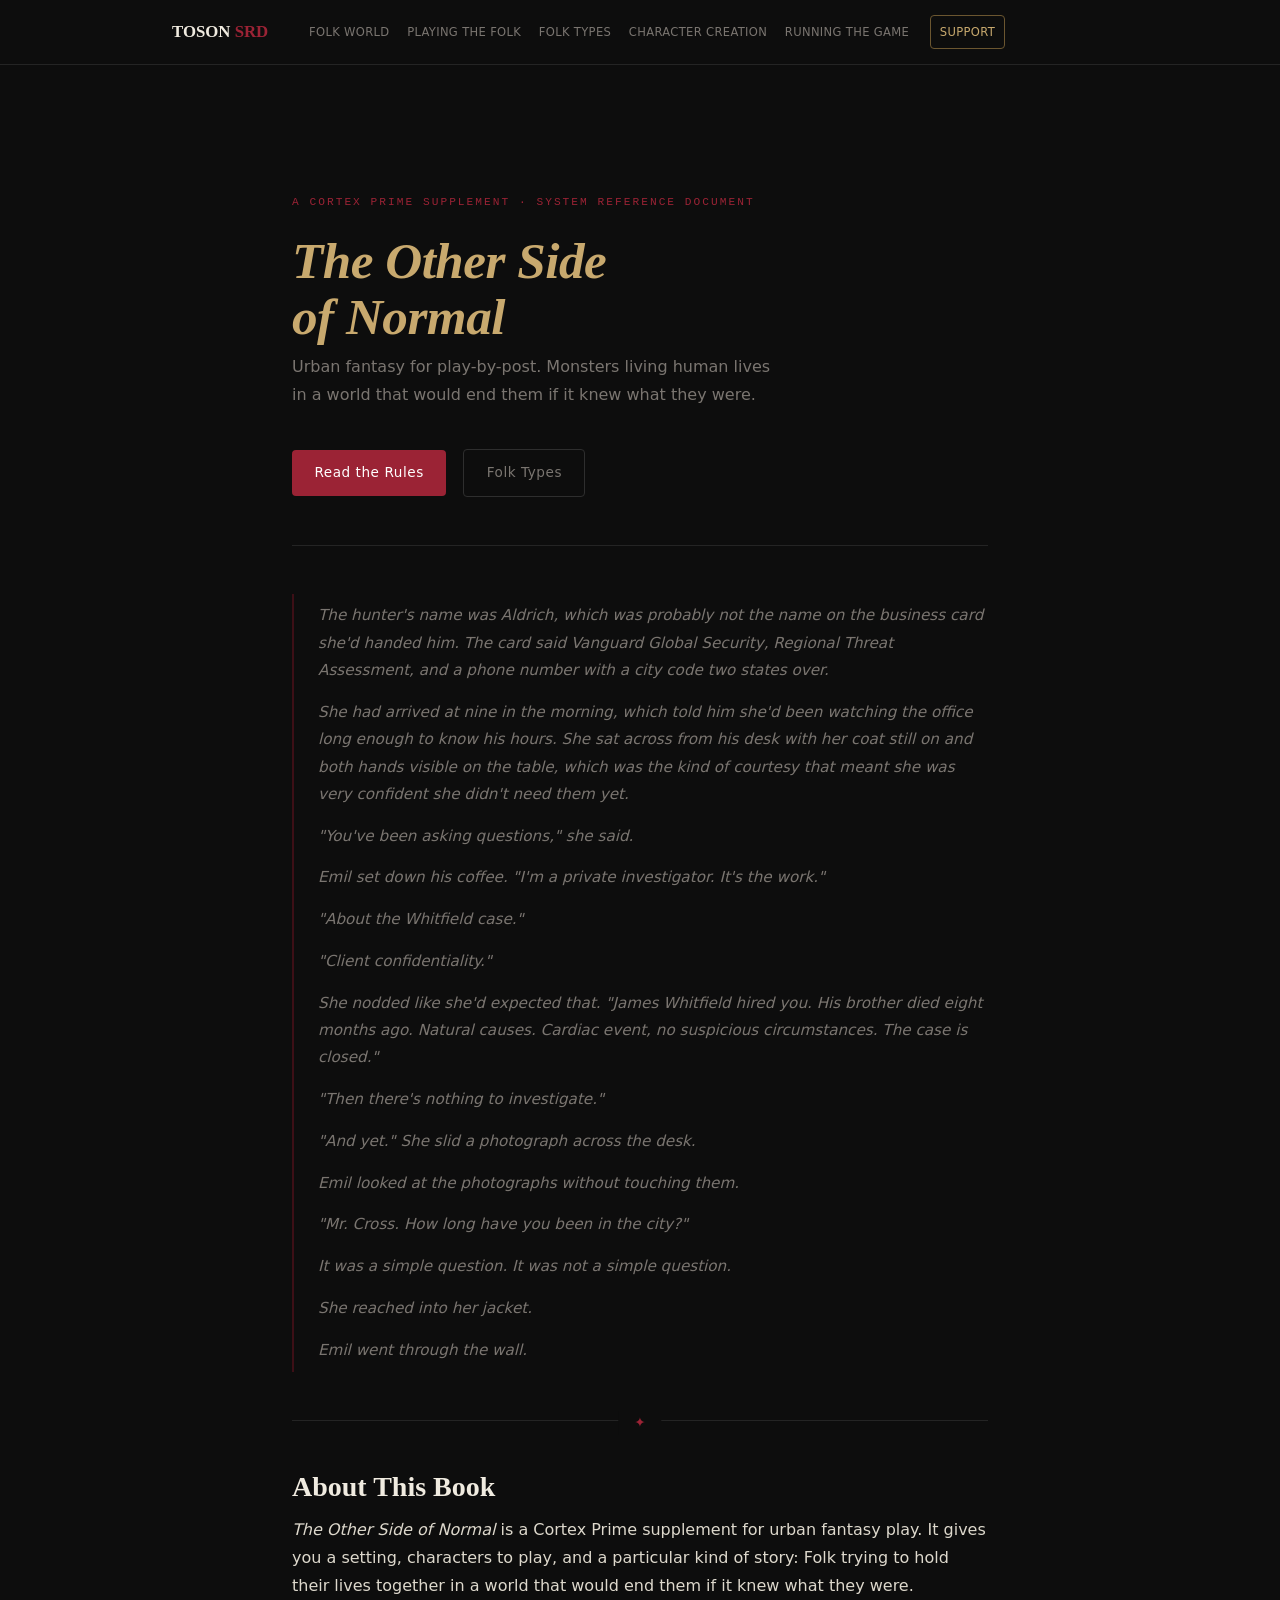
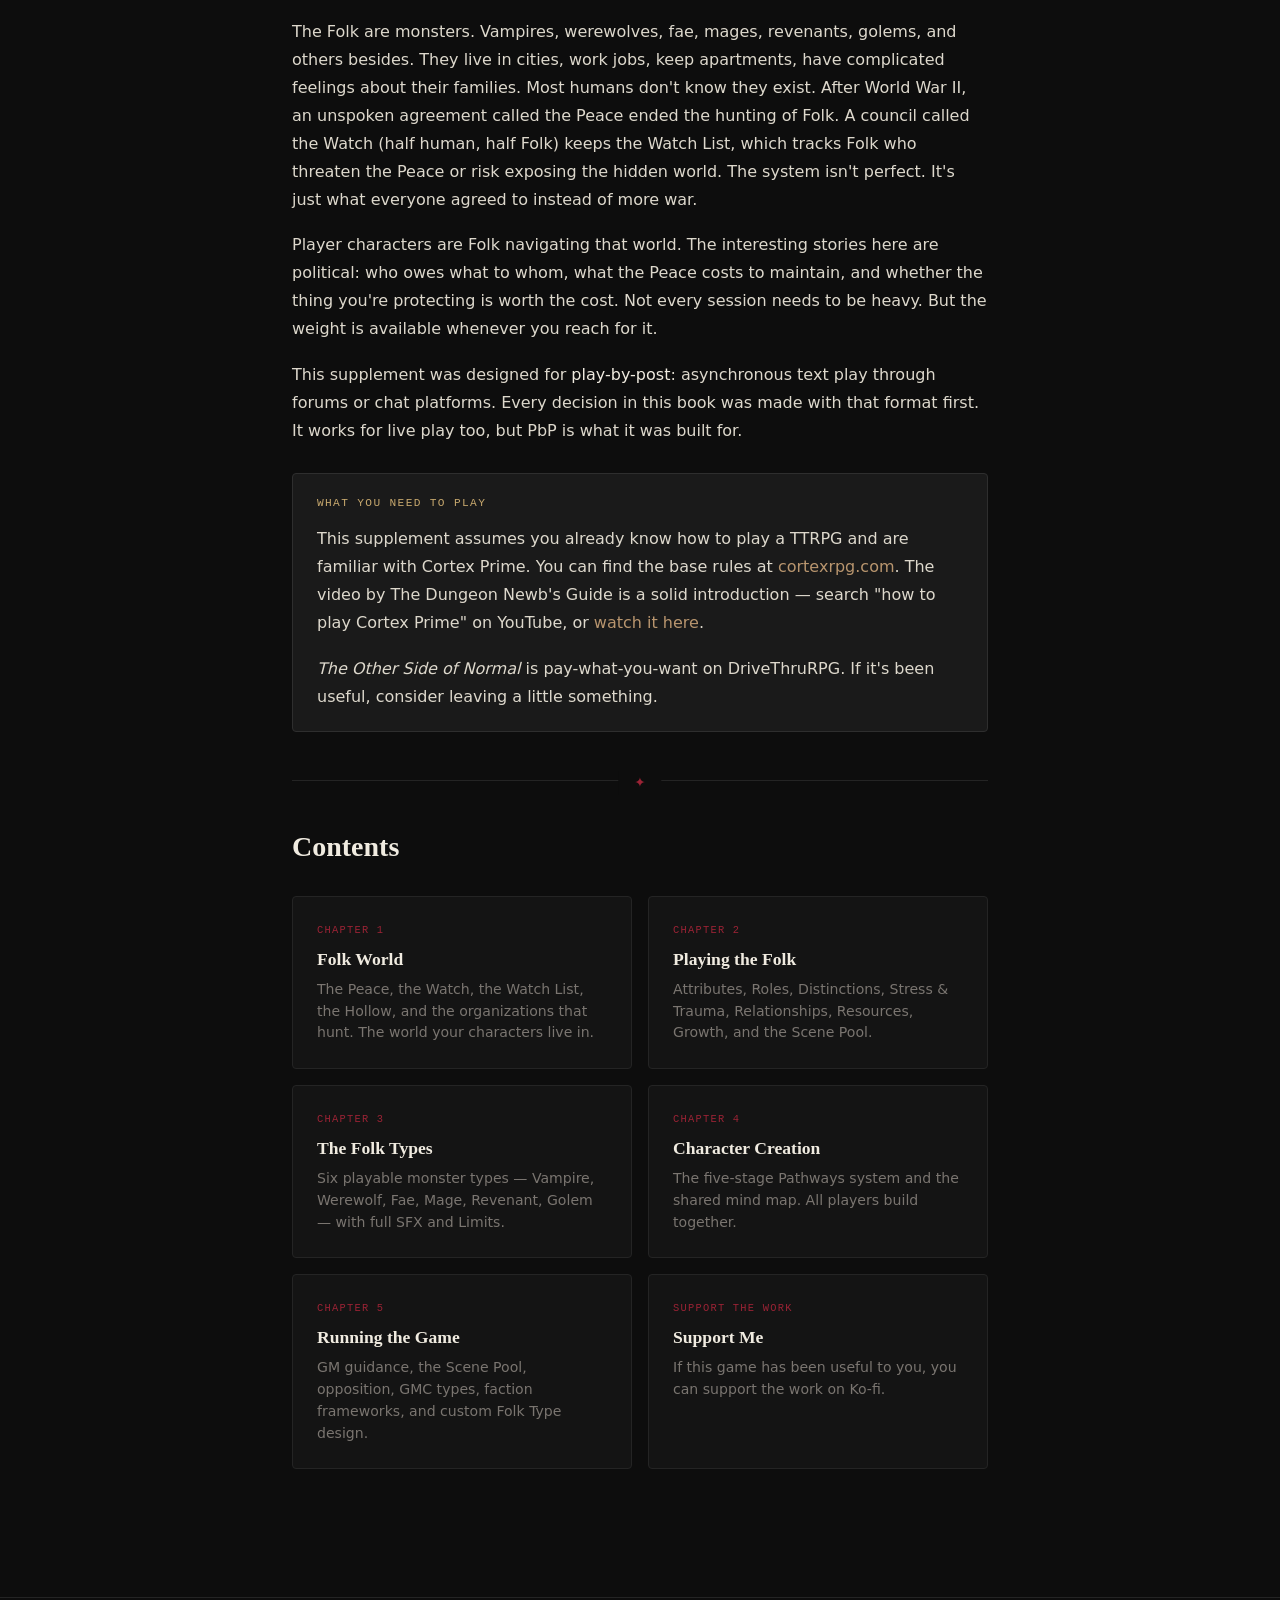
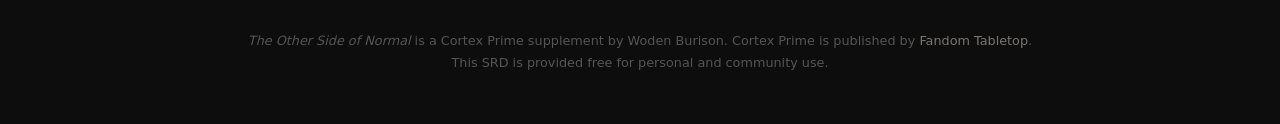
<file: index.html>
<!DOCTYPE html>
<html lang="en">
<head>
  <meta charset="UTF-8">
  <meta name="viewport" content="width=device-width, initial-scale=1.0">
  <title>The Other Side of Normal — SRD</title>
  <meta name="description" content="The free online rules reference for The Other Side of Normal, a Cortex Prime supplement for urban fantasy play.">
  <link rel="stylesheet" href="style.css">
</head>
<body>

<nav class="site-nav">
  <div class="nav-inner">
    <a class="nav-title" href="index.html">TOSON <span>SRD</span></a>
    <ul class="nav-links">
      <li><a href="folk-world.html">Folk World</a></li>
      <li><a href="playing.html">Playing the Folk</a></li>
      <li><a href="folk-types.html">Folk Types</a></li>
      <li><a href="character-creation.html">Character Creation</a></li>
      <li><a href="running.html">Running the Game</a></li>
      <li><a href="support.html" class="support-link">Support</a></li>
    </ul>
  </div>
</nav>

<main>
  <div class="page-wrapper">

    <div class="hero">
      <div class="hero-eyebrow">A Cortex Prime Supplement · System Reference Document</div>
      <h1><em>The Other Side<br>of Normal</em></h1>
      <p class="hero-subtitle">Urban fantasy for play-by-post. Monsters living human lives in a world that would end them if it knew what they were.</p>
      <a href="folk-world.html" class="hero-cta">Read the Rules</a>
      <a href="folk-types.html" class="hero-cta secondary">Folk Types</a>
    </div>

    <section class="section">
      <div class="fiction">
        <p>The hunter's name was Aldrich, which was probably not the name on the business card she'd handed him. The card said Vanguard Global Security, Regional Threat Assessment, and a phone number with a city code two states over.</p>
        <p>She had arrived at nine in the morning, which told him she'd been watching the office long enough to know his hours. She sat across from his desk with her coat still on and both hands visible on the table, which was the kind of courtesy that meant she was very confident she didn't need them yet.</p>
        <p>"You've been asking questions," she said.</p>
        <p>Emil set down his coffee. "I'm a private investigator. It's the work."</p>
        <p>"About the Whitfield case."</p>
        <p>"Client confidentiality."</p>
        <p>She nodded like she'd expected that. "James Whitfield hired you. His brother died eight months ago. Natural causes. Cardiac event, no suspicious circumstances. The case is closed."</p>
        <p>"Then there's nothing to investigate."</p>
        <p>"And yet." She slid a photograph across the desk.</p>
        <p>Emil looked at the photographs without touching them.</p>
        <p>"Mr. Cross. How long have you been in the city?"</p>
        <p>It was a simple question. It was not a simple question.</p>
        <p>She reached into her jacket.</p>
        <p>Emil went through the wall.</p>
      </div>

      <hr class="section-rule">

      <h2>About This Book</h2>

      <p><em>The Other Side of Normal</em> is a Cortex Prime supplement for urban fantasy play. It gives you a setting, characters to play, and a particular kind of story: Folk trying to hold their lives together in a world that would end them if it knew what they were.</p>

      <p>The Folk are monsters. Vampires, werewolves, fae, mages, revenants, golems, and others besides. They live in cities, work jobs, keep apartments, have complicated feelings about their families. Most humans don't know they exist. After World War II, an unspoken agreement called the Peace ended the hunting of Folk. A council called the Watch (half human, half Folk) keeps the Watch List, which tracks Folk who threaten the Peace or risk exposing the hidden world. The system isn't perfect. It's just what everyone agreed to instead of more war.</p>

      <p>Player characters are Folk navigating that world. The interesting stories here are political: who owes what to whom, what the Peace costs to maintain, and whether the thing you're protecting is worth the cost. Not every session needs to be heavy. But the weight is available whenever you reach for it.</p>

      <p>This supplement was designed for <strong>play-by-post</strong>: asynchronous text play through forums or chat platforms. Every decision in this book was made with that format first. It works for live play too, but PbP is what it was built for.</p>

      <div class="callout">
        <div class="callout-title">What You Need to Play</div>
        <p>This supplement assumes you already know how to play a TTRPG and are familiar with Cortex Prime. You can find the base rules at <a href="https://www.cortexrpg.com/compendium/cortex-prime-game-handbook" target="_blank" rel="noopener">cortexrpg.com</a>. The video by The Dungeon Newb's Guide is a solid introduction — search "how to play Cortex Prime" on YouTube, or <a href="https://youtu.be/K3Pnlgls97E?si=82YT9wQ2wCScwO5A" target="_blank" rel="noopener">watch it here</a>.</p>
        <p style="margin-bottom:0"><em>The Other Side of Normal</em> is pay-what-you-want on DriveThruRPG. If it's been useful, consider leaving a little something.</p>
      </div>
    </section>

    <hr class="section-rule">

    <section class="section">
      <h2>Contents</h2>
      <div class="section-cards">
        <a class="section-card" href="folk-world.html">
          <div class="card-eyebrow">Chapter 1</div>
          <h3>Folk World</h3>
          <p>The Peace, the Watch, the Watch List, the Hollow, and the organizations that hunt. The world your characters live in.</p>
        </a>
        <a class="section-card" href="playing.html">
          <div class="card-eyebrow">Chapter 2</div>
          <h3>Playing the Folk</h3>
          <p>Attributes, Roles, Distinctions, Stress & Trauma, Relationships, Resources, Growth, and the Scene Pool.</p>
        </a>
        <a class="section-card" href="folk-types.html">
          <div class="card-eyebrow">Chapter 3</div>
          <h3>The Folk Types</h3>
          <p>Six playable monster types — Vampire, Werewolf, Fae, Mage, Revenant, Golem — with full SFX and Limits.</p>
        </a>
        <a class="section-card" href="character-creation.html">
          <div class="card-eyebrow">Chapter 4</div>
          <h3>Character Creation</h3>
          <p>The five-stage Pathways system and the shared mind map. All players build together.</p>
        </a>
        <a class="section-card" href="running.html">
          <div class="card-eyebrow">Chapter 5</div>
          <h3>Running the Game</h3>
          <p>GM guidance, the Scene Pool, opposition, GMC types, faction frameworks, and custom Folk Type design.</p>
        </a>
        <a class="section-card" href="support.html">
          <div class="card-eyebrow">Support the Work</div>
          <h3>Support Me</h3>
          <p>If this game has been useful to you, you can support the work on Ko-fi.</p>
        </a>
      </div>
    </section>

  </div>
</main>

<footer>
  <p><em>The Other Side of Normal</em> is a Cortex Prime supplement by Woden Burison. Cortex Prime is published by <a href="https://www.cortexrpg.com" target="_blank" rel="noopener">Fandom Tabletop</a>.<br>
  This SRD is provided free for personal and community use.</p>
</footer>

</body>
</html>
</file>
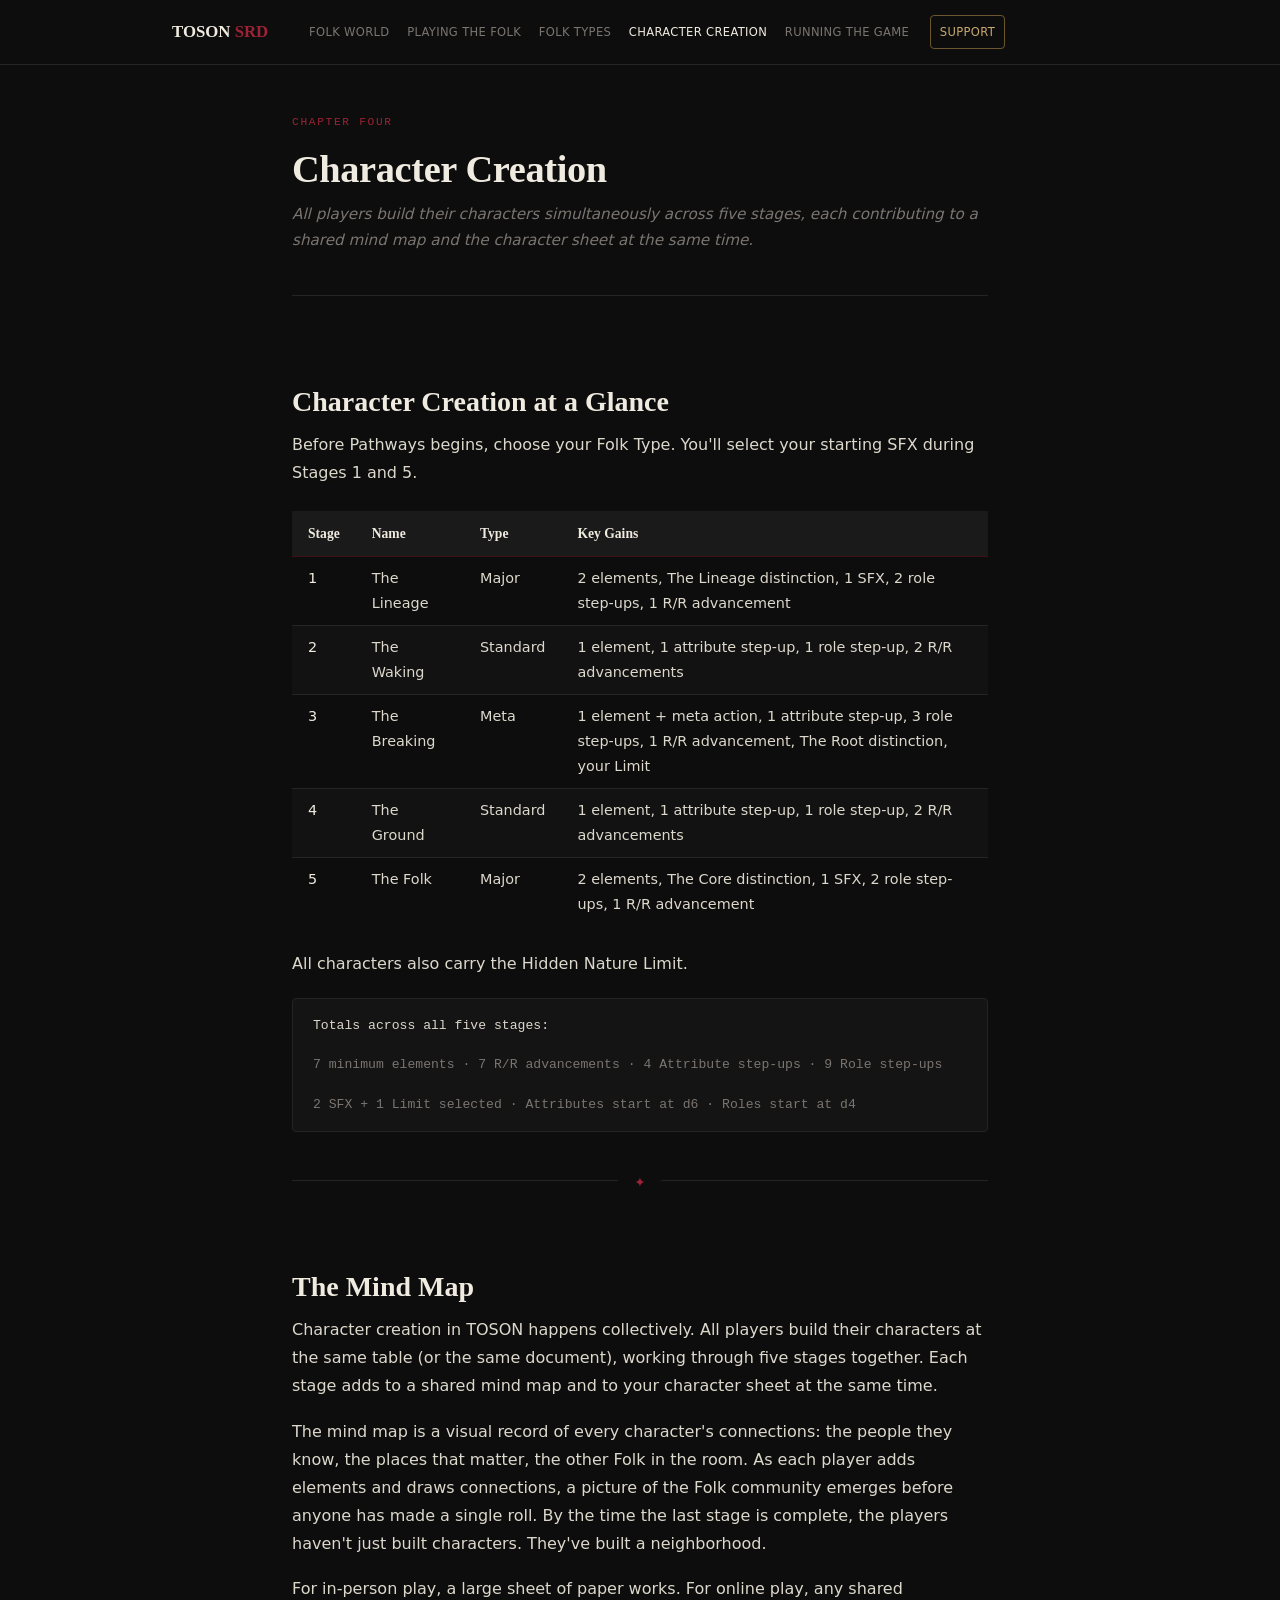
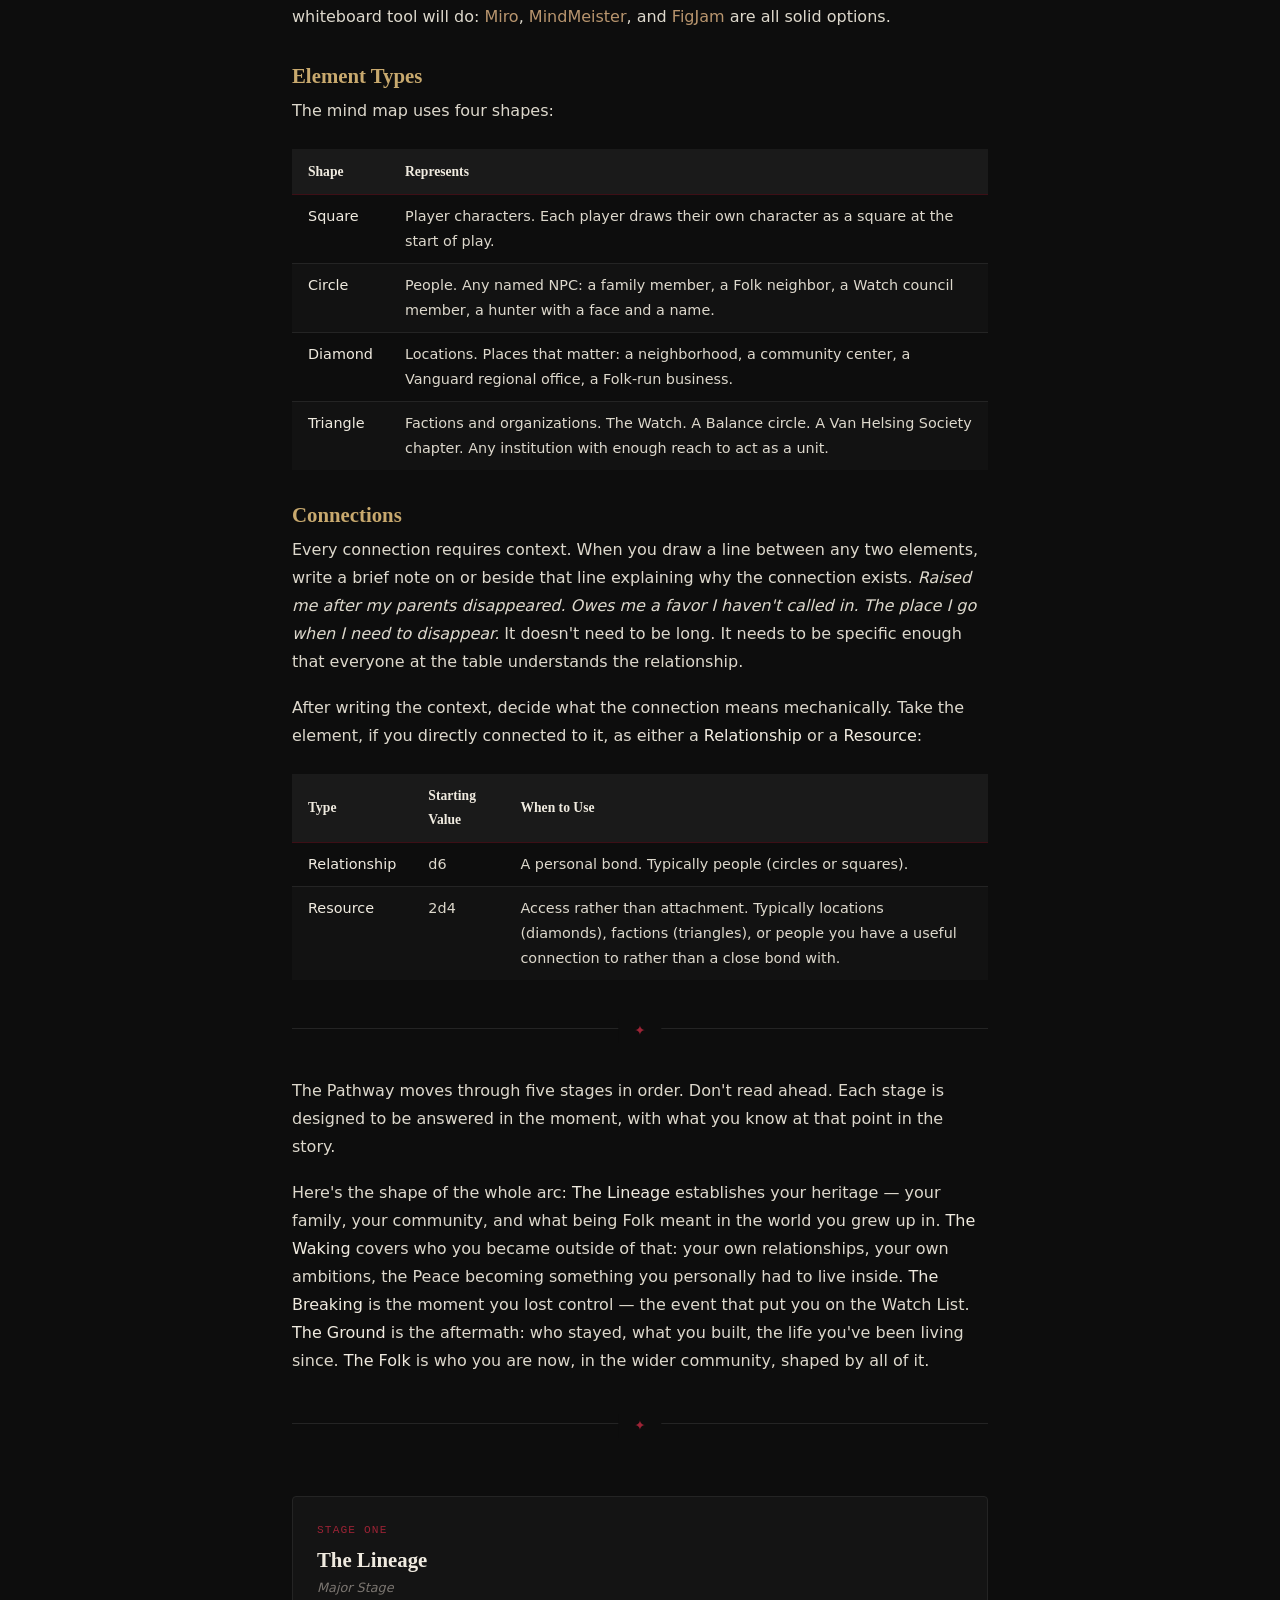
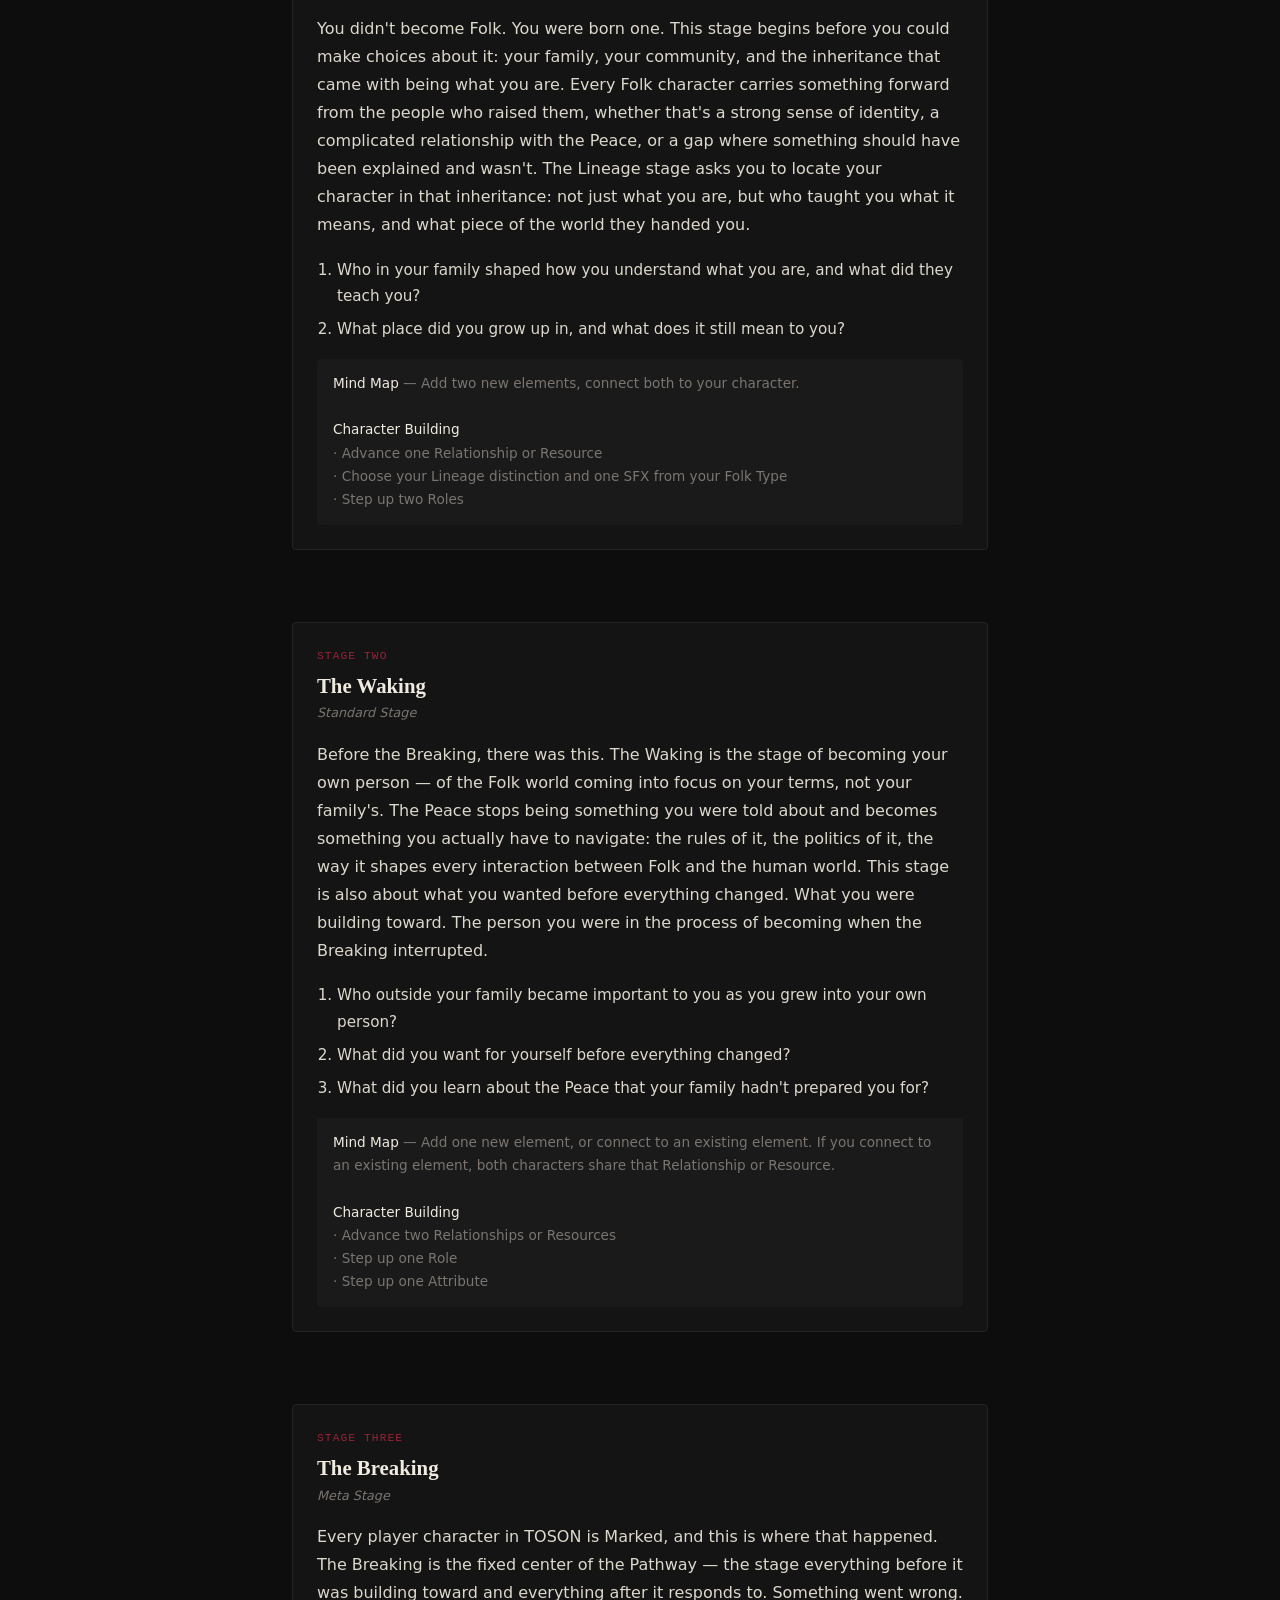
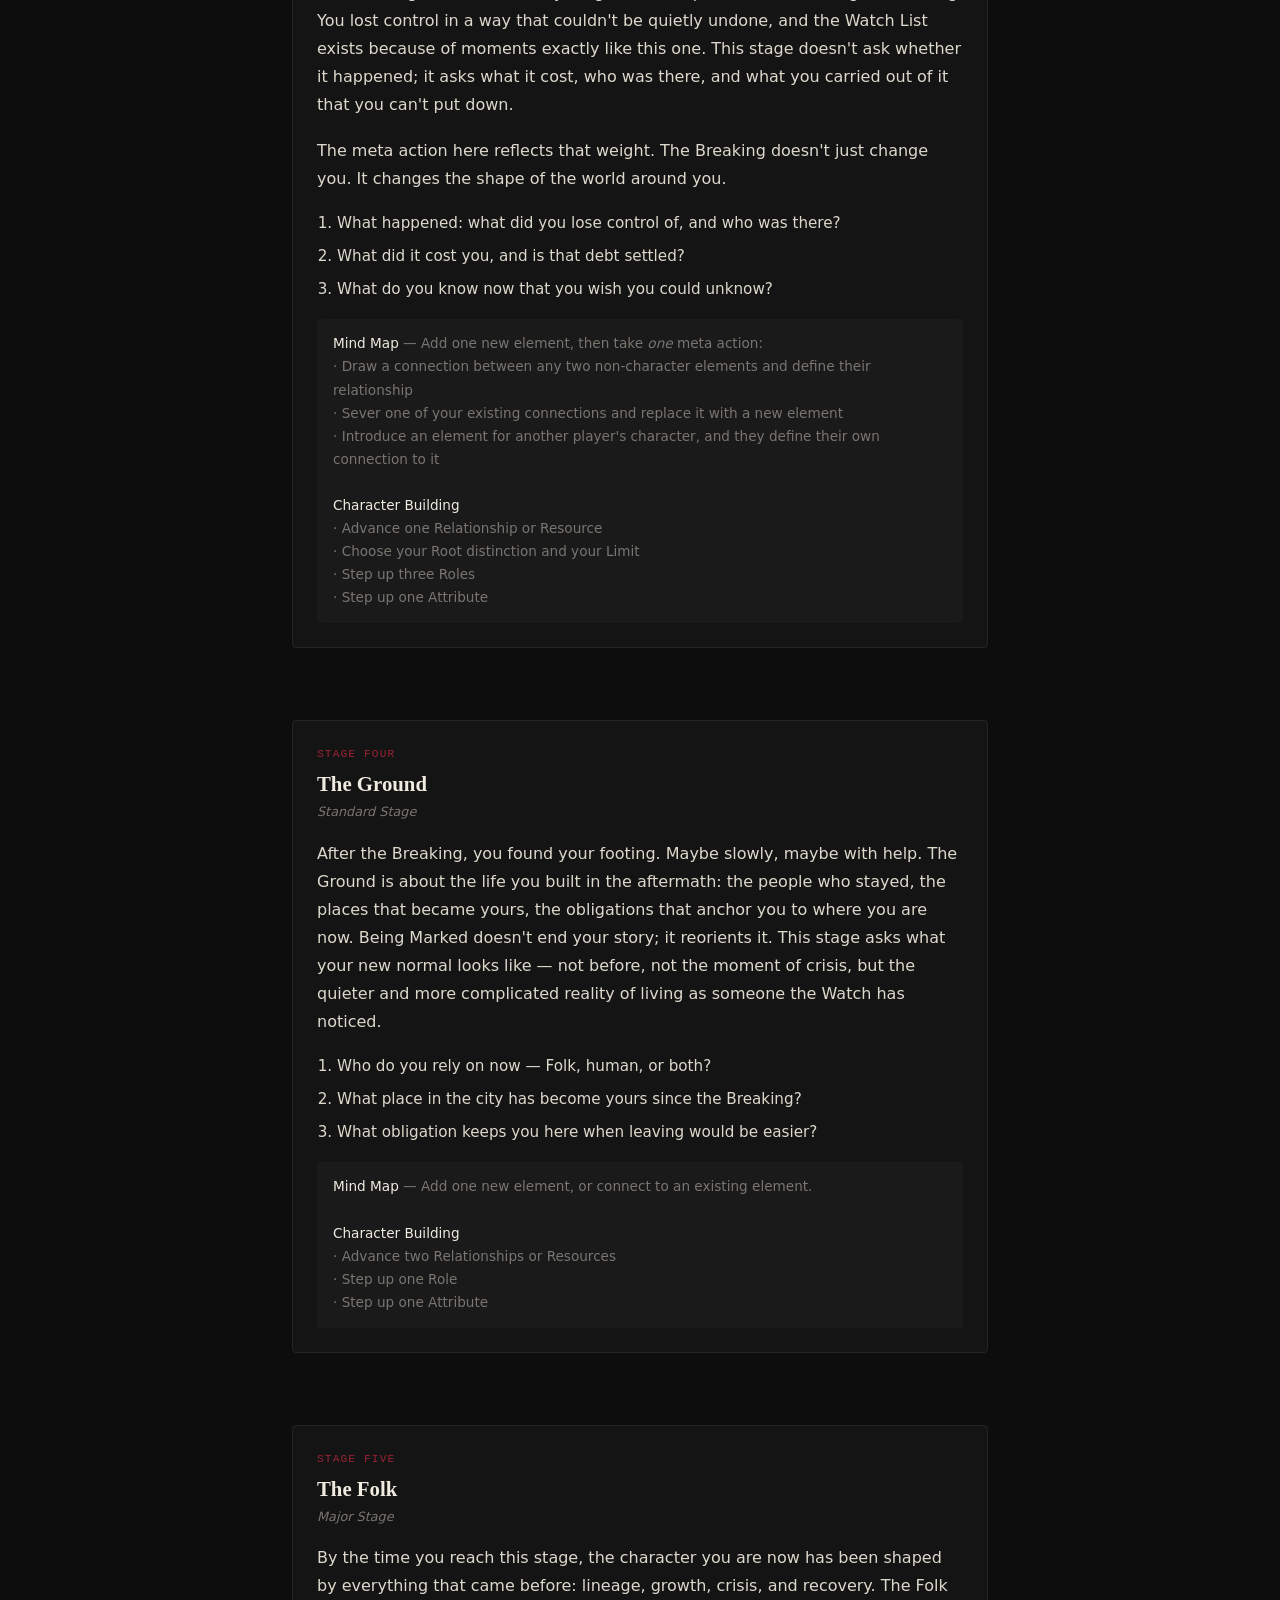
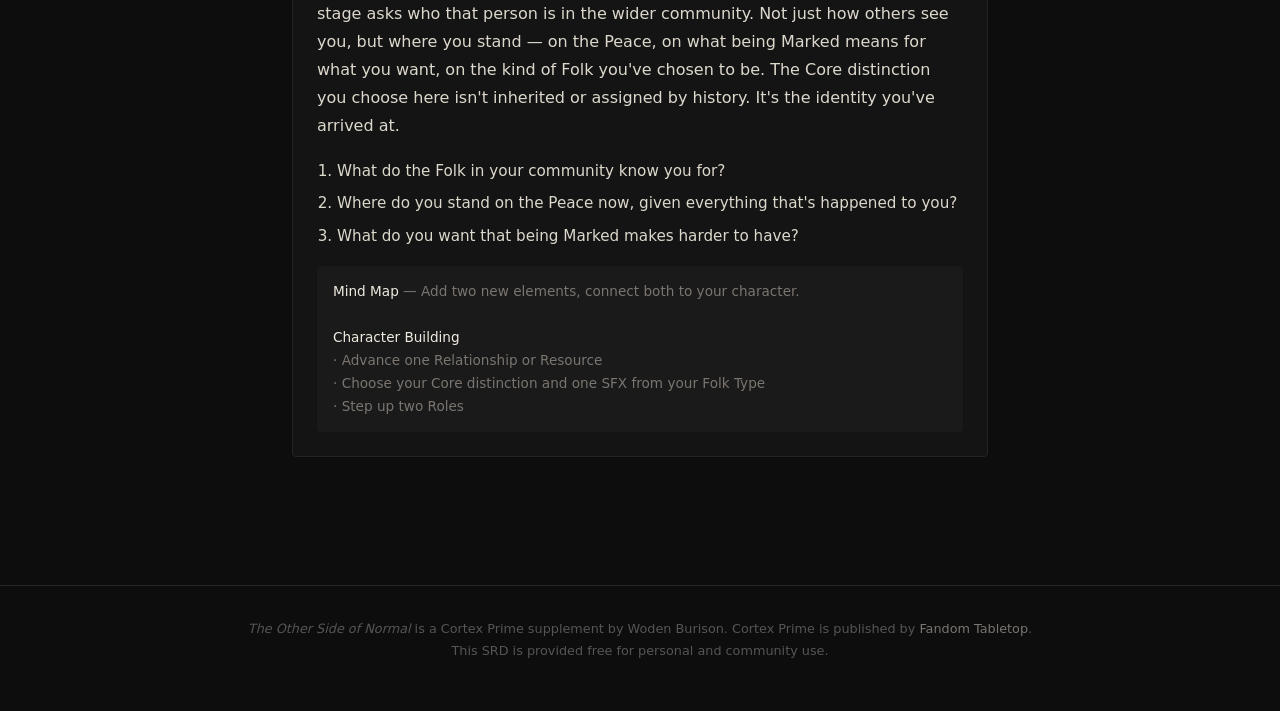
<file: character-creation.html>
<!DOCTYPE html>
<html lang="en">
<head>
  <meta charset="UTF-8">
  <meta name="viewport" content="width=device-width, initial-scale=1.0">
  <title>Character Creation — TOSON SRD</title>
  <meta name="description" content="The five-stage Pathways system and shared mind map for The Other Side of Normal.">
  <link rel="stylesheet" href="style.css">
</head>
<body>

<nav class="site-nav">
  <div class="nav-inner">
    <a class="nav-title" href="index.html">TOSON <span>SRD</span></a>
    <ul class="nav-links">
      <li><a href="folk-world.html">Folk World</a></li>
      <li><a href="playing.html">Playing the Folk</a></li>
      <li><a href="folk-types.html">Folk Types</a></li>
      <li><a href="character-creation.html" class="active">Character Creation</a></li>
      <li><a href="running.html">Running the Game</a></li>
      <li><a href="support.html" class="support-link">Support</a></li>
    </ul>
  </div>
</nav>

<main>
  <div class="page-wrapper">

    <header class="page-header">
      <div class="eyebrow">Chapter Four</div>
      <h1>Character Creation</h1>
      <p class="subtitle">All players build their characters simultaneously across five stages, each contributing to a shared mind map and the character sheet at the same time.</p>
    </header>

    <!-- AT A GLANCE -->
    <section class="section">
      <span id="at-a-glance" class="section-anchor"></span>
      <h2>Character Creation at a Glance</h2>

      <p>Before Pathways begins, choose your Folk Type. You'll select your starting SFX during Stages 1 and 5.</p>

      <div class="table-wrapper">
        <table>
          <thead>
            <tr>
              <th>Stage</th>
              <th>Name</th>
              <th>Type</th>
              <th>Key Gains</th>
            </tr>
          </thead>
          <tbody>
            <tr>
              <td><strong>1</strong></td>
              <td>The Lineage</td>
              <td>Major</td>
              <td>2 elements, The Lineage distinction, 1 SFX, 2 role step-ups, 1 R/R advancement</td>
            </tr>
            <tr>
              <td><strong>2</strong></td>
              <td>The Waking</td>
              <td>Standard</td>
              <td>1 element, 1 attribute step-up, 1 role step-up, 2 R/R advancements</td>
            </tr>
            <tr>
              <td><strong>3</strong></td>
              <td>The Breaking</td>
              <td>Meta</td>
              <td>1 element + meta action, 1 attribute step-up, 3 role step-ups, 1 R/R advancement, The Root distinction, your Limit</td>
            </tr>
            <tr>
              <td><strong>4</strong></td>
              <td>The Ground</td>
              <td>Standard</td>
              <td>1 element, 1 attribute step-up, 1 role step-up, 2 R/R advancements</td>
            </tr>
            <tr>
              <td><strong>5</strong></td>
              <td>The Folk</td>
              <td>Major</td>
              <td>2 elements, The Core distinction, 1 SFX, 2 role step-ups, 1 R/R advancement</td>
            </tr>
          </tbody>
        </table>
      </div>

      <p>All characters also carry the Hidden Nature Limit.</p>

      <div class="mechanic">
        <p><strong>Totals across all five stages:</strong></p>
        <p>7 minimum elements · 7 R/R advancements · 4 Attribute step-ups · 9 Role step-ups</p>
        <p style="margin-bottom:0">2 SFX + 1 Limit selected · Attributes start at d6 · Roles start at d4</p>
      </div>
    </section>

    <hr class="section-rule">

    <!-- THE MIND MAP -->
    <section class="section">
      <span id="mind-map" class="section-anchor"></span>
      <h2>The Mind Map</h2>
      <p>Character creation in TOSON happens collectively. All players build their characters at the same table (or the same document), working through five stages together. Each stage adds to a shared mind map and to your character sheet at the same time.</p>

      <p>The mind map is a visual record of every character's connections: the people they know, the places that matter, the other Folk in the room. As each player adds elements and draws connections, a picture of the Folk community emerges before anyone has made a single roll. By the time the last stage is complete, the players haven't just built characters. They've built a neighborhood.</p>

      <p>For in-person play, a large sheet of paper works. For online play, any shared whiteboard tool will do: <a href="https://miro.com" target="_blank" rel="noopener">Miro</a>, <a href="https://www.mindmeister.com" target="_blank" rel="noopener">MindMeister</a>, and <a href="https://www.figma.com/figjam/" target="_blank" rel="noopener">FigJam</a> are all solid options.</p>

      <h3>Element Types</h3>
      <p>The mind map uses four shapes:</p>

      <div class="table-wrapper">
        <table>
          <thead>
            <tr>
              <th>Shape</th>
              <th>Represents</th>
            </tr>
          </thead>
          <tbody>
            <tr>
              <td><strong>Square</strong></td>
              <td>Player characters. Each player draws their own character as a square at the start of play.</td>
            </tr>
            <tr>
              <td><strong>Circle</strong></td>
              <td>People. Any named NPC: a family member, a Folk neighbor, a Watch council member, a hunter with a face and a name.</td>
            </tr>
            <tr>
              <td><strong>Diamond</strong></td>
              <td>Locations. Places that matter: a neighborhood, a community center, a Vanguard regional office, a Folk-run business.</td>
            </tr>
            <tr>
              <td><strong>Triangle</strong></td>
              <td>Factions and organizations. The Watch. A Balance circle. A Van Helsing Society chapter. Any institution with enough reach to act as a unit.</td>
            </tr>
          </tbody>
        </table>
      </div>

      <h3>Connections</h3>
      <p>Every connection requires context. When you draw a line between any two elements, write a brief note on or beside that line explaining why the connection exists. <em>Raised me after my parents disappeared. Owes me a favor I haven't called in. The place I go when I need to disappear.</em> It doesn't need to be long. It needs to be specific enough that everyone at the table understands the relationship.</p>

      <p>After writing the context, decide what the connection means mechanically. Take the element, if you directly connected to it, as either a <strong>Relationship</strong> or a <strong>Resource</strong>:</p>

      <div class="table-wrapper">
        <table>
          <thead>
            <tr>
              <th>Type</th>
              <th>Starting Value</th>
              <th>When to Use</th>
            </tr>
          </thead>
          <tbody>
            <tr>
              <td><strong>Relationship</strong></td>
              <td>d6</td>
              <td>A personal bond. Typically people (circles or squares).</td>
            </tr>
            <tr>
              <td><strong>Resource</strong></td>
              <td>2d4</td>
              <td>Access rather than attachment. Typically locations (diamonds), factions (triangles), or people you have a useful connection to rather than a close bond with.</td>
            </tr>
          </tbody>
        </table>
      </div>

      <hr class="section-rule">

      <p>The Pathway moves through five stages in order. Don't read ahead. Each stage is designed to be answered in the moment, with what you know at that point in the story.</p>

      <p>Here's the shape of the whole arc: <strong>The Lineage</strong> establishes your heritage — your family, your community, and what being Folk meant in the world you grew up in. <strong>The Waking</strong> covers who you became outside of that: your own relationships, your own ambitions, the Peace becoming something you personally had to live inside. <strong>The Breaking</strong> is the moment you lost control — the event that put you on the Watch List. <strong>The Ground</strong> is the aftermath: who stayed, what you built, the life you've been living since. <strong>The Folk</strong> is who you are now, in the wider community, shaped by all of it.</p>
    </section>

    <hr class="section-rule">

    <!-- STAGE 1 -->
    <section class="section">
      <span id="stage-1" class="section-anchor"></span>

      <div class="pathway-stage">
        <div class="stage-label">Stage One</div>
        <h3>The Lineage</h3>
        <div class="stage-type">Major Stage</div>
        <p>You didn't become Folk. You were born one. This stage begins before you could make choices about it: your family, your community, and the inheritance that came with being what you are. Every Folk character carries something forward from the people who raised them, whether that's a strong sense of identity, a complicated relationship with the Peace, or a gap where something should have been explained and wasn't. The Lineage stage asks you to locate your character in that inheritance: not just what you are, but who taught you what it means, and what piece of the world they handed you.</p>

        <ol>
          <li>Who in your family shaped how you understand what you are, and what did they teach you?</li>
          <li>What place did you grow up in, and what does it still mean to you?</li>
        </ol>

        <div class="pathway-mechanics">
          <strong>Mind Map</strong> — Add two new elements, connect both to your character.<br><br>
          <strong>Character Building</strong><br>
          · Advance one Relationship or Resource<br>
          · Choose your Lineage distinction and one SFX from your Folk Type<br>
          · Step up two Roles
        </div>
      </div>
    </section>

    <!-- STAGE 2 -->
    <section class="section">
      <span id="stage-2" class="section-anchor"></span>

      <div class="pathway-stage">
        <div class="stage-label">Stage Two</div>
        <h3>The Waking</h3>
        <div class="stage-type">Standard Stage</div>
        <p>Before the Breaking, there was this. The Waking is the stage of becoming your own person — of the Folk world coming into focus on your terms, not your family's. The Peace stops being something you were told about and becomes something you actually have to navigate: the rules of it, the politics of it, the way it shapes every interaction between Folk and the human world. This stage is also about what you wanted before everything changed. What you were building toward. The person you were in the process of becoming when the Breaking interrupted.</p>

        <ol>
          <li>Who outside your family became important to you as you grew into your own person?</li>
          <li>What did you want for yourself before everything changed?</li>
          <li>What did you learn about the Peace that your family hadn't prepared you for?</li>
        </ol>

        <div class="pathway-mechanics">
          <strong>Mind Map</strong> — Add one new element, or connect to an existing element. If you connect to an existing element, both characters share that Relationship or Resource.<br><br>
          <strong>Character Building</strong><br>
          · Advance two Relationships or Resources<br>
          · Step up one Role<br>
          · Step up one Attribute
        </div>
      </div>
    </section>

    <!-- STAGE 3 -->
    <section class="section">
      <span id="stage-3" class="section-anchor"></span>

      <div class="pathway-stage">
        <div class="stage-label">Stage Three</div>
        <h3>The Breaking</h3>
        <div class="stage-type">Meta Stage</div>
        <p>Every player character in TOSON is Marked, and this is where that happened. The Breaking is the fixed center of the Pathway — the stage everything before it was building toward and everything after it responds to. Something went wrong. You lost control in a way that couldn't be quietly undone, and the Watch List exists because of moments exactly like this one. This stage doesn't ask whether it happened; it asks what it cost, who was there, and what you carried out of it that you can't put down.</p>
        <p>The meta action here reflects that weight. The Breaking doesn't just change you. It changes the shape of the world around you.</p>

        <ol>
          <li>What happened: what did you lose control of, and who was there?</li>
          <li>What did it cost you, and is that debt settled?</li>
          <li>What do you know now that you wish you could unknow?</li>
        </ol>

        <div class="pathway-mechanics">
          <strong>Mind Map</strong> — Add one new element, then take <em>one</em> meta action:<br>
          · Draw a connection between any two non-character elements and define their relationship<br>
          · Sever one of your existing connections and replace it with a new element<br>
          · Introduce an element for another player's character, and they define their own connection to it<br><br>
          <strong>Character Building</strong><br>
          · Advance one Relationship or Resource<br>
          · Choose your Root distinction and your Limit<br>
          · Step up three Roles<br>
          · Step up one Attribute
        </div>
      </div>
    </section>

    <!-- STAGE 4 -->
    <section class="section">
      <span id="stage-4" class="section-anchor"></span>

      <div class="pathway-stage">
        <div class="stage-label">Stage Four</div>
        <h3>The Ground</h3>
        <div class="stage-type">Standard Stage</div>
        <p>After the Breaking, you found your footing. Maybe slowly, maybe with help. The Ground is about the life you built in the aftermath: the people who stayed, the places that became yours, the obligations that anchor you to where you are now. Being Marked doesn't end your story; it reorients it. This stage asks what your new normal looks like — not before, not the moment of crisis, but the quieter and more complicated reality of living as someone the Watch has noticed.</p>

        <ol>
          <li>Who do you rely on now — Folk, human, or both?</li>
          <li>What place in the city has become yours since the Breaking?</li>
          <li>What obligation keeps you here when leaving would be easier?</li>
        </ol>

        <div class="pathway-mechanics">
          <strong>Mind Map</strong> — Add one new element, or connect to an existing element.<br><br>
          <strong>Character Building</strong><br>
          · Advance two Relationships or Resources<br>
          · Step up one Role<br>
          · Step up one Attribute
        </div>
      </div>
    </section>

    <!-- STAGE 5 -->
    <section class="section">
      <span id="stage-5" class="section-anchor"></span>

      <div class="pathway-stage">
        <div class="stage-label">Stage Five</div>
        <h3>The Folk</h3>
        <div class="stage-type">Major Stage</div>
        <p>By the time you reach this stage, the character you are now has been shaped by everything that came before: lineage, growth, crisis, and recovery. The Folk stage asks who that person is in the wider community. Not just how others see you, but where you stand — on the Peace, on what being Marked means for what you want, on the kind of Folk you've chosen to be. The Core distinction you choose here isn't inherited or assigned by history. It's the identity you've arrived at.</p>

        <ol>
          <li>What do the Folk in your community know you for?</li>
          <li>Where do you stand on the Peace now, given everything that's happened to you?</li>
          <li>What do you want that being Marked makes harder to have?</li>
        </ol>

        <div class="pathway-mechanics">
          <strong>Mind Map</strong> — Add two new elements, connect both to your character.<br><br>
          <strong>Character Building</strong><br>
          · Advance one Relationship or Resource<br>
          · Choose your Core distinction and one SFX from your Folk Type<br>
          · Step up two Roles
        </div>
      </div>
    </section>

  </div>
</main>

<footer>
  <p><em>The Other Side of Normal</em> is a Cortex Prime supplement by Woden Burison. Cortex Prime is published by <a href="https://www.cortexrpg.com" target="_blank" rel="noopener">Fandom Tabletop</a>.<br>
  This SRD is provided free for personal and community use.</p>
</footer>

</body>
</html>
</file>
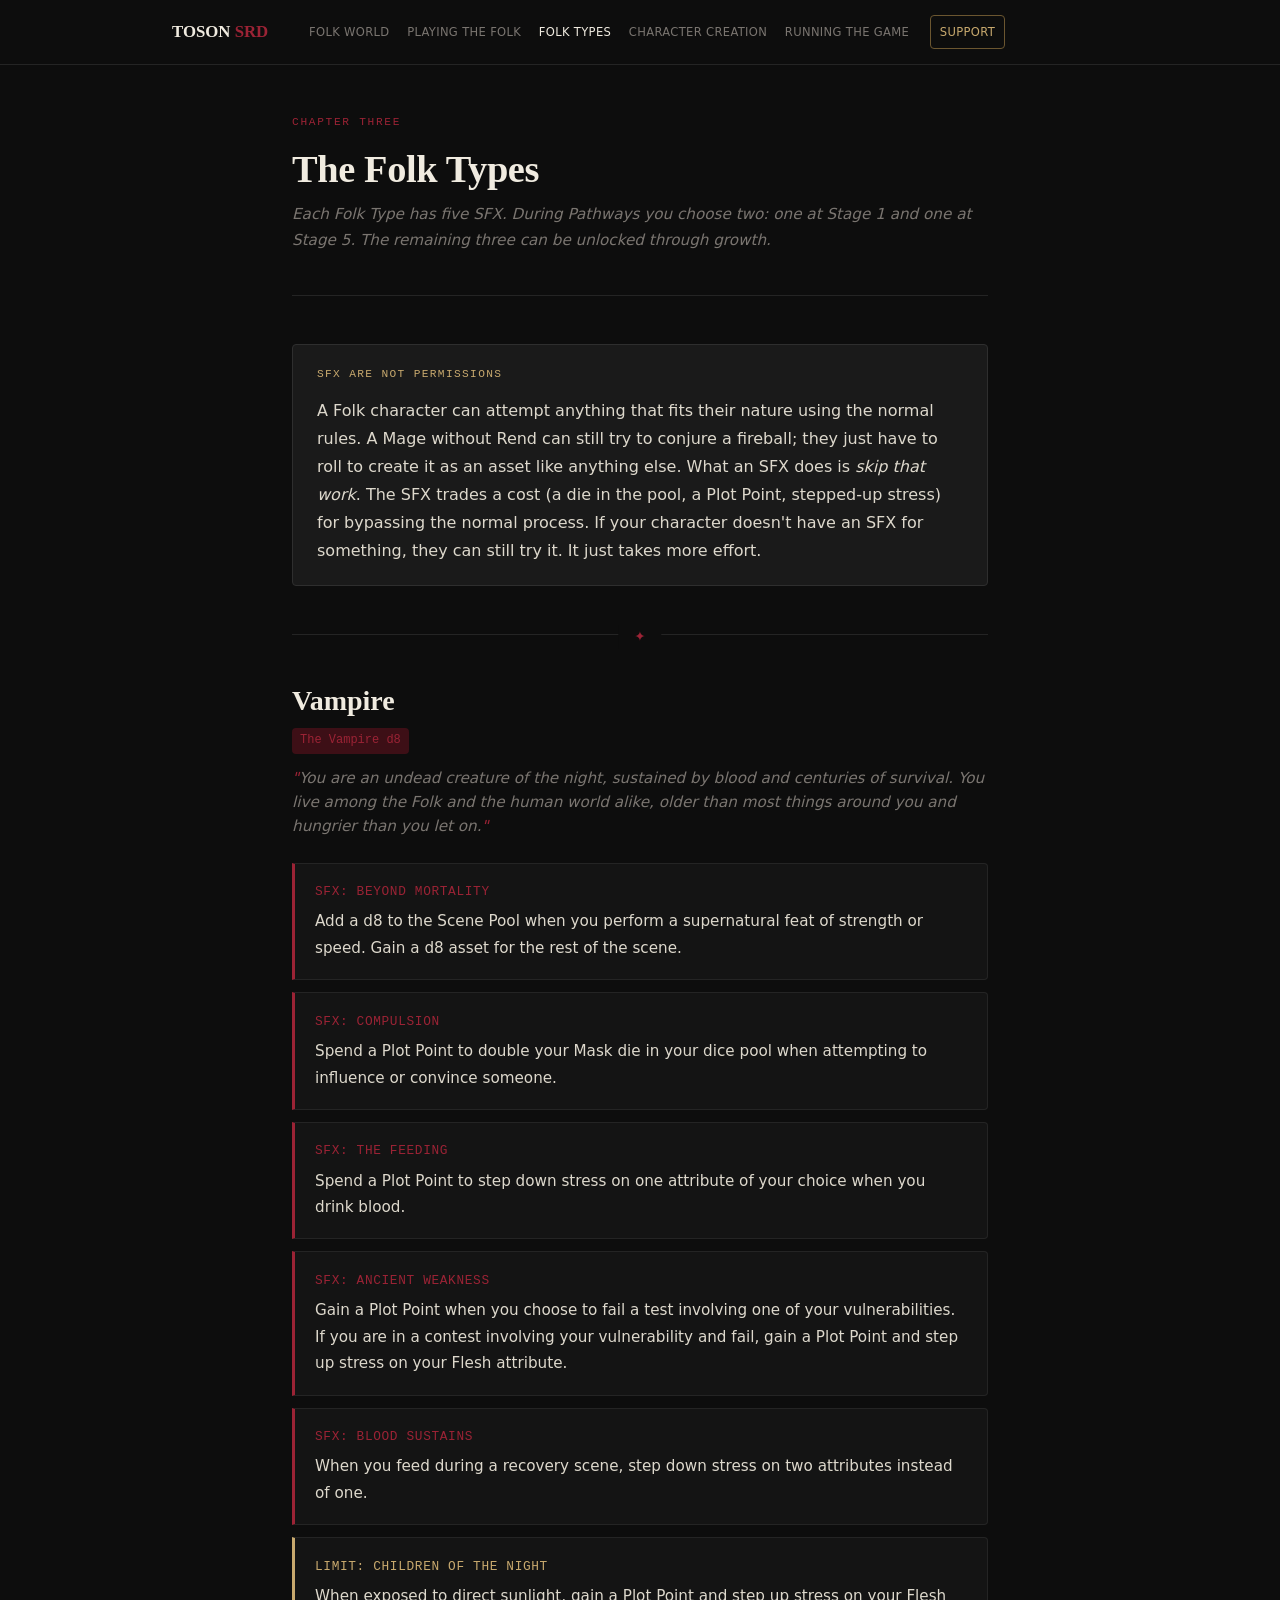
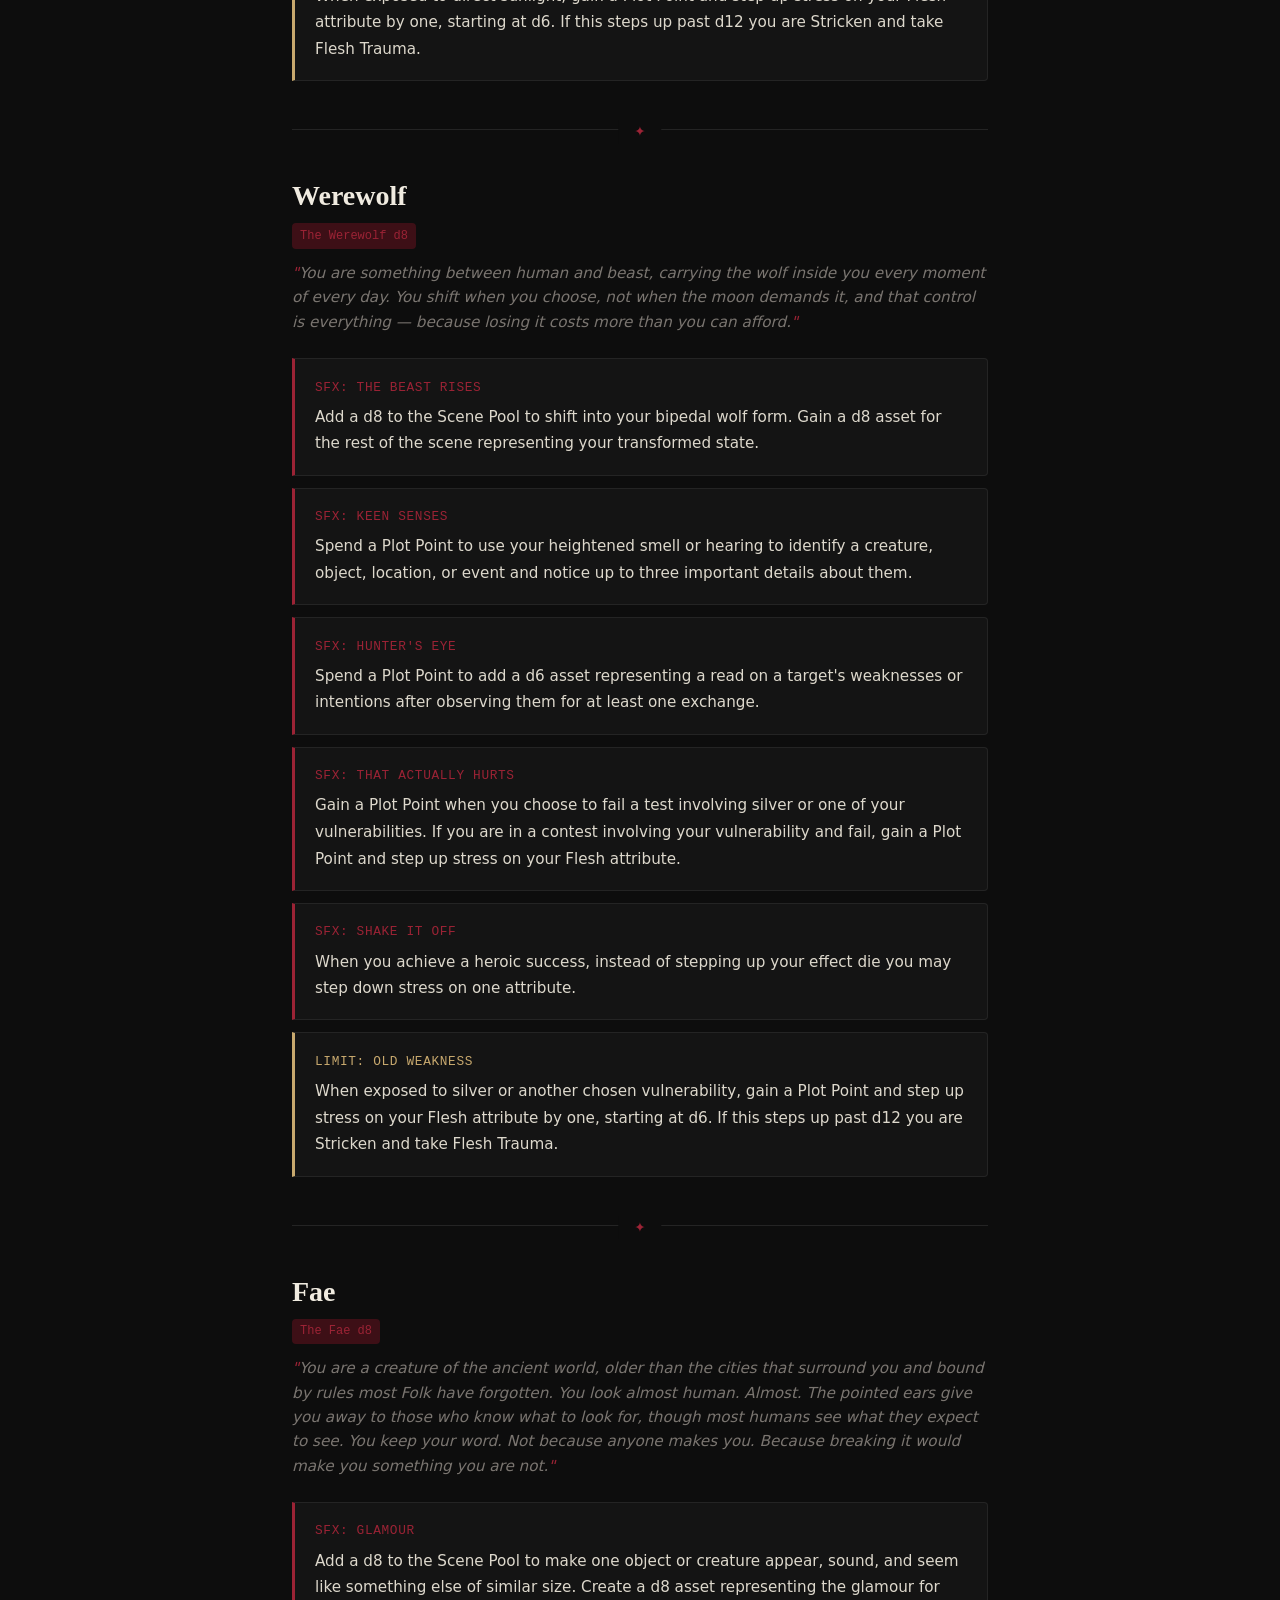
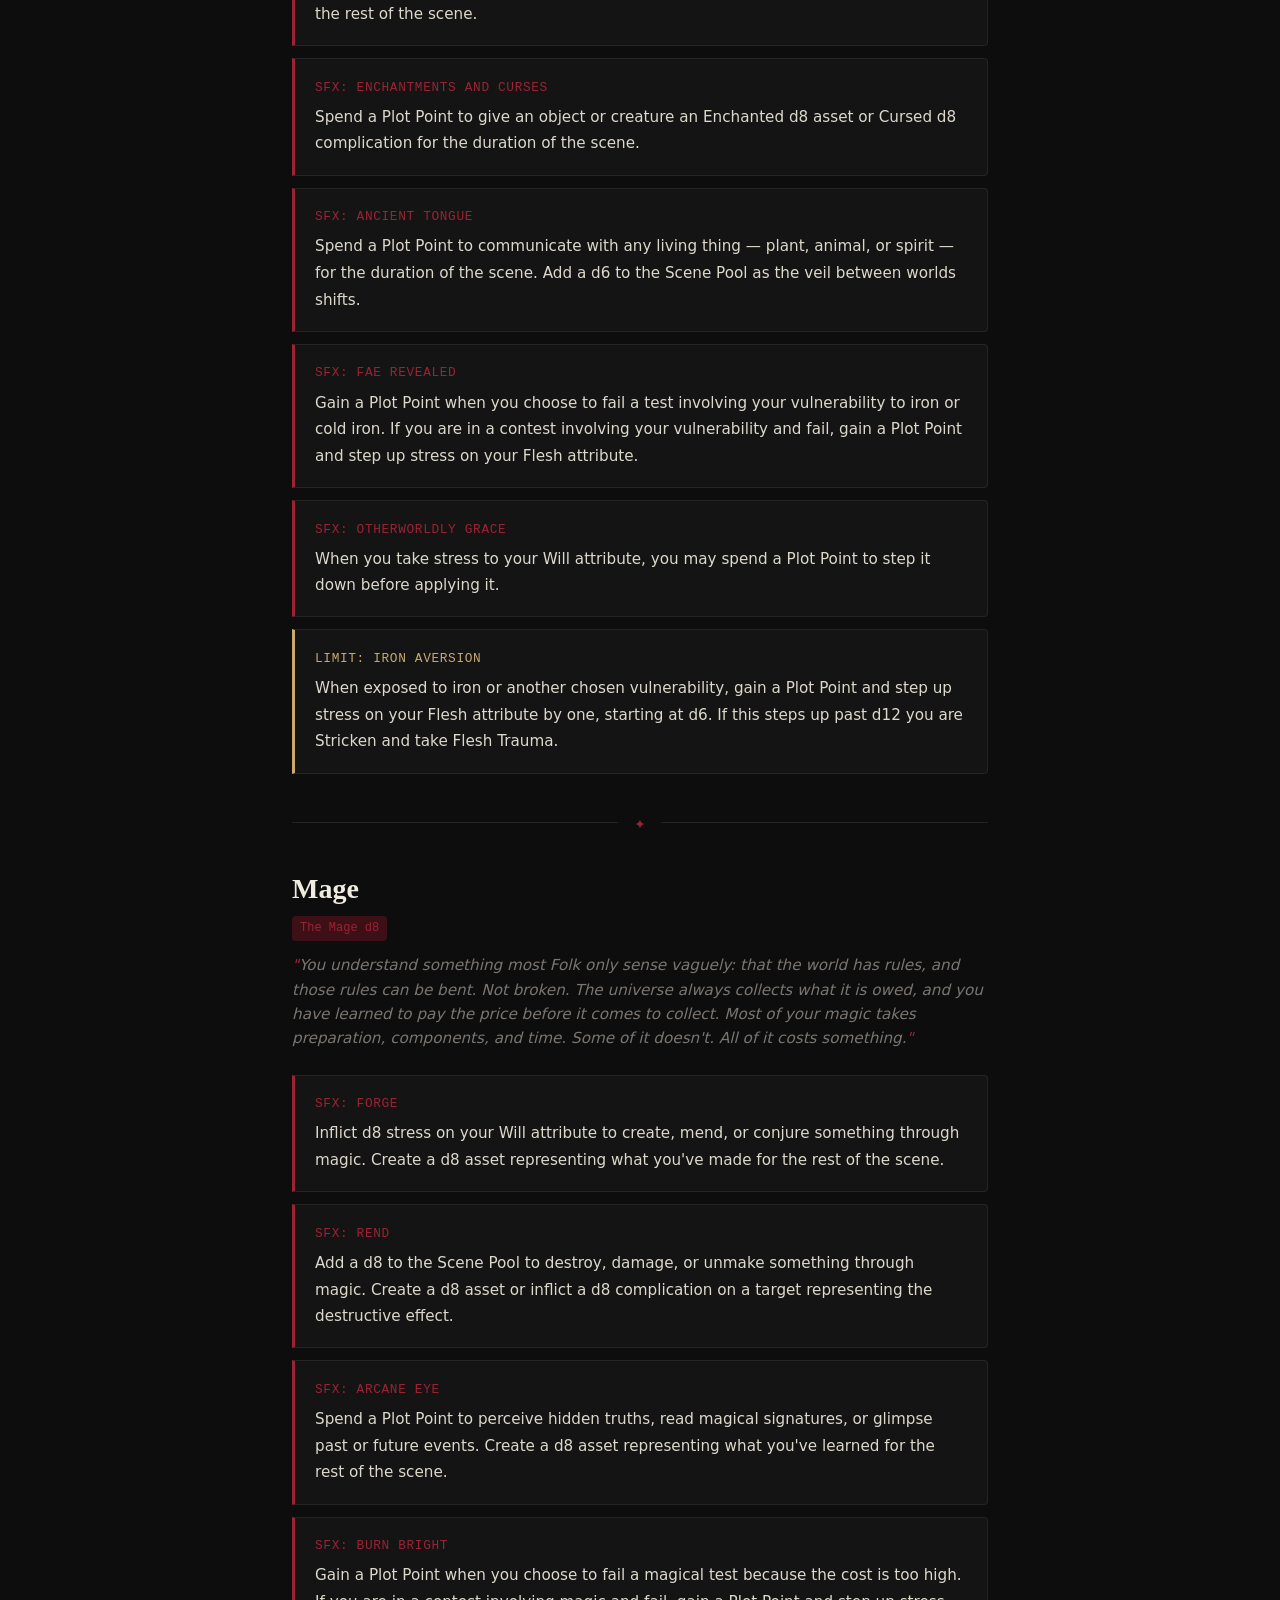
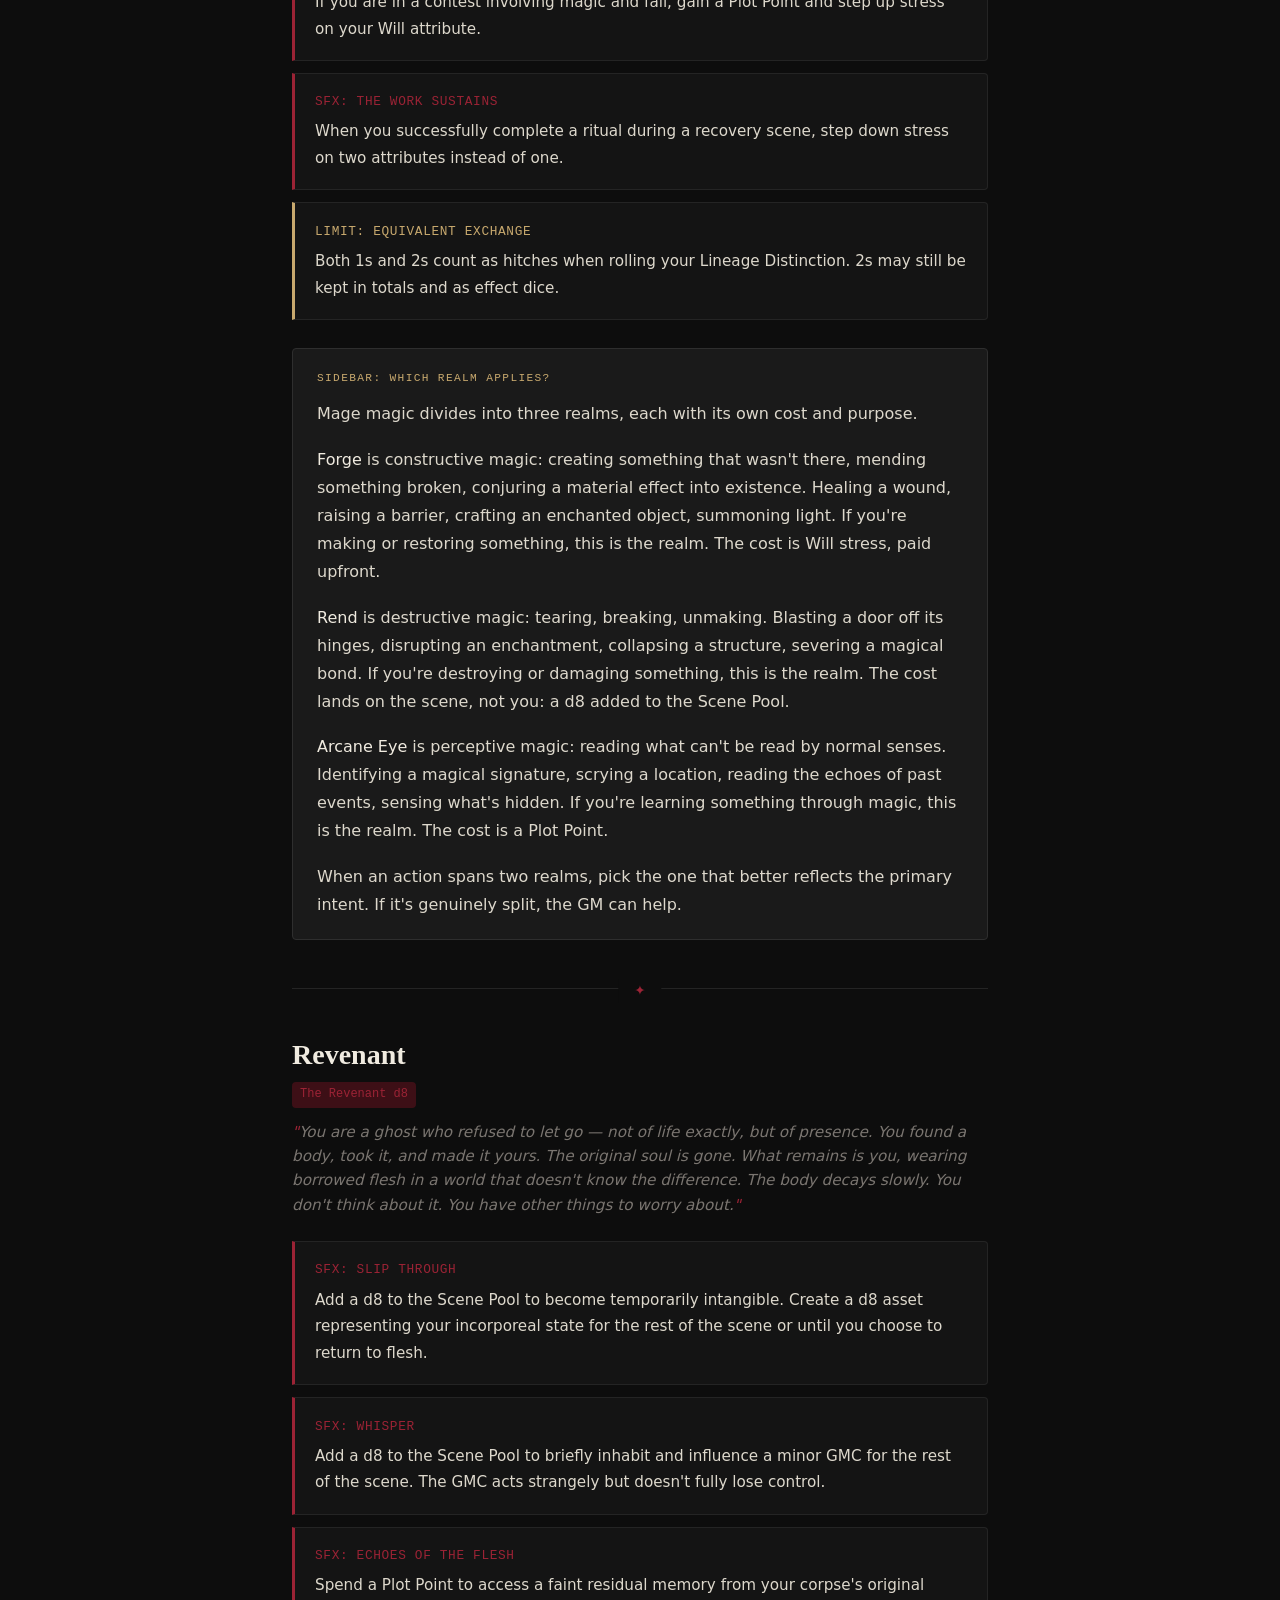
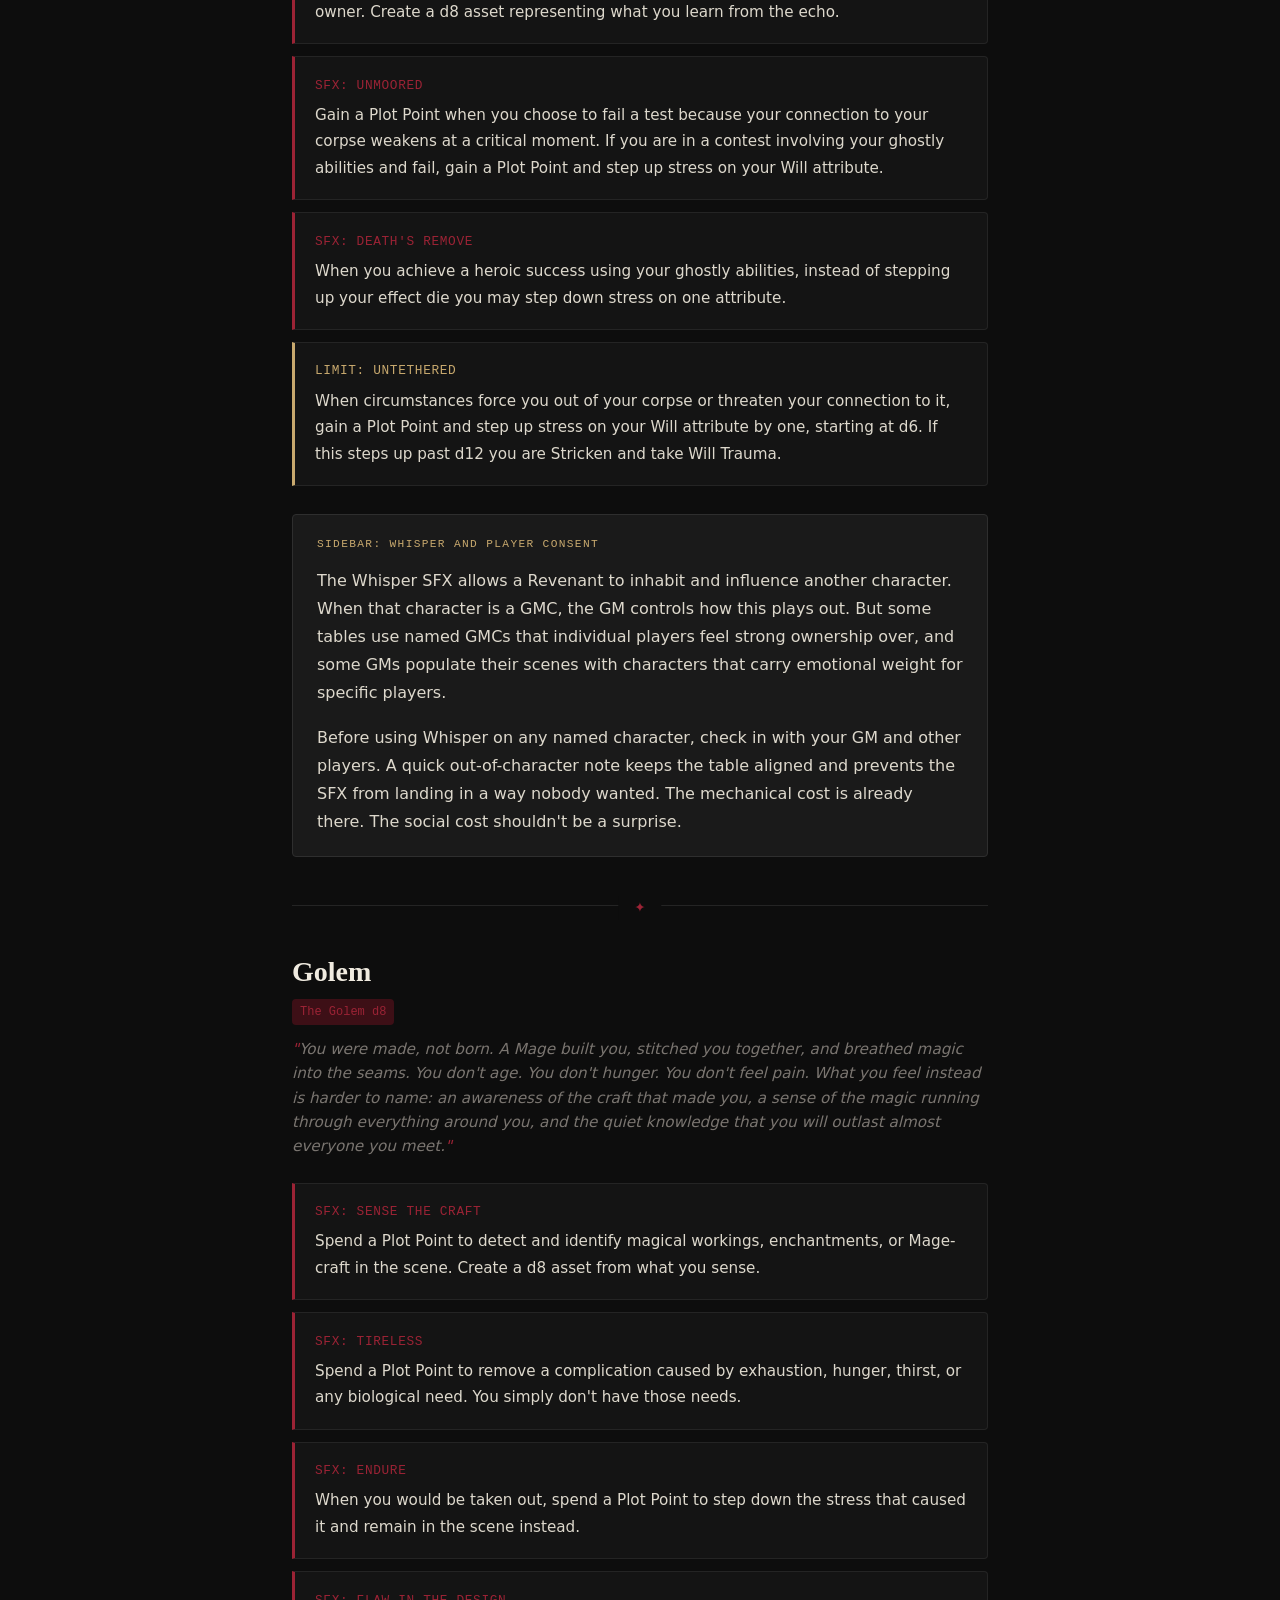
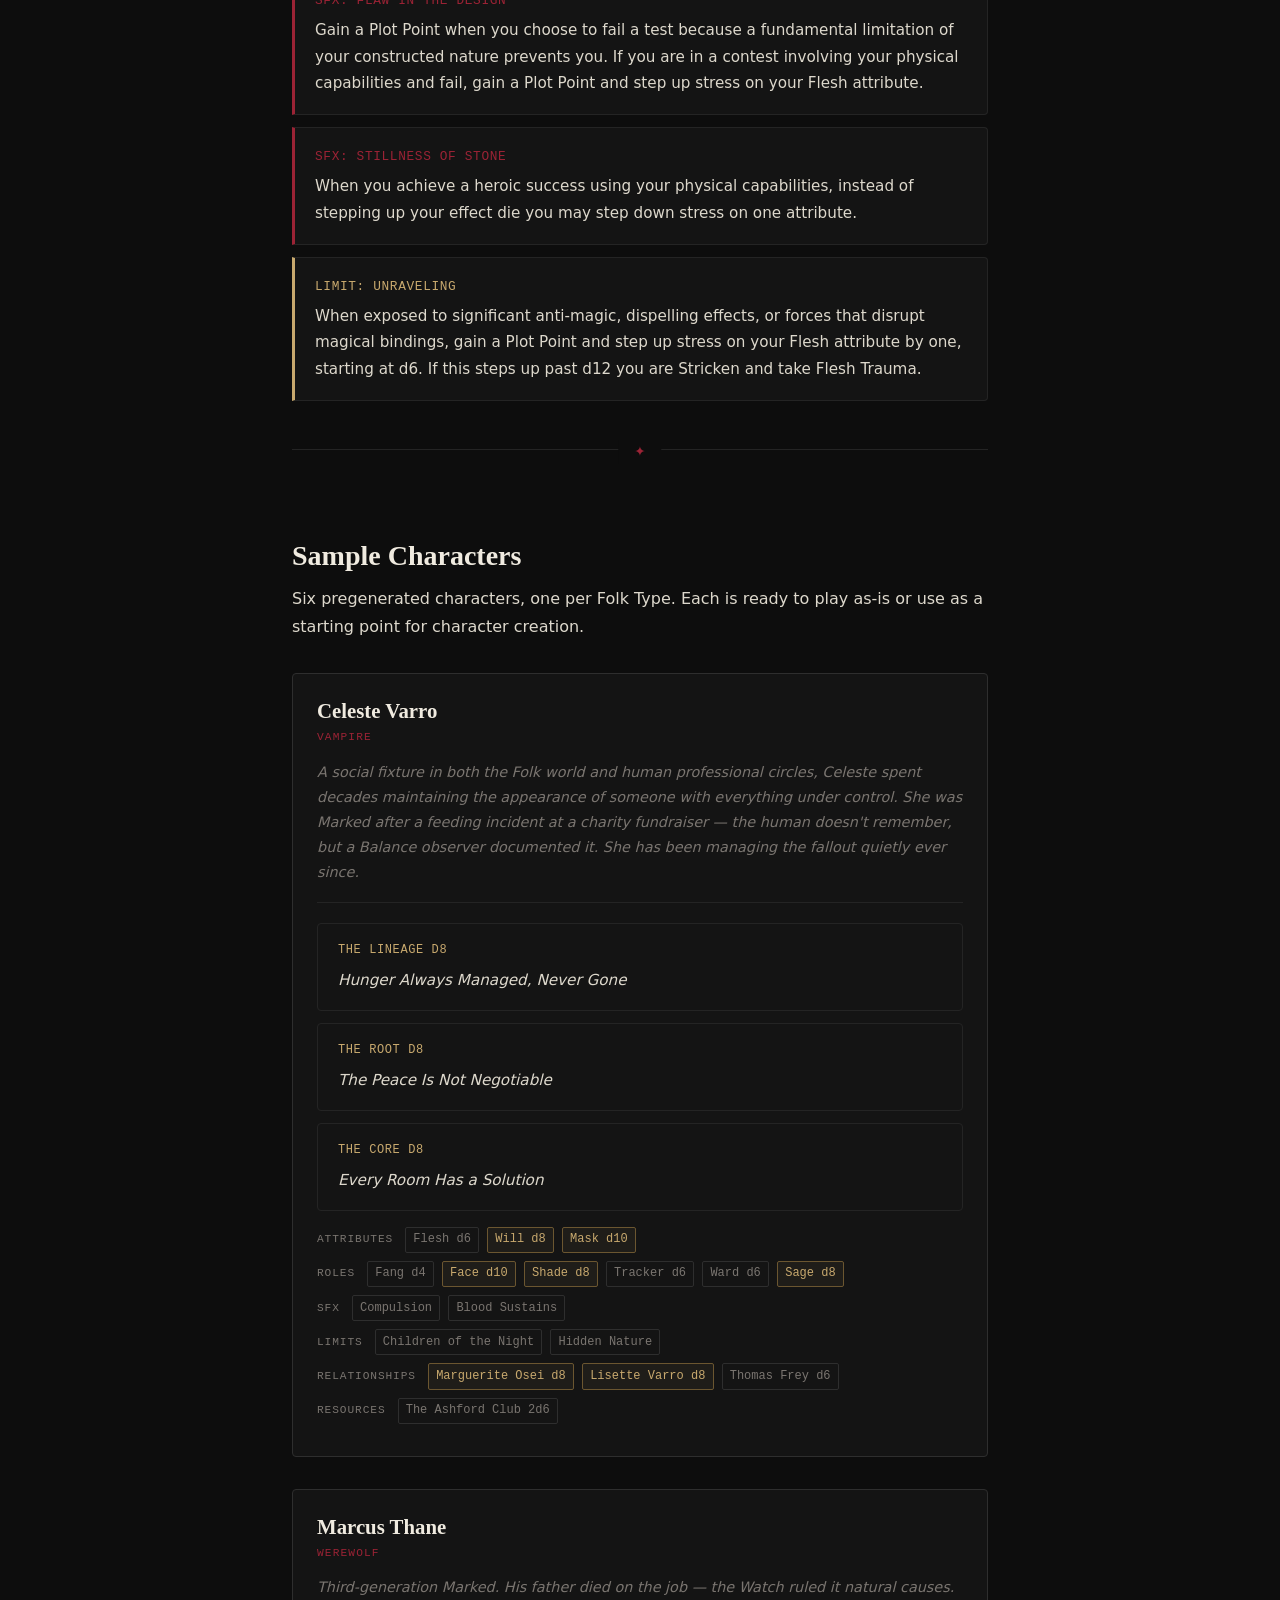
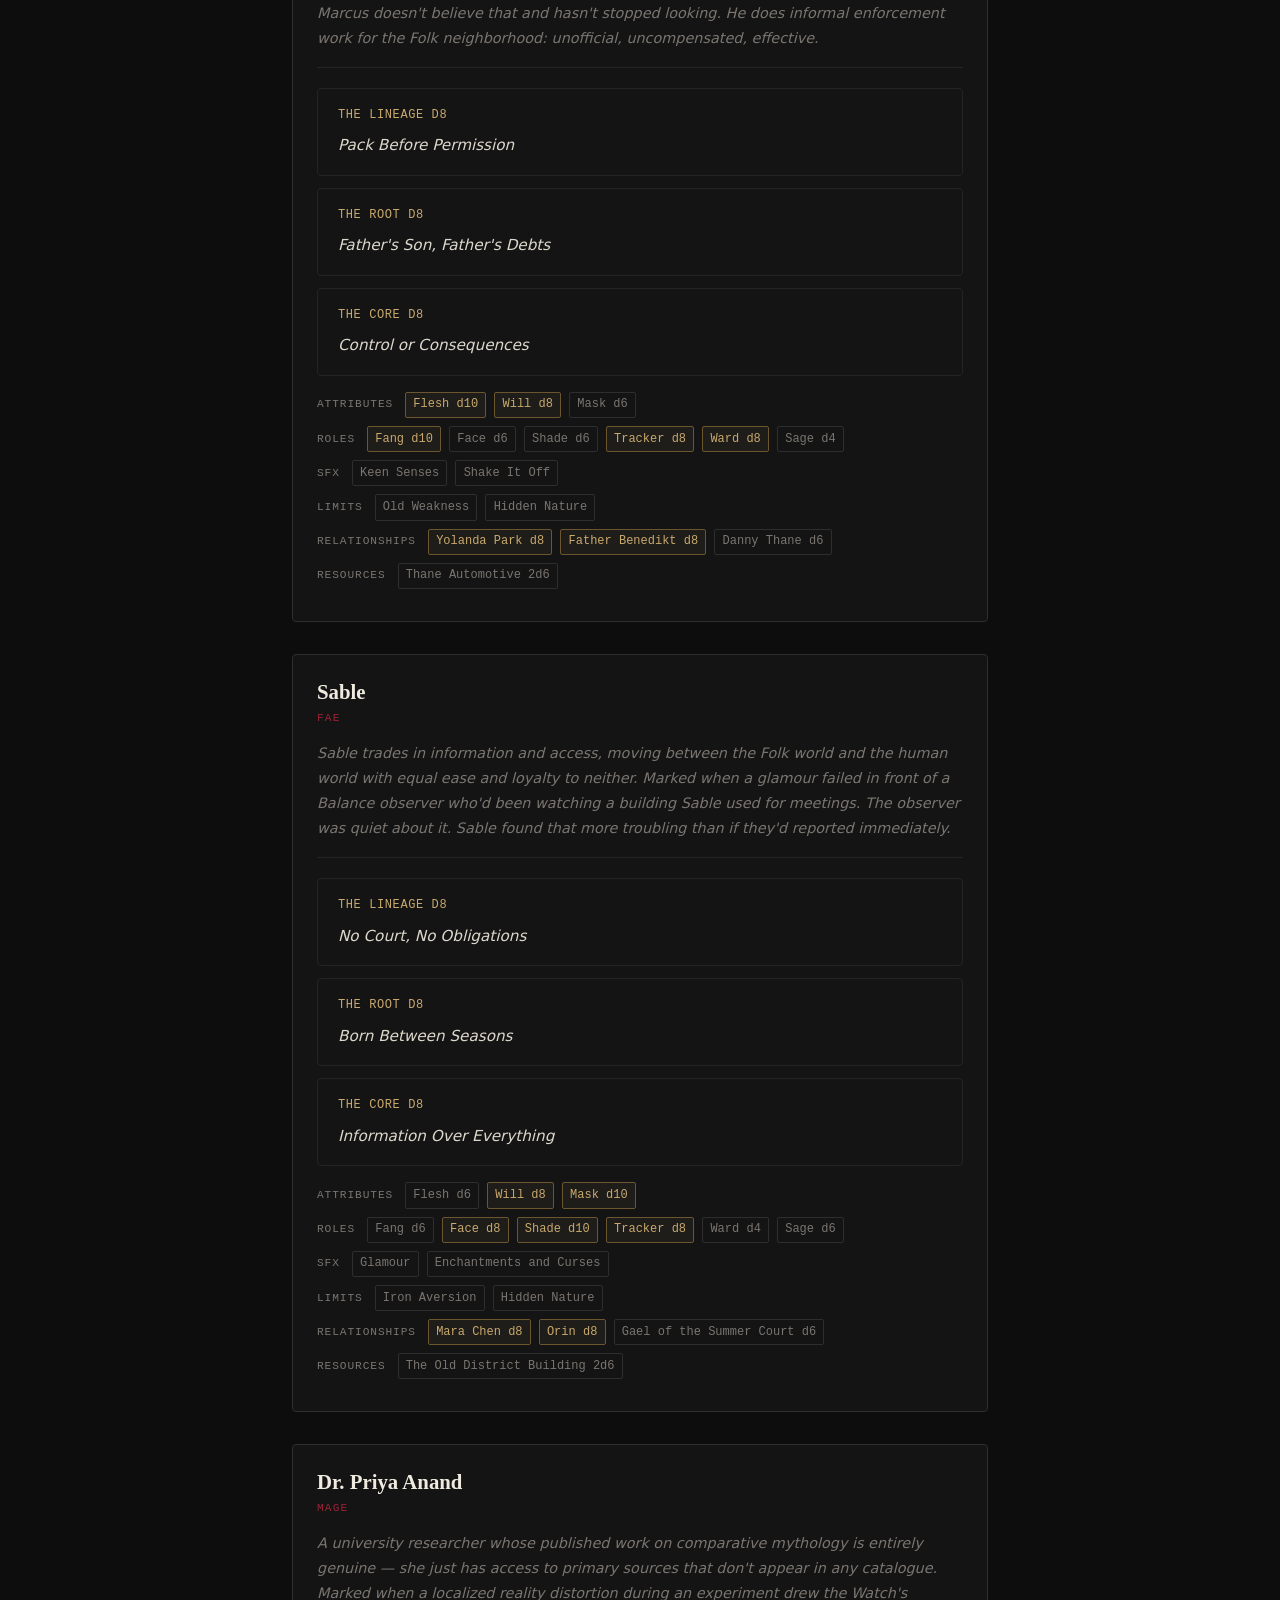
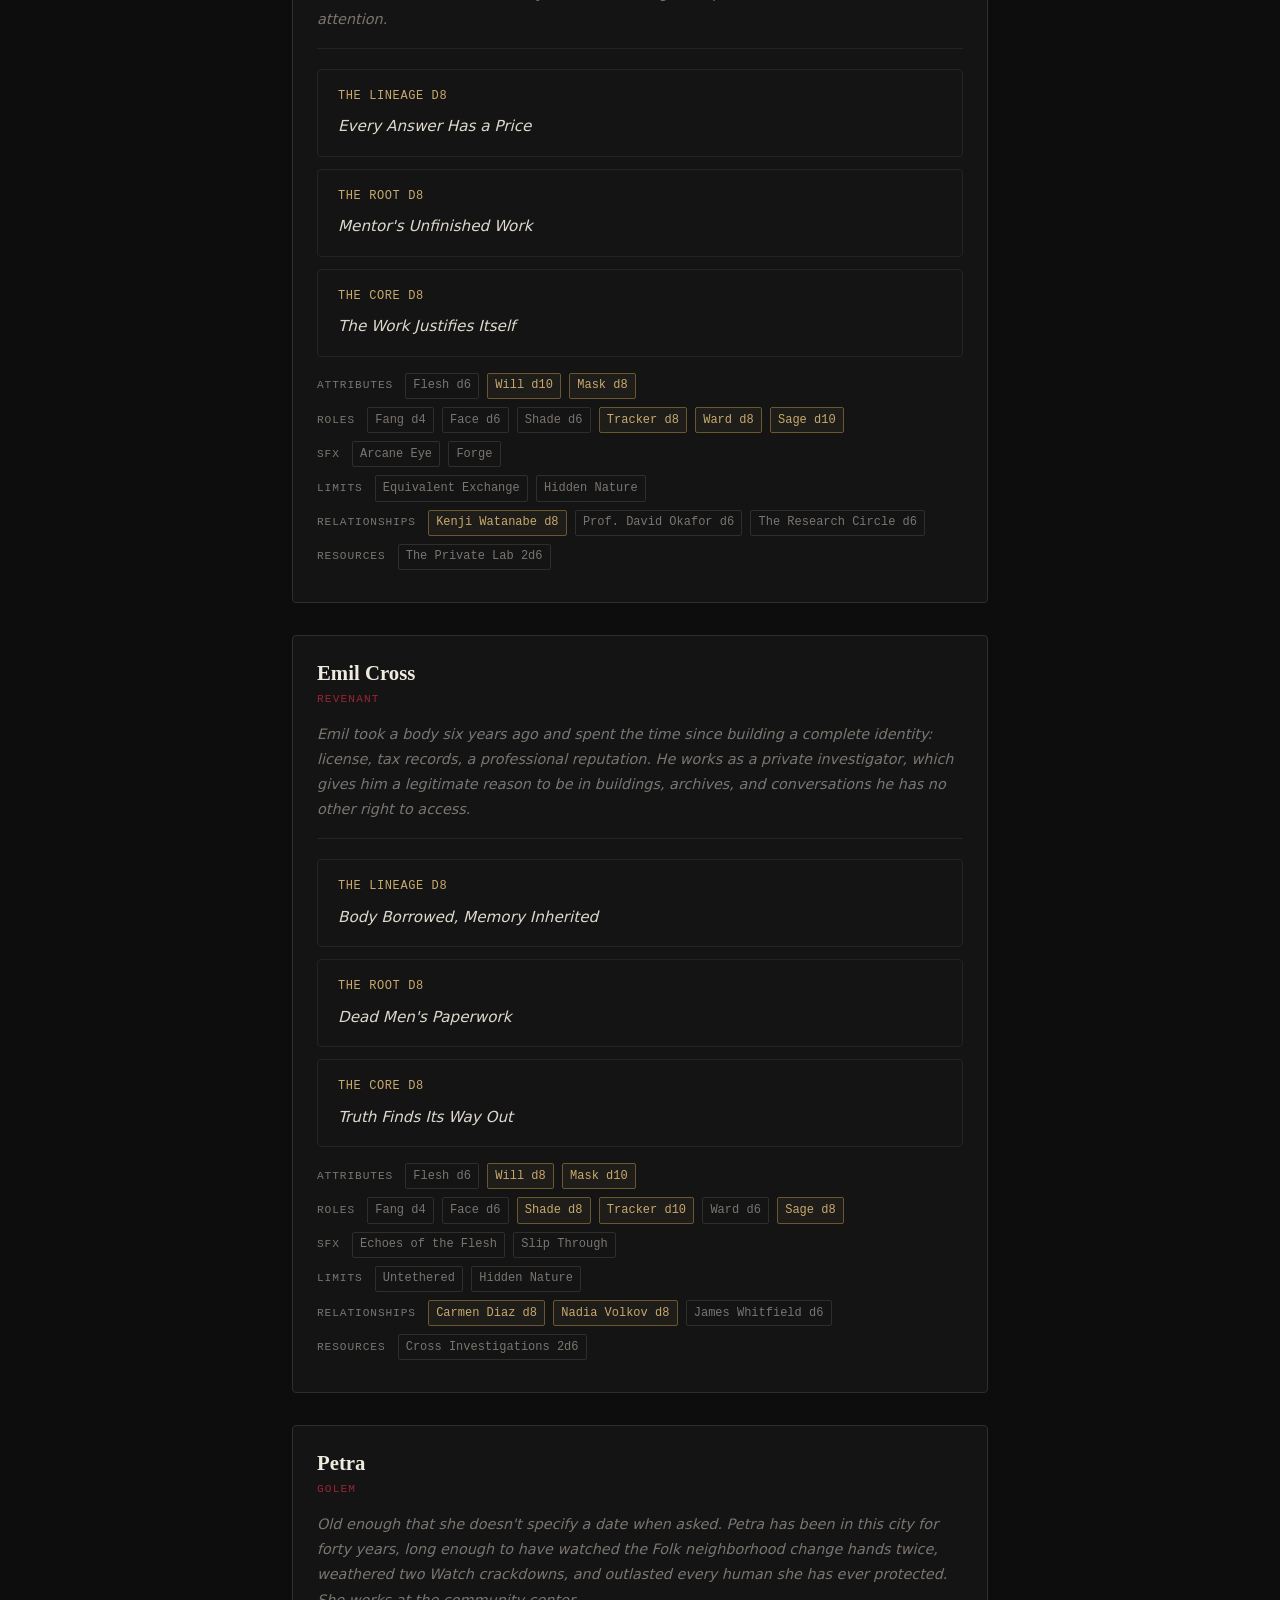
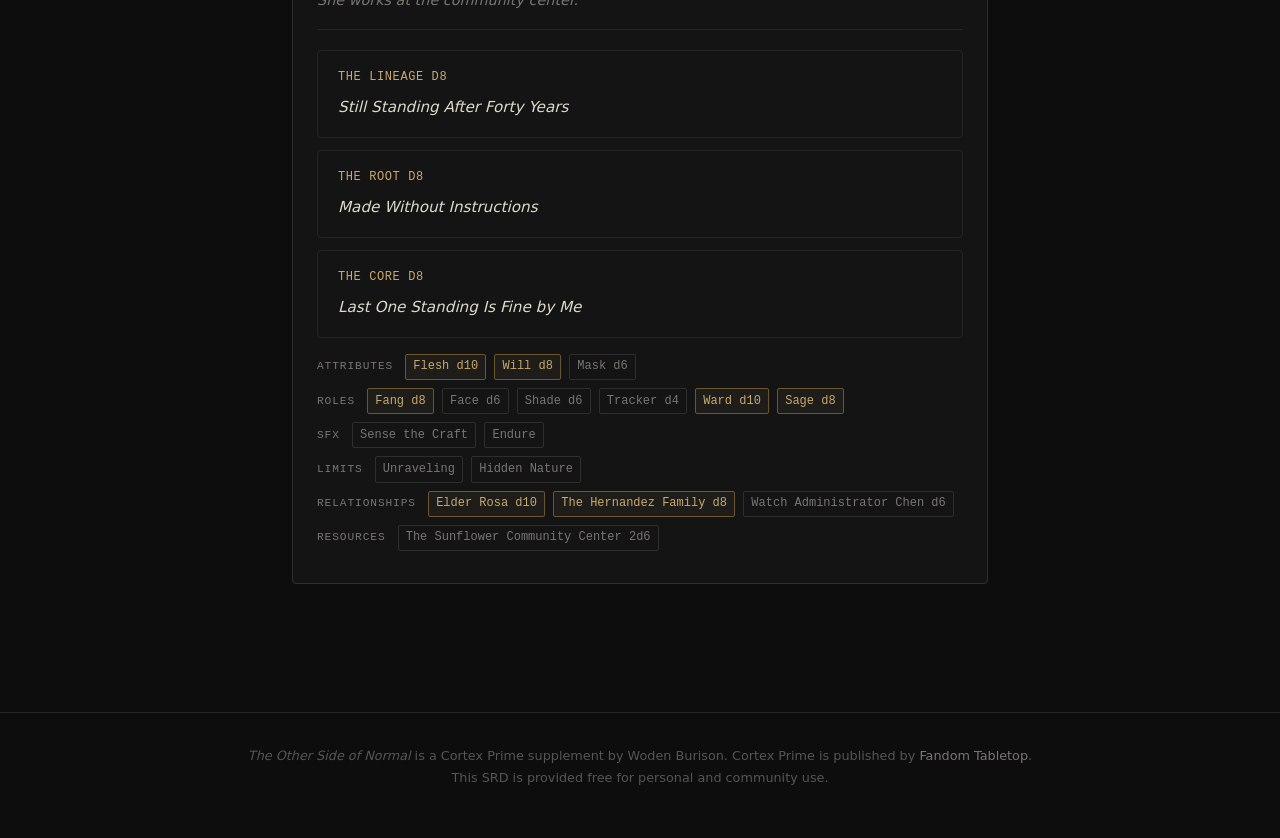
<file: folk-types.html>
<!DOCTYPE html>
<html lang="en">
<head>
  <meta charset="UTF-8">
  <meta name="viewport" content="width=device-width, initial-scale=1.0">
  <title>The Folk Types — TOSON SRD</title>
  <meta name="description" content="All six playable Folk Types — Vampire, Werewolf, Fae, Mage, Revenant, Golem — with SFX and Limits.">
  <link rel="stylesheet" href="style.css">
</head>
<body>

<nav class="site-nav">
  <div class="nav-inner">
    <a class="nav-title" href="index.html">TOSON <span>SRD</span></a>
    <ul class="nav-links">
      <li><a href="folk-world.html">Folk World</a></li>
      <li><a href="playing.html">Playing the Folk</a></li>
      <li><a href="folk-types.html" class="active">Folk Types</a></li>
      <li><a href="character-creation.html">Character Creation</a></li>
      <li><a href="running.html">Running the Game</a></li>
      <li><a href="support.html" class="support-link">Support</a></li>
    </ul>
  </div>
</nav>

<main>
  <div class="page-wrapper">

    <header class="page-header">
      <div class="eyebrow">Chapter Three</div>
      <h1>The Folk Types</h1>
      <p class="subtitle">Each Folk Type has five SFX. During Pathways you choose two: one at Stage 1 and one at Stage 5. The remaining three can be unlocked through growth.</p>
    </header>

    <div class="callout">
      <div class="callout-title">SFX Are Not Permissions</div>
      <p>A Folk character can attempt anything that fits their nature using the normal rules. A Mage without Rend can still try to conjure a fireball; they just have to roll to create it as an asset like anything else. What an SFX does is <em>skip that work</em>. The SFX trades a cost (a die in the pool, a Plot Point, stepped-up stress) for bypassing the normal process. If your character doesn't have an SFX for something, they can still try it. It just takes more effort.</p>
    </div>

    <hr class="section-rule">

    <!-- VAMPIRE -->
    <section class="section">
      <span id="vampire" class="section-anchor"></span>
      <div class="folk-type-header">
        <h2>Vampire</h2>
        <div class="folk-type-die">The Vampire d8</div>
        <p class="folk-type-flavor">You are an undead creature of the night, sustained by blood and centuries of survival. You live among the Folk and the human world alike, older than most things around you and hungrier than you let on.</p>
      </div>

      <div class="sfx-block">
        <div class="sfx-name">SFX: Beyond Mortality</div>
        <p>Add a d8 to the Scene Pool when you perform a supernatural feat of strength or speed. Gain a d8 asset for the rest of the scene.</p>
      </div>
      <div class="sfx-block">
        <div class="sfx-name">SFX: Compulsion</div>
        <p>Spend a Plot Point to double your Mask die in your dice pool when attempting to influence or convince someone.</p>
      </div>
      <div class="sfx-block">
        <div class="sfx-name">SFX: The Feeding</div>
        <p>Spend a Plot Point to step down stress on one attribute of your choice when you drink blood.</p>
      </div>
      <div class="sfx-block">
        <div class="sfx-name">SFX: Ancient Weakness</div>
        <p>Gain a Plot Point when you choose to fail a test involving one of your vulnerabilities. If you are in a contest involving your vulnerability and fail, gain a Plot Point and step up stress on your Flesh attribute.</p>
      </div>
      <div class="sfx-block">
        <div class="sfx-name">SFX: Blood Sustains</div>
        <p>When you feed during a recovery scene, step down stress on two attributes instead of one.</p>
      </div>
      <div class="sfx-block limit">
        <div class="sfx-name">Limit: Children of the Night</div>
        <p>When exposed to direct sunlight, gain a Plot Point and step up stress on your Flesh attribute by one, starting at d6. If this steps up past d12 you are Stricken and take Flesh Trauma.</p>
      </div>
    </section>

    <hr class="section-rule">

    <!-- WEREWOLF -->
    <section class="section">
      <span id="werewolf" class="section-anchor"></span>
      <div class="folk-type-header">
        <h2>Werewolf</h2>
        <div class="folk-type-die">The Werewolf d8</div>
        <p class="folk-type-flavor">You are something between human and beast, carrying the wolf inside you every moment of every day. You shift when you choose, not when the moon demands it, and that control is everything — because losing it costs more than you can afford.</p>
      </div>

      <div class="sfx-block">
        <div class="sfx-name">SFX: The Beast Rises</div>
        <p>Add a d8 to the Scene Pool to shift into your bipedal wolf form. Gain a d8 asset for the rest of the scene representing your transformed state.</p>
      </div>
      <div class="sfx-block">
        <div class="sfx-name">SFX: Keen Senses</div>
        <p>Spend a Plot Point to use your heightened smell or hearing to identify a creature, object, location, or event and notice up to three important details about them.</p>
      </div>
      <div class="sfx-block">
        <div class="sfx-name">SFX: Hunter's Eye</div>
        <p>Spend a Plot Point to add a d6 asset representing a read on a target's weaknesses or intentions after observing them for at least one exchange.</p>
      </div>
      <div class="sfx-block">
        <div class="sfx-name">SFX: That Actually Hurts</div>
        <p>Gain a Plot Point when you choose to fail a test involving silver or one of your vulnerabilities. If you are in a contest involving your vulnerability and fail, gain a Plot Point and step up stress on your Flesh attribute.</p>
      </div>
      <div class="sfx-block">
        <div class="sfx-name">SFX: Shake It Off</div>
        <p>When you achieve a heroic success, instead of stepping up your effect die you may step down stress on one attribute.</p>
      </div>
      <div class="sfx-block limit">
        <div class="sfx-name">Limit: Old Weakness</div>
        <p>When exposed to silver or another chosen vulnerability, gain a Plot Point and step up stress on your Flesh attribute by one, starting at d6. If this steps up past d12 you are Stricken and take Flesh Trauma.</p>
      </div>
    </section>

    <hr class="section-rule">

    <!-- FAE -->
    <section class="section">
      <span id="fae" class="section-anchor"></span>
      <div class="folk-type-header">
        <h2>Fae</h2>
        <div class="folk-type-die">The Fae d8</div>
        <p class="folk-type-flavor">You are a creature of the ancient world, older than the cities that surround you and bound by rules most Folk have forgotten. You look almost human. Almost. The pointed ears give you away to those who know what to look for, though most humans see what they expect to see. You keep your word. Not because anyone makes you. Because breaking it would make you something you are not.</p>
      </div>

      <div class="sfx-block">
        <div class="sfx-name">SFX: Glamour</div>
        <p>Add a d8 to the Scene Pool to make one object or creature appear, sound, and seem like something else of similar size. Create a d8 asset representing the glamour for the rest of the scene.</p>
      </div>
      <div class="sfx-block">
        <div class="sfx-name">SFX: Enchantments and Curses</div>
        <p>Spend a Plot Point to give an object or creature an Enchanted d8 asset or Cursed d8 complication for the duration of the scene.</p>
      </div>
      <div class="sfx-block">
        <div class="sfx-name">SFX: Ancient Tongue</div>
        <p>Spend a Plot Point to communicate with any living thing — plant, animal, or spirit — for the duration of the scene. Add a d6 to the Scene Pool as the veil between worlds shifts.</p>
      </div>
      <div class="sfx-block">
        <div class="sfx-name">SFX: Fae Revealed</div>
        <p>Gain a Plot Point when you choose to fail a test involving your vulnerability to iron or cold iron. If you are in a contest involving your vulnerability and fail, gain a Plot Point and step up stress on your Flesh attribute.</p>
      </div>
      <div class="sfx-block">
        <div class="sfx-name">SFX: Otherworldly Grace</div>
        <p>When you take stress to your Will attribute, you may spend a Plot Point to step it down before applying it.</p>
      </div>
      <div class="sfx-block limit">
        <div class="sfx-name">Limit: Iron Aversion</div>
        <p>When exposed to iron or another chosen vulnerability, gain a Plot Point and step up stress on your Flesh attribute by one, starting at d6. If this steps up past d12 you are Stricken and take Flesh Trauma.</p>
      </div>
    </section>

    <hr class="section-rule">

    <!-- MAGE -->
    <section class="section">
      <span id="mage" class="section-anchor"></span>
      <div class="folk-type-header">
        <h2>Mage</h2>
        <div class="folk-type-die">The Mage d8</div>
        <p class="folk-type-flavor">You understand something most Folk only sense vaguely: that the world has rules, and those rules can be bent. Not broken. The universe always collects what it is owed, and you have learned to pay the price before it comes to collect. Most of your magic takes preparation, components, and time. Some of it doesn't. All of it costs something.</p>
      </div>

      <div class="sfx-block">
        <div class="sfx-name">SFX: Forge</div>
        <p>Inflict d8 stress on your Will attribute to create, mend, or conjure something through magic. Create a d8 asset representing what you've made for the rest of the scene.</p>
      </div>
      <div class="sfx-block">
        <div class="sfx-name">SFX: Rend</div>
        <p>Add a d8 to the Scene Pool to destroy, damage, or unmake something through magic. Create a d8 asset or inflict a d8 complication on a target representing the destructive effect.</p>
      </div>
      <div class="sfx-block">
        <div class="sfx-name">SFX: Arcane Eye</div>
        <p>Spend a Plot Point to perceive hidden truths, read magical signatures, or glimpse past or future events. Create a d8 asset representing what you've learned for the rest of the scene.</p>
      </div>
      <div class="sfx-block">
        <div class="sfx-name">SFX: Burn Bright</div>
        <p>Gain a Plot Point when you choose to fail a magical test because the cost is too high. If you are in a contest involving magic and fail, gain a Plot Point and step up stress on your Will attribute.</p>
      </div>
      <div class="sfx-block">
        <div class="sfx-name">SFX: The Work Sustains</div>
        <p>When you successfully complete a ritual during a recovery scene, step down stress on two attributes instead of one.</p>
      </div>
      <div class="sfx-block limit">
        <div class="sfx-name">Limit: Equivalent Exchange</div>
        <p>Both 1s and 2s count as hitches when rolling your Lineage Distinction. 2s may still be kept in totals and as effect dice.</p>
      </div>

      <div class="callout">
        <div class="callout-title">Sidebar: Which Realm Applies?</div>
        <p>Mage magic divides into three realms, each with its own cost and purpose.</p>
        <p><strong>Forge</strong> is constructive magic: creating something that wasn't there, mending something broken, conjuring a material effect into existence. Healing a wound, raising a barrier, crafting an enchanted object, summoning light. If you're making or restoring something, this is the realm. The cost is Will stress, paid upfront.</p>
        <p><strong>Rend</strong> is destructive magic: tearing, breaking, unmaking. Blasting a door off its hinges, disrupting an enchantment, collapsing a structure, severing a magical bond. If you're destroying or damaging something, this is the realm. The cost lands on the scene, not you: a d8 added to the Scene Pool.</p>
        <p><strong>Arcane Eye</strong> is perceptive magic: reading what can't be read by normal senses. Identifying a magical signature, scrying a location, reading the echoes of past events, sensing what's hidden. If you're learning something through magic, this is the realm. The cost is a Plot Point.</p>
        <p style="margin-bottom:0">When an action spans two realms, pick the one that better reflects the primary intent. If it's genuinely split, the GM can help.</p>
      </div>
    </section>

    <hr class="section-rule">

    <!-- REVENANT -->
    <section class="section">
      <span id="revenant" class="section-anchor"></span>
      <div class="folk-type-header">
        <h2>Revenant</h2>
        <div class="folk-type-die">The Revenant d8</div>
        <p class="folk-type-flavor">You are a ghost who refused to let go — not of life exactly, but of presence. You found a body, took it, and made it yours. The original soul is gone. What remains is you, wearing borrowed flesh in a world that doesn't know the difference. The body decays slowly. You don't think about it. You have other things to worry about.</p>
      </div>

      <div class="sfx-block">
        <div class="sfx-name">SFX: Slip Through</div>
        <p>Add a d8 to the Scene Pool to become temporarily intangible. Create a d8 asset representing your incorporeal state for the rest of the scene or until you choose to return to flesh.</p>
      </div>
      <div class="sfx-block">
        <div class="sfx-name">SFX: Whisper</div>
        <p>Add a d8 to the Scene Pool to briefly inhabit and influence a minor GMC for the rest of the scene. The GMC acts strangely but doesn't fully lose control.</p>
      </div>
      <div class="sfx-block">
        <div class="sfx-name">SFX: Echoes of the Flesh</div>
        <p>Spend a Plot Point to access a faint residual memory from your corpse's original owner. Create a d8 asset representing what you learn from the echo.</p>
      </div>
      <div class="sfx-block">
        <div class="sfx-name">SFX: Unmoored</div>
        <p>Gain a Plot Point when you choose to fail a test because your connection to your corpse weakens at a critical moment. If you are in a contest involving your ghostly abilities and fail, gain a Plot Point and step up stress on your Will attribute.</p>
      </div>
      <div class="sfx-block">
        <div class="sfx-name">SFX: Death's Remove</div>
        <p>When you achieve a heroic success using your ghostly abilities, instead of stepping up your effect die you may step down stress on one attribute.</p>
      </div>
      <div class="sfx-block limit">
        <div class="sfx-name">Limit: Untethered</div>
        <p>When circumstances force you out of your corpse or threaten your connection to it, gain a Plot Point and step up stress on your Will attribute by one, starting at d6. If this steps up past d12 you are Stricken and take Will Trauma.</p>
      </div>

      <div class="callout">
        <div class="callout-title">Sidebar: Whisper and Player Consent</div>
        <p>The Whisper SFX allows a Revenant to inhabit and influence another character. When that character is a GMC, the GM controls how this plays out. But some tables use named GMCs that individual players feel strong ownership over, and some GMs populate their scenes with characters that carry emotional weight for specific players.</p>
        <p style="margin-bottom:0">Before using Whisper on any named character, check in with your GM and other players. A quick out-of-character note keeps the table aligned and prevents the SFX from landing in a way nobody wanted. The mechanical cost is already there. The social cost shouldn't be a surprise.</p>
      </div>
    </section>

    <hr class="section-rule">

    <!-- GOLEM -->
    <section class="section">
      <span id="golem" class="section-anchor"></span>
      <div class="folk-type-header">
        <h2>Golem</h2>
        <div class="folk-type-die">The Golem d8</div>
        <p class="folk-type-flavor">You were made, not born. A Mage built you, stitched you together, and breathed magic into the seams. You don't age. You don't hunger. You don't feel pain. What you feel instead is harder to name: an awareness of the craft that made you, a sense of the magic running through everything around you, and the quiet knowledge that you will outlast almost everyone you meet.</p>
      </div>

      <div class="sfx-block">
        <div class="sfx-name">SFX: Sense the Craft</div>
        <p>Spend a Plot Point to detect and identify magical workings, enchantments, or Mage-craft in the scene. Create a d8 asset from what you sense.</p>
      </div>
      <div class="sfx-block">
        <div class="sfx-name">SFX: Tireless</div>
        <p>Spend a Plot Point to remove a complication caused by exhaustion, hunger, thirst, or any biological need. You simply don't have those needs.</p>
      </div>
      <div class="sfx-block">
        <div class="sfx-name">SFX: Endure</div>
        <p>When you would be taken out, spend a Plot Point to step down the stress that caused it and remain in the scene instead.</p>
      </div>
      <div class="sfx-block">
        <div class="sfx-name">SFX: Flaw in the Design</div>
        <p>Gain a Plot Point when you choose to fail a test because a fundamental limitation of your constructed nature prevents you. If you are in a contest involving your physical capabilities and fail, gain a Plot Point and step up stress on your Flesh attribute.</p>
      </div>
      <div class="sfx-block">
        <div class="sfx-name">SFX: Stillness of Stone</div>
        <p>When you achieve a heroic success using your physical capabilities, instead of stepping up your effect die you may step down stress on one attribute.</p>
      </div>
      <div class="sfx-block limit">
        <div class="sfx-name">Limit: Unraveling</div>
        <p>When exposed to significant anti-magic, dispelling effects, or forces that disrupt magical bindings, gain a Plot Point and step up stress on your Flesh attribute by one, starting at d6. If this steps up past d12 you are Stricken and take Flesh Trauma.</p>
      </div>
    </section>

    <hr class="section-rule">

    <!-- SAMPLE CHARACTERS -->
    <section class="section">
      <span id="sample-characters" class="section-anchor"></span>
      <h2>Sample Characters</h2>
      <p>Six pregenerated characters, one per Folk Type. Each is ready to play as-is or use as a starting point for character creation.</p>

      <!-- Celeste Varro -->
      <div class="stat-block">
        <h3>Celeste Varro</h3>
        <div class="character-type">Vampire</div>
        <p class="character-flavor">A social fixture in both the Folk world and human professional circles, Celeste spent decades maintaining the appearance of someone with everything under control. She was Marked after a feeding incident at a charity fundraiser — the human doesn't remember, but a Balance observer documented it. She has been managing the fallout quietly ever since.</p>

        <div class="distinction-block">
          <div class="distinction-name">The Lineage d8</div>
          <p style="margin:0; font-style:italic; font-size:0.95rem;">Hunger Always Managed, Never Gone</p>
        </div>
        <div class="distinction-block">
          <div class="distinction-name">The Root d8</div>
          <p style="margin:0; font-style:italic; font-size:0.95rem;">The Peace Is Not Negotiable</p>
        </div>
        <div class="distinction-block">
          <div class="distinction-name">The Core d8</div>
          <p style="margin:0; font-style:italic; font-size:0.95rem;">Every Room Has a Solution</p>
        </div>

        <div class="stat-line" style="margin-top:1rem;">
          <span class="stat-label">Attributes</span>
          <span class="stat-pill">Flesh d6</span>
          <span class="stat-pill high">Will d8</span>
          <span class="stat-pill high">Mask d10</span>
        </div>
        <div class="stat-line">
          <span class="stat-label">Roles</span>
          <span class="stat-pill">Fang d4</span>
          <span class="stat-pill high">Face d10</span>
          <span class="stat-pill high">Shade d8</span>
          <span class="stat-pill">Tracker d6</span>
          <span class="stat-pill">Ward d6</span>
          <span class="stat-pill high">Sage d8</span>
        </div>
        <div class="stat-line">
          <span class="stat-label">SFX</span>
          <span class="stat-pill">Compulsion</span>
          <span class="stat-pill">Blood Sustains</span>
        </div>
        <div class="stat-line">
          <span class="stat-label">Limits</span>
          <span class="stat-pill">Children of the Night</span>
          <span class="stat-pill">Hidden Nature</span>
        </div>
        <div class="stat-line">
          <span class="stat-label">Relationships</span>
          <span class="stat-pill high">Marguerite Osei d8</span>
          <span class="stat-pill high">Lisette Varro d8</span>
          <span class="stat-pill">Thomas Frey d6</span>
        </div>
        <div class="stat-line">
          <span class="stat-label">Resources</span>
          <span class="stat-pill">The Ashford Club 2d6</span>
        </div>
      </div>

      <!-- Marcus Thane -->
      <div class="stat-block">
        <h3>Marcus Thane</h3>
        <div class="character-type">Werewolf</div>
        <p class="character-flavor">Third-generation Marked. His father died on the job — the Watch ruled it natural causes. Marcus doesn't believe that and hasn't stopped looking. He does informal enforcement work for the Folk neighborhood: unofficial, uncompensated, effective.</p>

        <div class="distinction-block">
          <div class="distinction-name">The Lineage d8</div>
          <p style="margin:0; font-style:italic; font-size:0.95rem;">Pack Before Permission</p>
        </div>
        <div class="distinction-block">
          <div class="distinction-name">The Root d8</div>
          <p style="margin:0; font-style:italic; font-size:0.95rem;">Father's Son, Father's Debts</p>
        </div>
        <div class="distinction-block">
          <div class="distinction-name">The Core d8</div>
          <p style="margin:0; font-style:italic; font-size:0.95rem;">Control or Consequences</p>
        </div>

        <div class="stat-line" style="margin-top:1rem;">
          <span class="stat-label">Attributes</span>
          <span class="stat-pill high">Flesh d10</span>
          <span class="stat-pill high">Will d8</span>
          <span class="stat-pill">Mask d6</span>
        </div>
        <div class="stat-line">
          <span class="stat-label">Roles</span>
          <span class="stat-pill high">Fang d10</span>
          <span class="stat-pill">Face d6</span>
          <span class="stat-pill">Shade d6</span>
          <span class="stat-pill high">Tracker d8</span>
          <span class="stat-pill high">Ward d8</span>
          <span class="stat-pill">Sage d4</span>
        </div>
        <div class="stat-line">
          <span class="stat-label">SFX</span>
          <span class="stat-pill">Keen Senses</span>
          <span class="stat-pill">Shake It Off</span>
        </div>
        <div class="stat-line">
          <span class="stat-label">Limits</span>
          <span class="stat-pill">Old Weakness</span>
          <span class="stat-pill">Hidden Nature</span>
        </div>
        <div class="stat-line">
          <span class="stat-label">Relationships</span>
          <span class="stat-pill high">Yolanda Park d8</span>
          <span class="stat-pill high">Father Benedikt d8</span>
          <span class="stat-pill">Danny Thane d6</span>
        </div>
        <div class="stat-line">
          <span class="stat-label">Resources</span>
          <span class="stat-pill">Thane Automotive 2d6</span>
        </div>
      </div>

      <!-- Sable -->
      <div class="stat-block">
        <h3>Sable</h3>
        <div class="character-type">Fae</div>
        <p class="character-flavor">Sable trades in information and access, moving between the Folk world and the human world with equal ease and loyalty to neither. Marked when a glamour failed in front of a Balance observer who'd been watching a building Sable used for meetings. The observer was quiet about it. Sable found that more troubling than if they'd reported immediately.</p>

        <div class="distinction-block">
          <div class="distinction-name">The Lineage d8</div>
          <p style="margin:0; font-style:italic; font-size:0.95rem;">No Court, No Obligations</p>
        </div>
        <div class="distinction-block">
          <div class="distinction-name">The Root d8</div>
          <p style="margin:0; font-style:italic; font-size:0.95rem;">Born Between Seasons</p>
        </div>
        <div class="distinction-block">
          <div class="distinction-name">The Core d8</div>
          <p style="margin:0; font-style:italic; font-size:0.95rem;">Information Over Everything</p>
        </div>

        <div class="stat-line" style="margin-top:1rem;">
          <span class="stat-label">Attributes</span>
          <span class="stat-pill">Flesh d6</span>
          <span class="stat-pill high">Will d8</span>
          <span class="stat-pill high">Mask d10</span>
        </div>
        <div class="stat-line">
          <span class="stat-label">Roles</span>
          <span class="stat-pill">Fang d6</span>
          <span class="stat-pill high">Face d8</span>
          <span class="stat-pill high">Shade d10</span>
          <span class="stat-pill high">Tracker d8</span>
          <span class="stat-pill">Ward d4</span>
          <span class="stat-pill">Sage d6</span>
        </div>
        <div class="stat-line">
          <span class="stat-label">SFX</span>
          <span class="stat-pill">Glamour</span>
          <span class="stat-pill">Enchantments and Curses</span>
        </div>
        <div class="stat-line">
          <span class="stat-label">Limits</span>
          <span class="stat-pill">Iron Aversion</span>
          <span class="stat-pill">Hidden Nature</span>
        </div>
        <div class="stat-line">
          <span class="stat-label">Relationships</span>
          <span class="stat-pill high">Mara Chen d8</span>
          <span class="stat-pill high">Orin d8</span>
          <span class="stat-pill">Gael of the Summer Court d6</span>
        </div>
        <div class="stat-line">
          <span class="stat-label">Resources</span>
          <span class="stat-pill">The Old District Building 2d6</span>
        </div>
      </div>

      <!-- Dr. Priya Anand -->
      <div class="stat-block">
        <h3>Dr. Priya Anand</h3>
        <div class="character-type">Mage</div>
        <p class="character-flavor">A university researcher whose published work on comparative mythology is entirely genuine — she just has access to primary sources that don't appear in any catalogue. Marked when a localized reality distortion during an experiment drew the Watch's attention.</p>

        <div class="distinction-block">
          <div class="distinction-name">The Lineage d8</div>
          <p style="margin:0; font-style:italic; font-size:0.95rem;">Every Answer Has a Price</p>
        </div>
        <div class="distinction-block">
          <div class="distinction-name">The Root d8</div>
          <p style="margin:0; font-style:italic; font-size:0.95rem;">Mentor's Unfinished Work</p>
        </div>
        <div class="distinction-block">
          <div class="distinction-name">The Core d8</div>
          <p style="margin:0; font-style:italic; font-size:0.95rem;">The Work Justifies Itself</p>
        </div>

        <div class="stat-line" style="margin-top:1rem;">
          <span class="stat-label">Attributes</span>
          <span class="stat-pill">Flesh d6</span>
          <span class="stat-pill high">Will d10</span>
          <span class="stat-pill high">Mask d8</span>
        </div>
        <div class="stat-line">
          <span class="stat-label">Roles</span>
          <span class="stat-pill">Fang d4</span>
          <span class="stat-pill">Face d6</span>
          <span class="stat-pill">Shade d6</span>
          <span class="stat-pill high">Tracker d8</span>
          <span class="stat-pill high">Ward d8</span>
          <span class="stat-pill high">Sage d10</span>
        </div>
        <div class="stat-line">
          <span class="stat-label">SFX</span>
          <span class="stat-pill">Arcane Eye</span>
          <span class="stat-pill">Forge</span>
        </div>
        <div class="stat-line">
          <span class="stat-label">Limits</span>
          <span class="stat-pill">Equivalent Exchange</span>
          <span class="stat-pill">Hidden Nature</span>
        </div>
        <div class="stat-line">
          <span class="stat-label">Relationships</span>
          <span class="stat-pill high">Kenji Watanabe d8</span>
          <span class="stat-pill">Prof. David Okafor d6</span>
          <span class="stat-pill">The Research Circle d6</span>
        </div>
        <div class="stat-line">
          <span class="stat-label">Resources</span>
          <span class="stat-pill">The Private Lab 2d6</span>
        </div>
      </div>

      <!-- Emil Cross -->
      <div class="stat-block">
        <h3>Emil Cross</h3>
        <div class="character-type">Revenant</div>
        <p class="character-flavor">Emil took a body six years ago and spent the time since building a complete identity: license, tax records, a professional reputation. He works as a private investigator, which gives him a legitimate reason to be in buildings, archives, and conversations he has no other right to access.</p>

        <div class="distinction-block">
          <div class="distinction-name">The Lineage d8</div>
          <p style="margin:0; font-style:italic; font-size:0.95rem;">Body Borrowed, Memory Inherited</p>
        </div>
        <div class="distinction-block">
          <div class="distinction-name">The Root d8</div>
          <p style="margin:0; font-style:italic; font-size:0.95rem;">Dead Men's Paperwork</p>
        </div>
        <div class="distinction-block">
          <div class="distinction-name">The Core d8</div>
          <p style="margin:0; font-style:italic; font-size:0.95rem;">Truth Finds Its Way Out</p>
        </div>

        <div class="stat-line" style="margin-top:1rem;">
          <span class="stat-label">Attributes</span>
          <span class="stat-pill">Flesh d6</span>
          <span class="stat-pill high">Will d8</span>
          <span class="stat-pill high">Mask d10</span>
        </div>
        <div class="stat-line">
          <span class="stat-label">Roles</span>
          <span class="stat-pill">Fang d4</span>
          <span class="stat-pill">Face d6</span>
          <span class="stat-pill high">Shade d8</span>
          <span class="stat-pill high">Tracker d10</span>
          <span class="stat-pill">Ward d6</span>
          <span class="stat-pill high">Sage d8</span>
        </div>
        <div class="stat-line">
          <span class="stat-label">SFX</span>
          <span class="stat-pill">Echoes of the Flesh</span>
          <span class="stat-pill">Slip Through</span>
        </div>
        <div class="stat-line">
          <span class="stat-label">Limits</span>
          <span class="stat-pill">Untethered</span>
          <span class="stat-pill">Hidden Nature</span>
        </div>
        <div class="stat-line">
          <span class="stat-label">Relationships</span>
          <span class="stat-pill high">Carmen Diaz d8</span>
          <span class="stat-pill high">Nadia Volkov d8</span>
          <span class="stat-pill">James Whitfield d6</span>
        </div>
        <div class="stat-line">
          <span class="stat-label">Resources</span>
          <span class="stat-pill">Cross Investigations 2d6</span>
        </div>
      </div>

      <!-- Petra -->
      <div class="stat-block">
        <h3>Petra</h3>
        <div class="character-type">Golem</div>
        <p class="character-flavor">Old enough that she doesn't specify a date when asked. Petra has been in this city for forty years, long enough to have watched the Folk neighborhood change hands twice, weathered two Watch crackdowns, and outlasted every human she has ever protected. She works at the community center.</p>

        <div class="distinction-block">
          <div class="distinction-name">The Lineage d8</div>
          <p style="margin:0; font-style:italic; font-size:0.95rem;">Still Standing After Forty Years</p>
        </div>
        <div class="distinction-block">
          <div class="distinction-name">The Root d8</div>
          <p style="margin:0; font-style:italic; font-size:0.95rem;">Made Without Instructions</p>
        </div>
        <div class="distinction-block">
          <div class="distinction-name">The Core d8</div>
          <p style="margin:0; font-style:italic; font-size:0.95rem;">Last One Standing Is Fine by Me</p>
        </div>

        <div class="stat-line" style="margin-top:1rem;">
          <span class="stat-label">Attributes</span>
          <span class="stat-pill high">Flesh d10</span>
          <span class="stat-pill high">Will d8</span>
          <span class="stat-pill">Mask d6</span>
        </div>
        <div class="stat-line">
          <span class="stat-label">Roles</span>
          <span class="stat-pill high">Fang d8</span>
          <span class="stat-pill">Face d6</span>
          <span class="stat-pill">Shade d6</span>
          <span class="stat-pill">Tracker d4</span>
          <span class="stat-pill high">Ward d10</span>
          <span class="stat-pill high">Sage d8</span>
        </div>
        <div class="stat-line">
          <span class="stat-label">SFX</span>
          <span class="stat-pill">Sense the Craft</span>
          <span class="stat-pill">Endure</span>
        </div>
        <div class="stat-line">
          <span class="stat-label">Limits</span>
          <span class="stat-pill">Unraveling</span>
          <span class="stat-pill">Hidden Nature</span>
        </div>
        <div class="stat-line">
          <span class="stat-label">Relationships</span>
          <span class="stat-pill high">Elder Rosa d10</span>
          <span class="stat-pill high">The Hernandez Family d8</span>
          <span class="stat-pill">Watch Administrator Chen d6</span>
        </div>
        <div class="stat-line">
          <span class="stat-label">Resources</span>
          <span class="stat-pill">The Sunflower Community Center 2d6</span>
        </div>
      </div>

    </section>

  </div>
</main>

<footer>
  <p><em>The Other Side of Normal</em> is a Cortex Prime supplement by Woden Burison. Cortex Prime is published by <a href="https://www.cortexrpg.com" target="_blank" rel="noopener">Fandom Tabletop</a>.<br>
  This SRD is provided free for personal and community use.</p>
</footer>

</body>
</html>
</file>
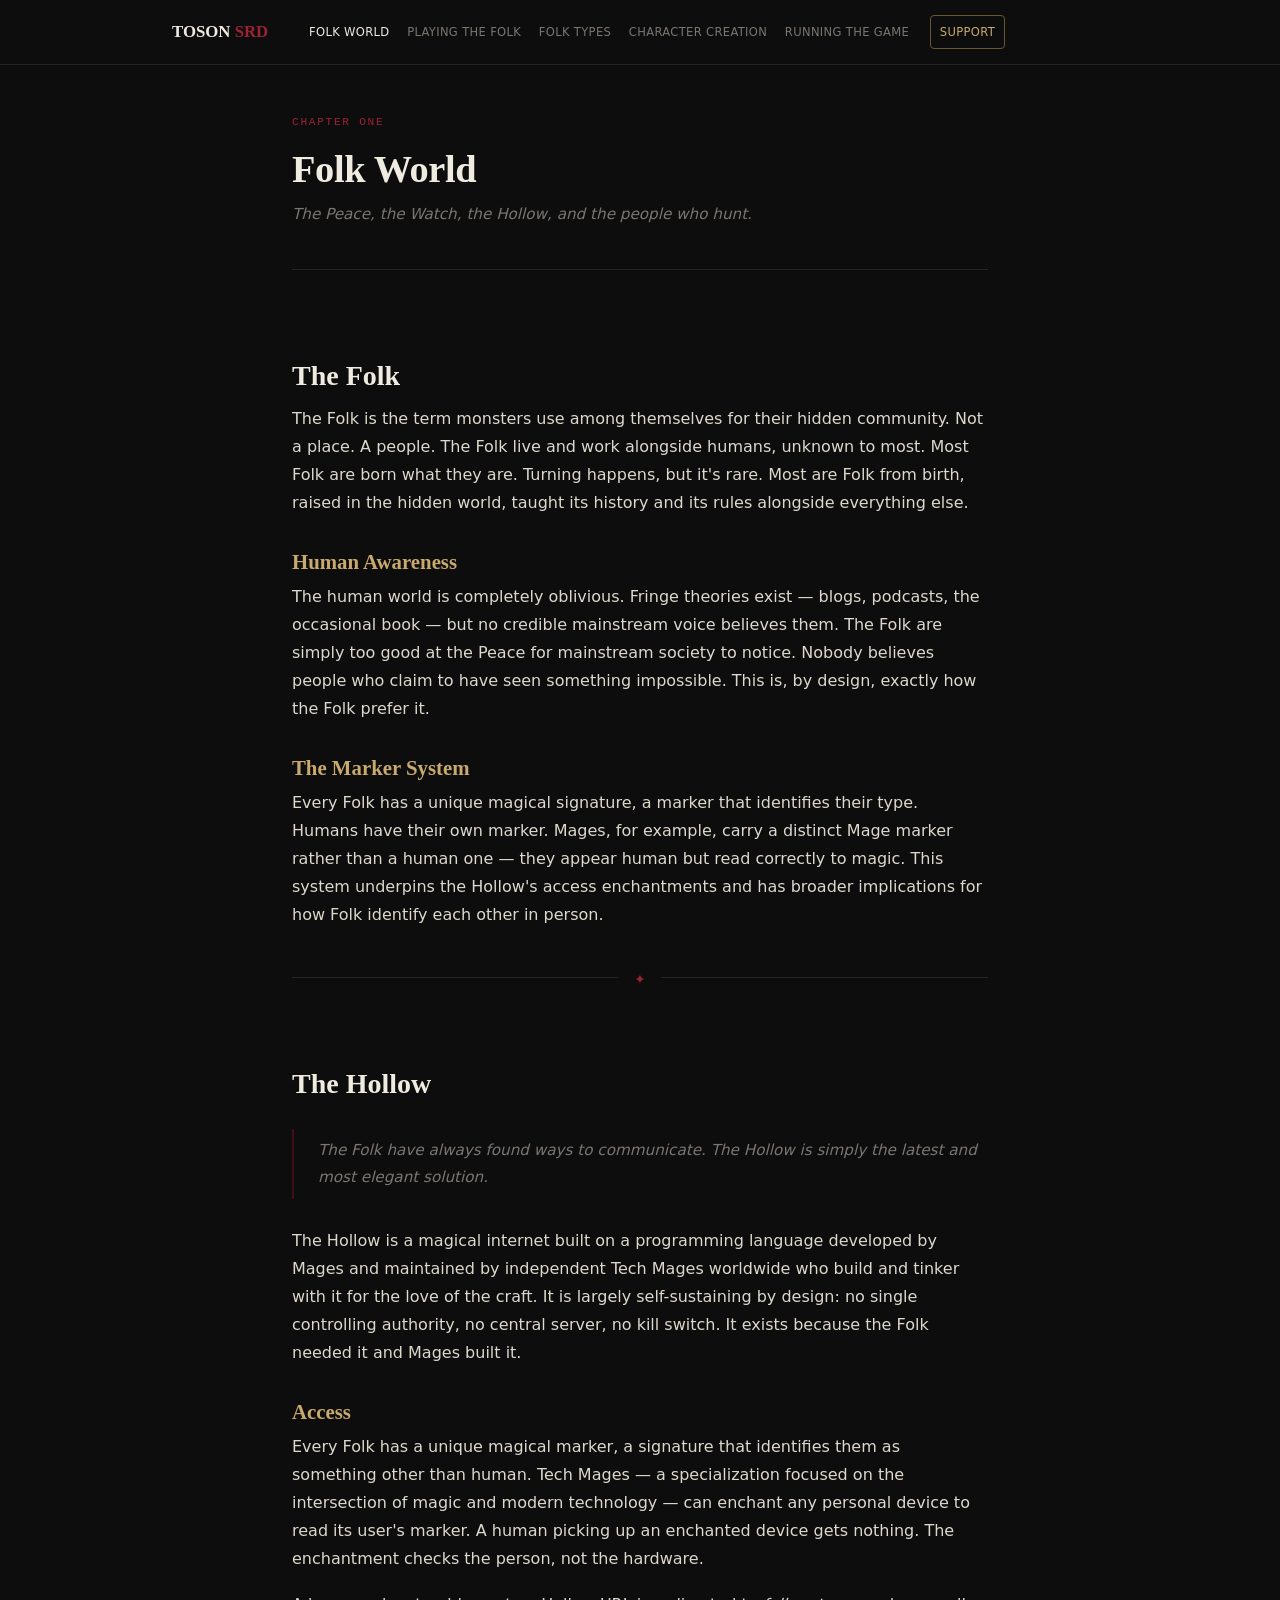
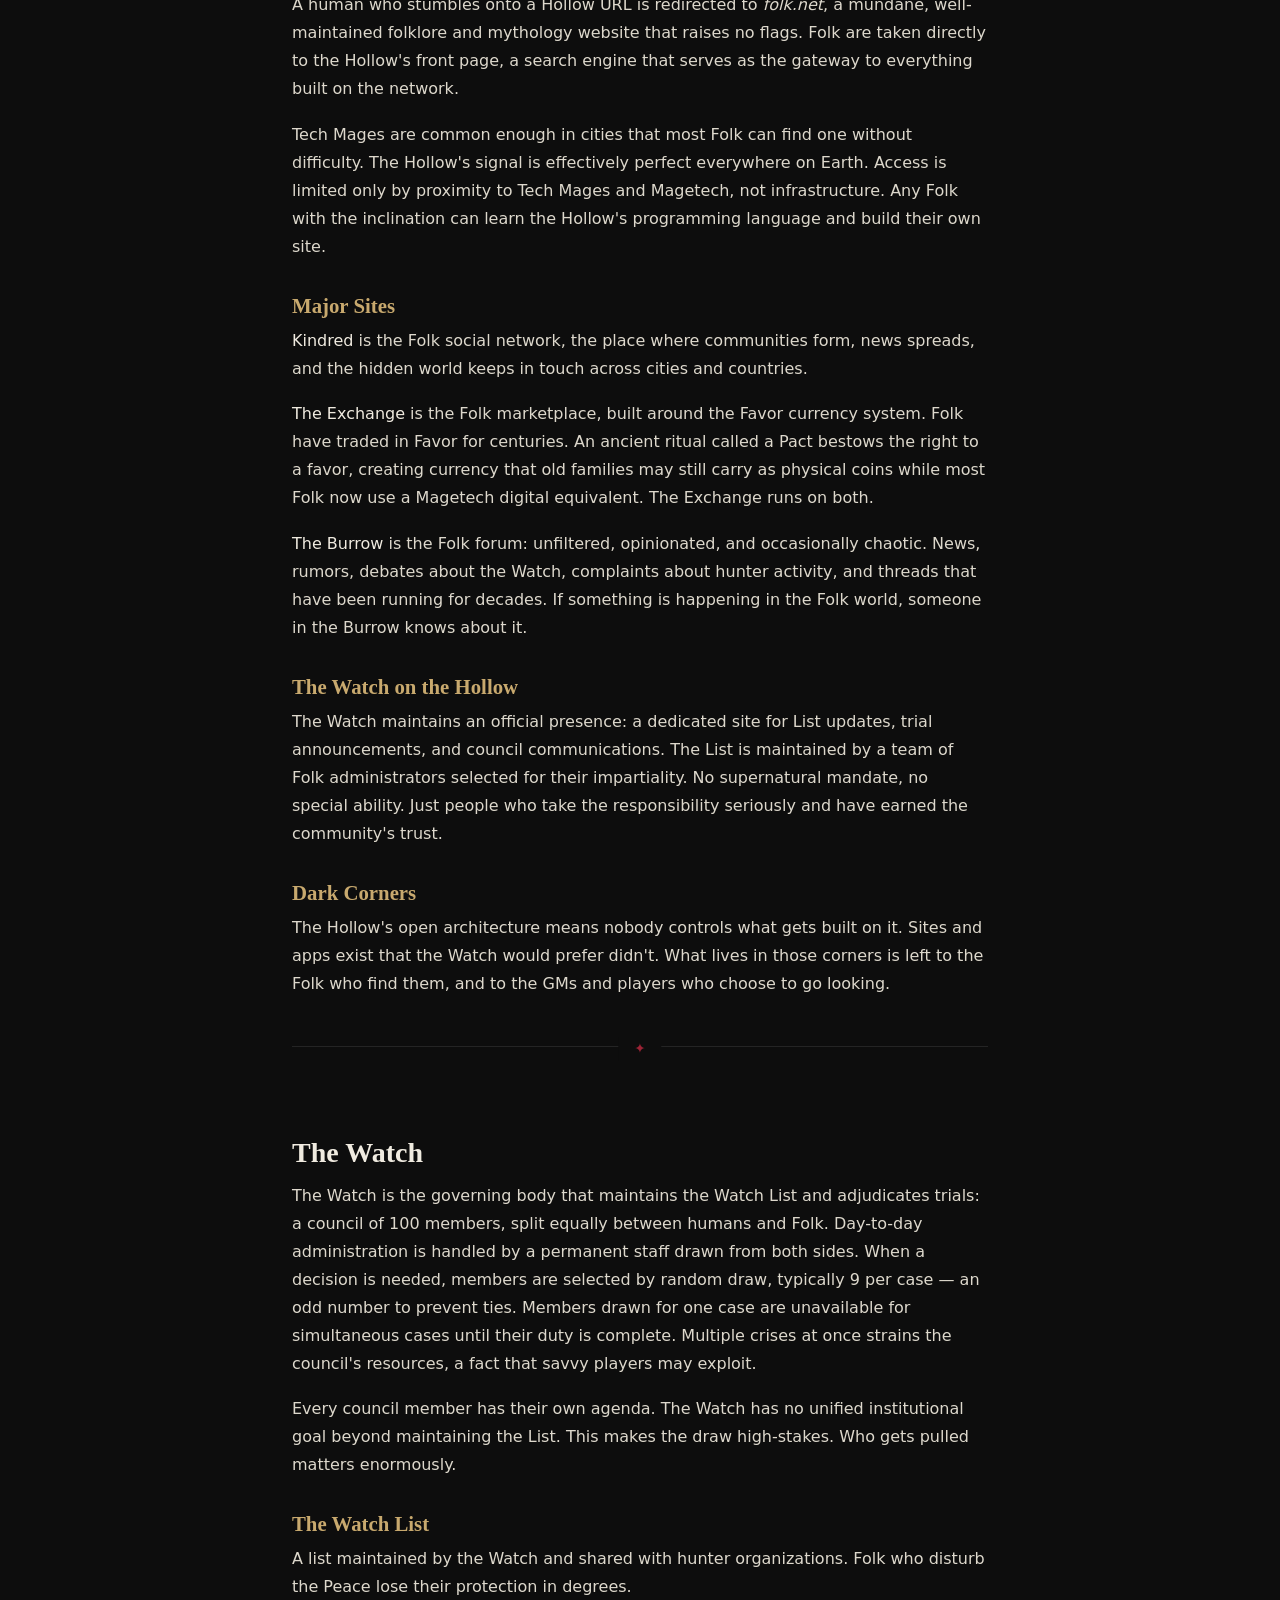
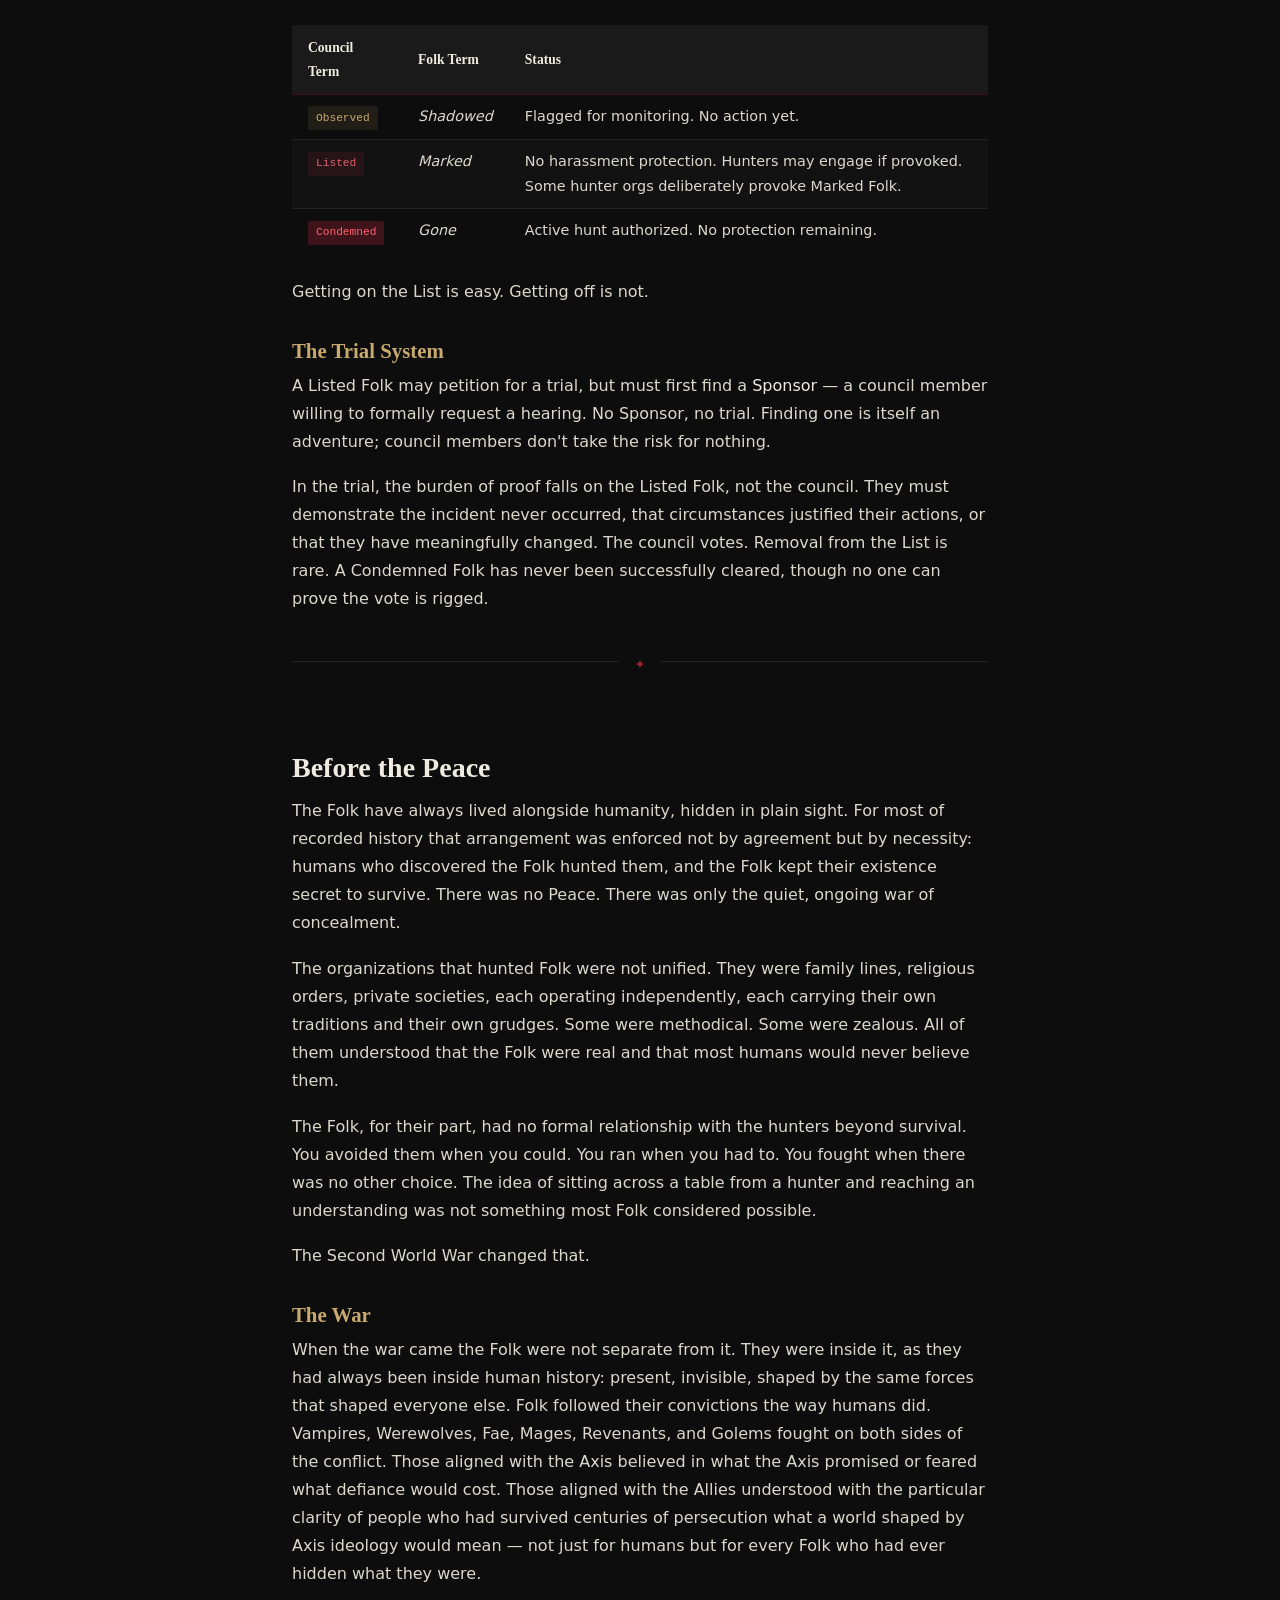
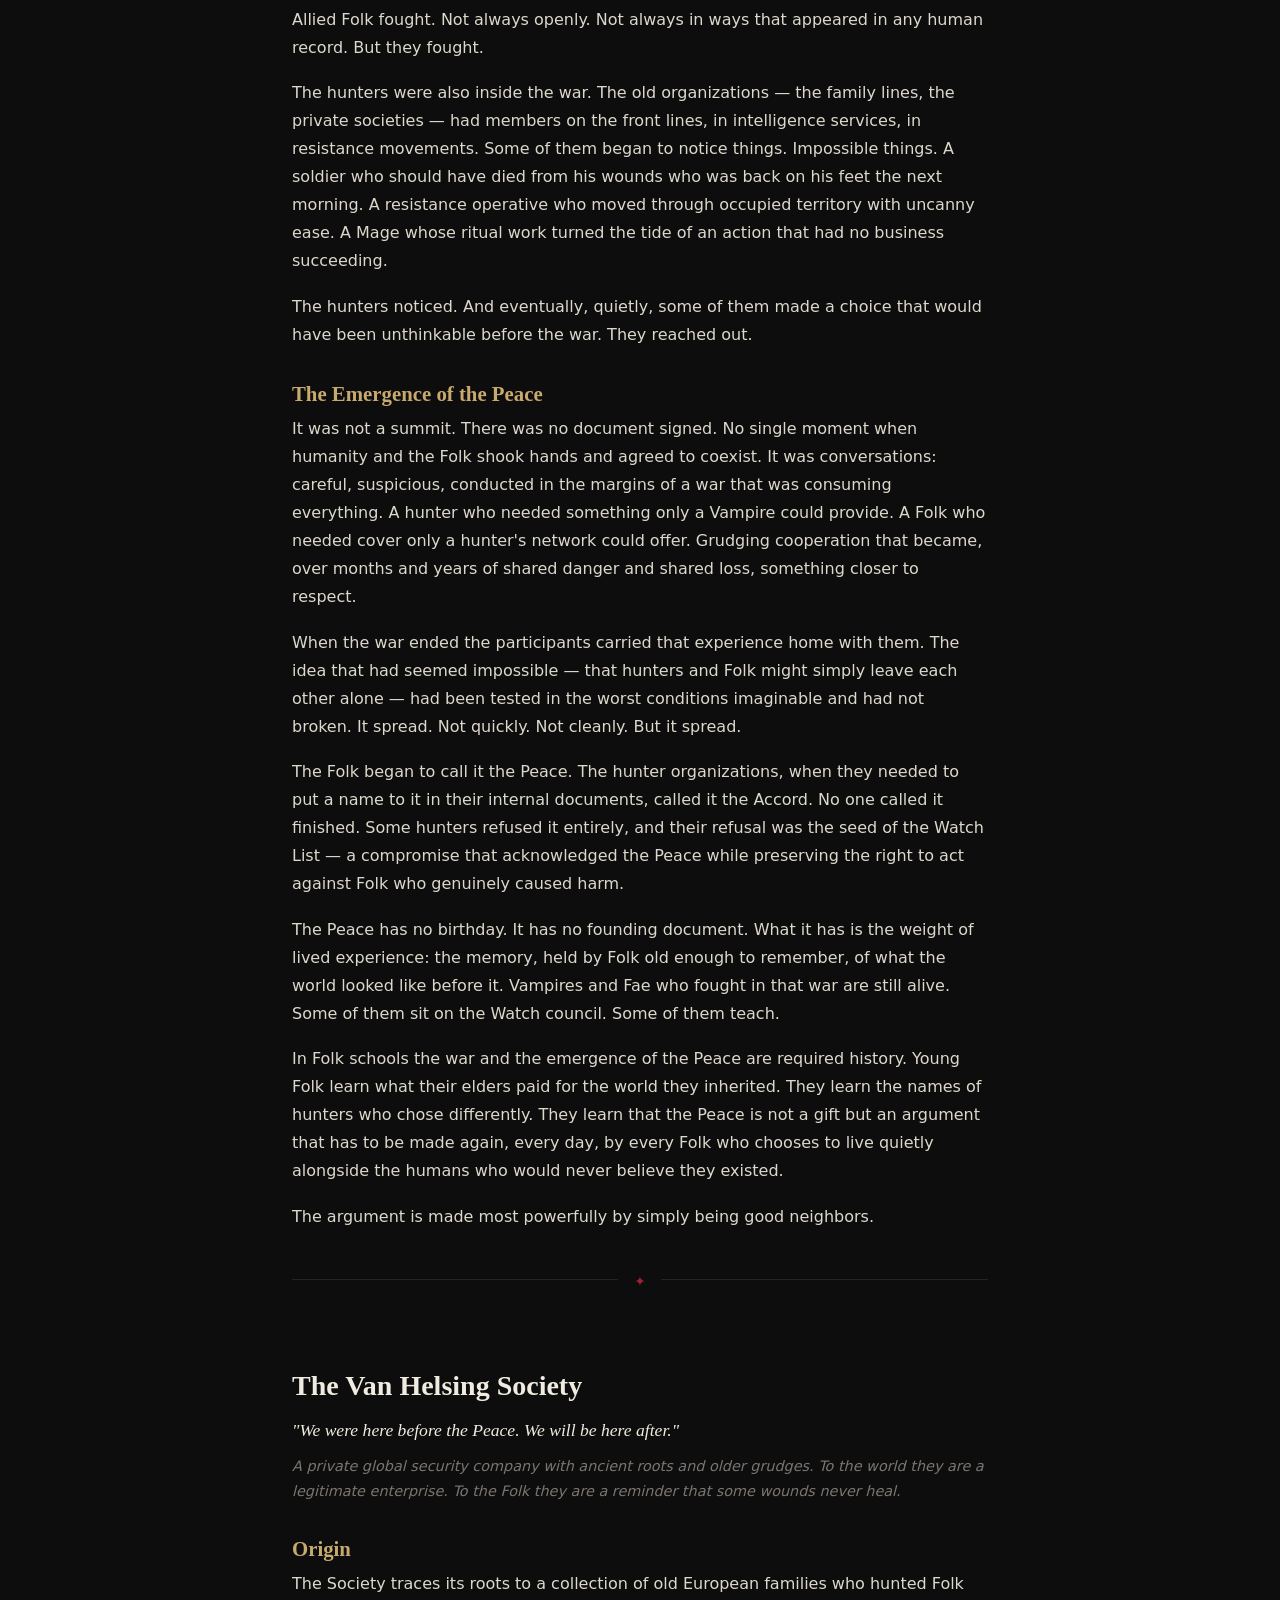
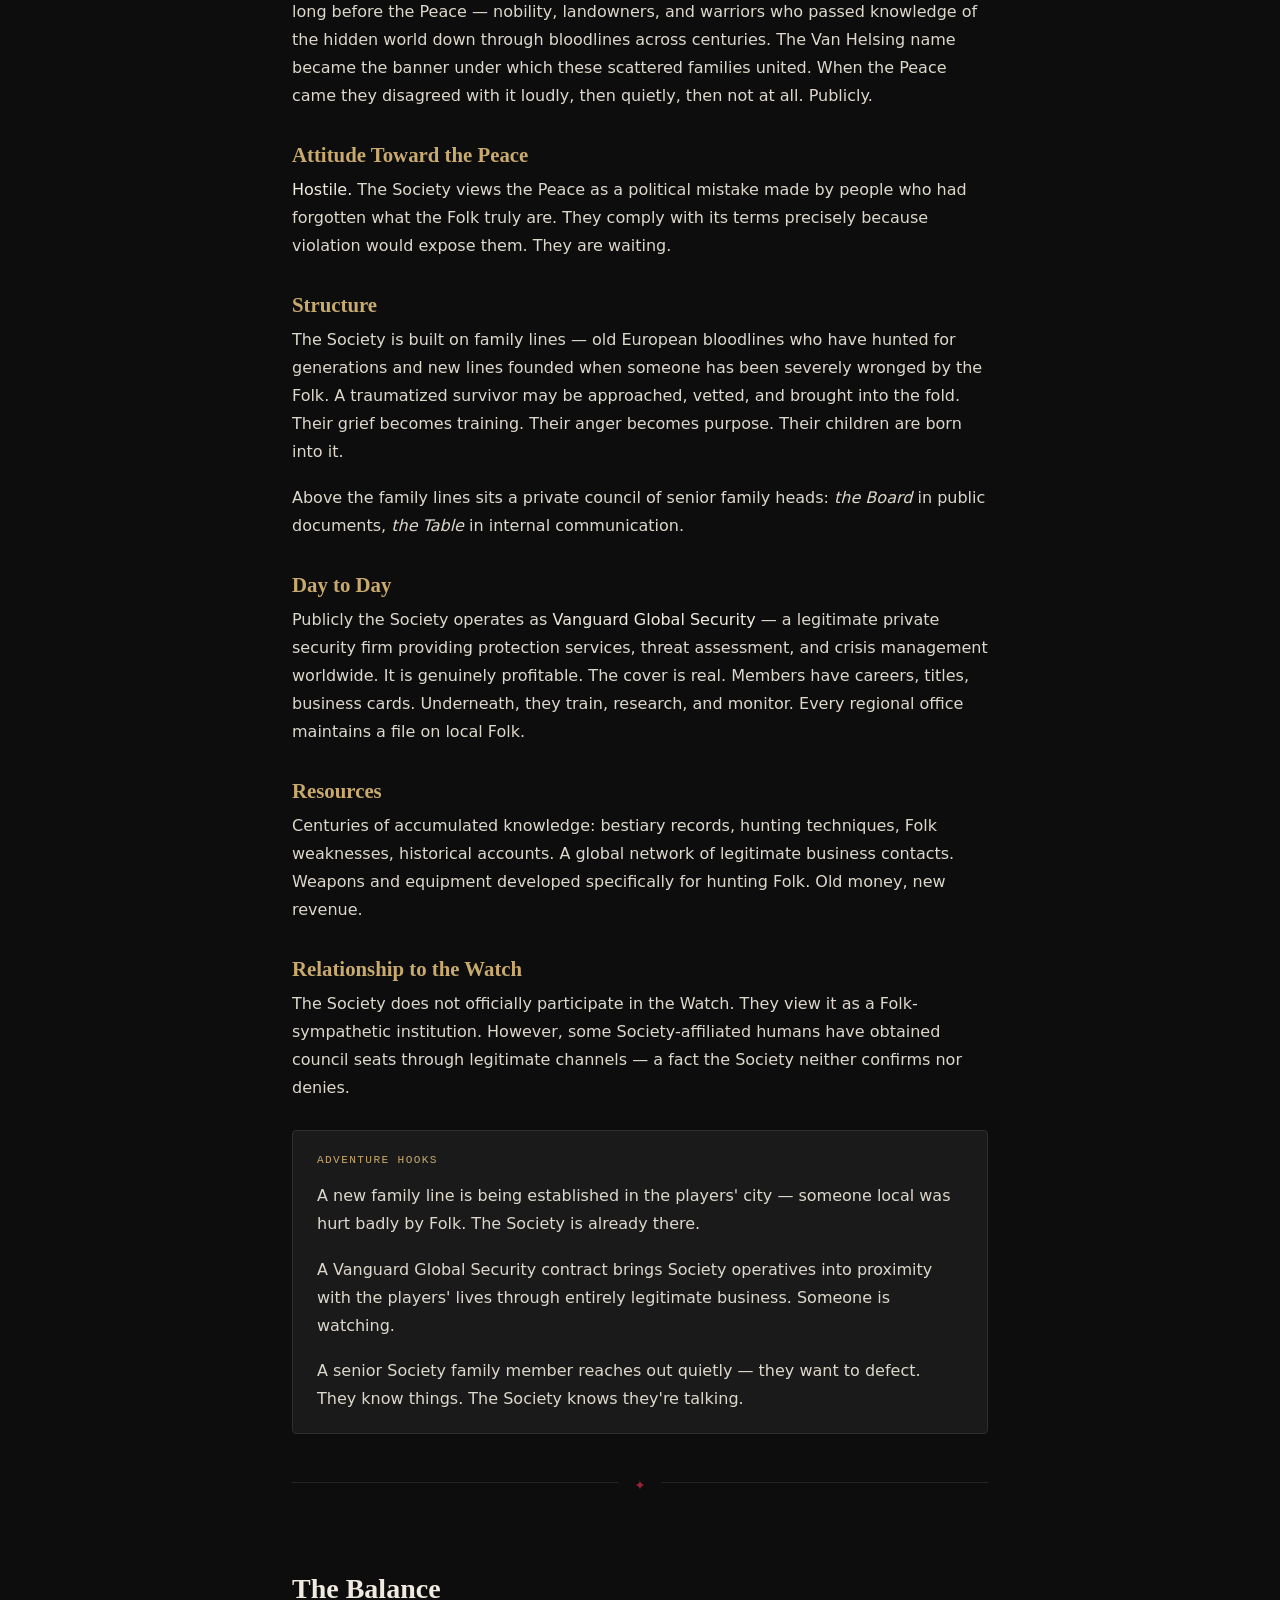
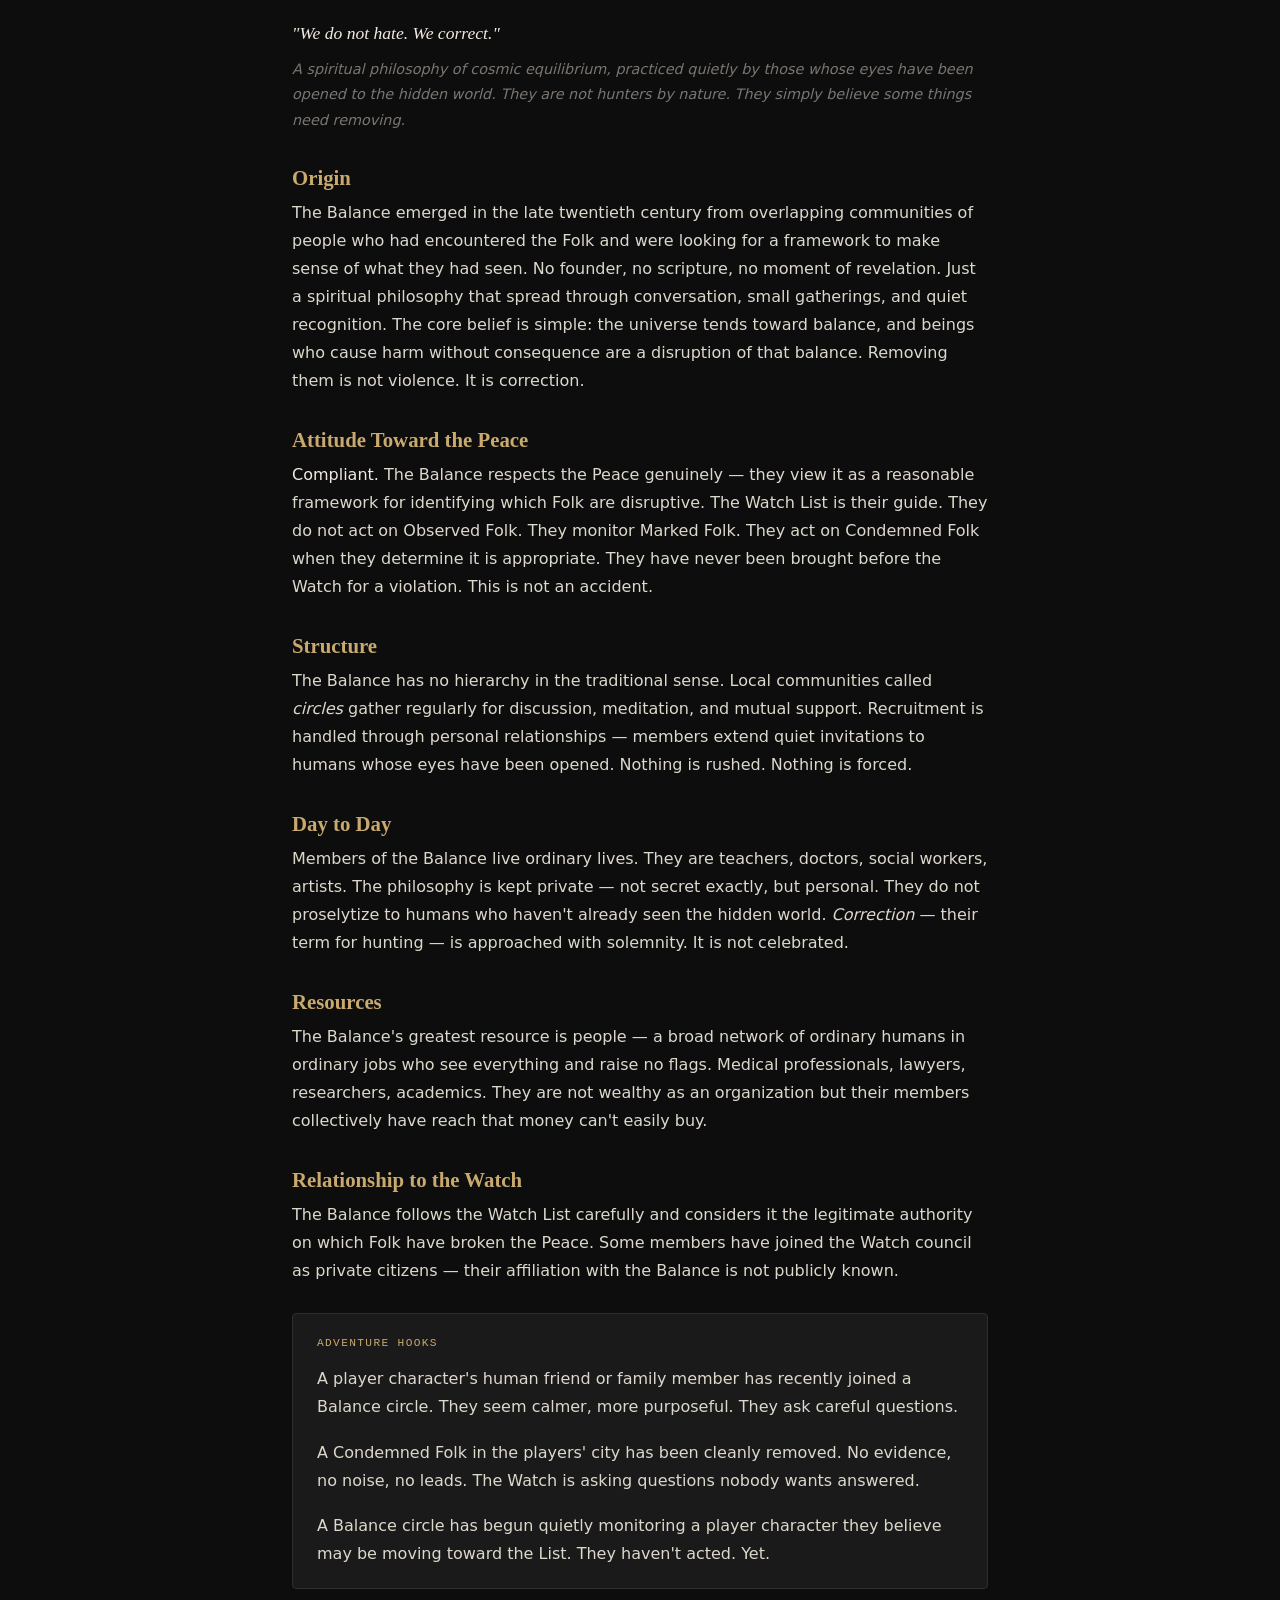
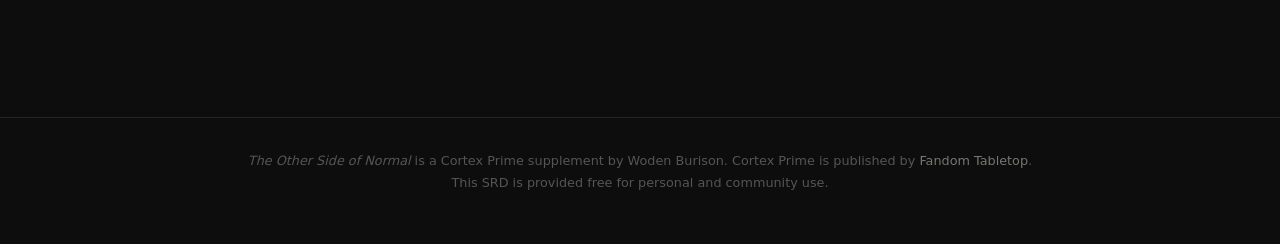
<file: folk-world.html>
<!DOCTYPE html>
<html lang="en">
<head>
  <meta charset="UTF-8">
  <meta name="viewport" content="width=device-width, initial-scale=1.0">
  <title>The Folk World — TOSON SRD</title>
  <meta name="description" content="The setting of The Other Side of Normal: the Peace, the Watch, the Hollow, and the organizations that hunt.">
  <link rel="stylesheet" href="style.css">
</head>
<body>

<nav class="site-nav">
  <div class="nav-inner">
    <a class="nav-title" href="index.html">TOSON <span>SRD</span></a>
    <ul class="nav-links">
      <li><a href="folk-world.html" class="active">Folk World</a></li>
      <li><a href="playing.html">Playing the Folk</a></li>
      <li><a href="folk-types.html">Folk Types</a></li>
      <li><a href="character-creation.html">Character Creation</a></li>
      <li><a href="running.html">Running the Game</a></li>
      <li><a href="support.html" class="support-link">Support</a></li>
    </ul>
  </div>
</nav>

<main>
  <div class="page-wrapper">

    <header class="page-header">
      <div class="eyebrow">Chapter One</div>
      <h1>Folk World</h1>
      <p class="subtitle">The Peace, the Watch, the Hollow, and the people who hunt.</p>
    </header>

    <!-- THE FOLK -->
    <section class="section">
      <span id="the-folk" class="section-anchor"></span>
      <h2>The Folk</h2>
      <p>The Folk is the term monsters use among themselves for their hidden community. Not a place. A people. The Folk live and work alongside humans, unknown to most. Most Folk are born what they are. Turning happens, but it's rare. Most are Folk from birth, raised in the hidden world, taught its history and its rules alongside everything else.</p>

      <h3>Human Awareness</h3>
      <p>The human world is completely oblivious. Fringe theories exist — blogs, podcasts, the occasional book — but no credible mainstream voice believes them. The Folk are simply too good at the Peace for mainstream society to notice. Nobody believes people who claim to have seen something impossible. This is, by design, exactly how the Folk prefer it.</p>

      <h3>The Marker System</h3>
      <p>Every Folk has a unique magical signature, a marker that identifies their type. Humans have their own marker. Mages, for example, carry a distinct Mage marker rather than a human one — they appear human but read correctly to magic. This system underpins the Hollow's access enchantments and has broader implications for how Folk identify each other in person.</p>
    </section>

    <hr class="section-rule">

    <!-- THE HOLLOW -->
    <section class="section">
      <span id="the-hollow" class="section-anchor"></span>
      <h2>The Hollow</h2>
      <p class="fiction" style="font-style:italic; color: var(--text-muted);">The Folk have always found ways to communicate. The Hollow is simply the latest and most elegant solution.</p>

      <p>The Hollow is a magical internet built on a programming language developed by Mages and maintained by independent Tech Mages worldwide who build and tinker with it for the love of the craft. It is largely self-sustaining by design: no single controlling authority, no central server, no kill switch. It exists because the Folk needed it and Mages built it.</p>

      <h3>Access</h3>
      <p>Every Folk has a unique magical marker, a signature that identifies them as something other than human. Tech Mages — a specialization focused on the intersection of magic and modern technology — can enchant any personal device to read its user's marker. A human picking up an enchanted device gets nothing. The enchantment checks the person, not the hardware.</p>
      <p>A human who stumbles onto a Hollow URL is redirected to <em>folk.net</em>, a mundane, well-maintained folklore and mythology website that raises no flags. Folk are taken directly to the Hollow's front page, a search engine that serves as the gateway to everything built on the network.</p>
      <p>Tech Mages are common enough in cities that most Folk can find one without difficulty. The Hollow's signal is effectively perfect everywhere on Earth. Access is limited only by proximity to Tech Mages and Magetech, not infrastructure. Any Folk with the inclination can learn the Hollow's programming language and build their own site.</p>

      <h3>Major Sites</h3>
      <p><strong>Kindred</strong> is the Folk social network, the place where communities form, news spreads, and the hidden world keeps in touch across cities and countries.</p>
      <p><strong>The Exchange</strong> is the Folk marketplace, built around the Favor currency system. Folk have traded in Favor for centuries. An ancient ritual called a Pact bestows the right to a favor, creating currency that old families may still carry as physical coins while most Folk now use a Magetech digital equivalent. The Exchange runs on both.</p>
      <p><strong>The Burrow</strong> is the Folk forum: unfiltered, opinionated, and occasionally chaotic. News, rumors, debates about the Watch, complaints about hunter activity, and threads that have been running for decades. If something is happening in the Folk world, someone in the Burrow knows about it.</p>

      <h3>The Watch on the Hollow</h3>
      <p>The Watch maintains an official presence: a dedicated site for List updates, trial announcements, and council communications. The List is maintained by a team of Folk administrators selected for their impartiality. No supernatural mandate, no special ability. Just people who take the responsibility seriously and have earned the community's trust.</p>

      <h3>Dark Corners</h3>
      <p>The Hollow's open architecture means nobody controls what gets built on it. Sites and apps exist that the Watch would prefer didn't. What lives in those corners is left to the Folk who find them, and to the GMs and players who choose to go looking.</p>
    </section>

    <hr class="section-rule">

    <!-- THE WATCH -->
    <section class="section">
      <span id="the-watch" class="section-anchor"></span>
      <h2>The Watch</h2>
      <p>The Watch is the governing body that maintains the Watch List and adjudicates trials: a council of 100 members, split equally between humans and Folk. Day-to-day administration is handled by a permanent staff drawn from both sides. When a decision is needed, members are selected by random draw, typically 9 per case — an odd number to prevent ties. Members drawn for one case are unavailable for simultaneous cases until their duty is complete. Multiple crises at once strains the council's resources, a fact that savvy players may exploit.</p>
      <p>Every council member has their own agenda. The Watch has no unified institutional goal beyond maintaining the List. This makes the draw high-stakes. Who gets pulled matters enormously.</p>

      <h3>The Watch List</h3>
      <p>A list maintained by the Watch and shared with hunter organizations. Folk who disturb the Peace lose their protection in degrees.</p>

      <div class="table-wrapper">
        <table>
          <thead>
            <tr>
              <th>Council Term</th>
              <th>Folk Term</th>
              <th>Status</th>
            </tr>
          </thead>
          <tbody>
            <tr>
              <td><span class="watch-tier observed">Observed</span></td>
              <td><em>Shadowed</em></td>
              <td>Flagged for monitoring. No action yet.</td>
            </tr>
            <tr>
              <td><span class="watch-tier listed">Listed</span></td>
              <td><em>Marked</em></td>
              <td>No harassment protection. Hunters may engage if provoked. Some hunter orgs deliberately provoke Marked Folk.</td>
            </tr>
            <tr>
              <td><span class="watch-tier condemned">Condemned</span></td>
              <td><em>Gone</em></td>
              <td>Active hunt authorized. No protection remaining.</td>
            </tr>
          </tbody>
        </table>
      </div>
      <p>Getting on the List is easy. Getting off is not.</p>

      <h3>The Trial System</h3>
      <p>A Listed Folk may petition for a trial, but must first find a <strong>Sponsor</strong> — a council member willing to formally request a hearing. No Sponsor, no trial. Finding one is itself an adventure; council members don't take the risk for nothing.</p>
      <p>In the trial, the burden of proof falls on the Listed Folk, not the council. They must demonstrate the incident never occurred, that circumstances justified their actions, or that they have meaningfully changed. The council votes. Removal from the List is rare. A Condemned Folk has never been successfully cleared, though no one can prove the vote is rigged.</p>
    </section>

    <hr class="section-rule">

    <!-- HISTORY -->
    <section class="section">
      <span id="before-the-peace" class="section-anchor"></span>
      <h2>Before the Peace</h2>
      <p>The Folk have always lived alongside humanity, hidden in plain sight. For most of recorded history that arrangement was enforced not by agreement but by necessity: humans who discovered the Folk hunted them, and the Folk kept their existence secret to survive. There was no Peace. There was only the quiet, ongoing war of concealment.</p>
      <p>The organizations that hunted Folk were not unified. They were family lines, religious orders, private societies, each operating independently, each carrying their own traditions and their own grudges. Some were methodical. Some were zealous. All of them understood that the Folk were real and that most humans would never believe them.</p>
      <p>The Folk, for their part, had no formal relationship with the hunters beyond survival. You avoided them when you could. You ran when you had to. You fought when there was no other choice. The idea of sitting across a table from a hunter and reaching an understanding was not something most Folk considered possible.</p>
      <p>The Second World War changed that.</p>

      <h3>The War</h3>
      <p>When the war came the Folk were not separate from it. They were inside it, as they had always been inside human history: present, invisible, shaped by the same forces that shaped everyone else. Folk followed their convictions the way humans did. Vampires, Werewolves, Fae, Mages, Revenants, and Golems fought on both sides of the conflict. Those aligned with the Axis believed in what the Axis promised or feared what defiance would cost. Those aligned with the Allies understood with the particular clarity of people who had survived centuries of persecution what a world shaped by Axis ideology would mean — not just for humans but for every Folk who had ever hidden what they were.</p>
      <p>Allied Folk fought. Not always openly. Not always in ways that appeared in any human record. But they fought.</p>
      <p>The hunters were also inside the war. The old organizations — the family lines, the private societies — had members on the front lines, in intelligence services, in resistance movements. Some of them began to notice things. Impossible things. A soldier who should have died from his wounds who was back on his feet the next morning. A resistance operative who moved through occupied territory with uncanny ease. A Mage whose ritual work turned the tide of an action that had no business succeeding.</p>
      <p>The hunters noticed. And eventually, quietly, some of them made a choice that would have been unthinkable before the war. They reached out.</p>

      <h3>The Emergence of the Peace</h3>
      <p>It was not a summit. There was no document signed. No single moment when humanity and the Folk shook hands and agreed to coexist. It was conversations: careful, suspicious, conducted in the margins of a war that was consuming everything. A hunter who needed something only a Vampire could provide. A Folk who needed cover only a hunter's network could offer. Grudging cooperation that became, over months and years of shared danger and shared loss, something closer to respect.</p>
      <p>When the war ended the participants carried that experience home with them. The idea that had seemed impossible — that hunters and Folk might simply leave each other alone — had been tested in the worst conditions imaginable and had not broken. It spread. Not quickly. Not cleanly. But it spread.</p>
      <p>The Folk began to call it the Peace. The hunter organizations, when they needed to put a name to it in their internal documents, called it the Accord. No one called it finished. Some hunters refused it entirely, and their refusal was the seed of the Watch List — a compromise that acknowledged the Peace while preserving the right to act against Folk who genuinely caused harm.</p>
      <p>The Peace has no birthday. It has no founding document. What it has is the weight of lived experience: the memory, held by Folk old enough to remember, of what the world looked like before it. Vampires and Fae who fought in that war are still alive. Some of them sit on the Watch council. Some of them teach.</p>
      <p>In Folk schools the war and the emergence of the Peace are required history. Young Folk learn what their elders paid for the world they inherited. They learn the names of hunters who chose differently. They learn that the Peace is not a gift but an argument that has to be made again, every day, by every Folk who chooses to live quietly alongside the humans who would never believe they existed.</p>
      <p>The argument is made most powerfully by simply being good neighbors.</p>
    </section>

    <hr class="section-rule">

    <!-- VAN HELSING SOCIETY -->
    <section class="section">
      <span id="van-helsing-society" class="section-anchor"></span>

      <div class="faction-header">
        <h2>The Van Helsing Society</h2>
        <div class="faction-motto">"We were here before the Peace. We will be here after."</div>
        <div class="faction-tagline">A private global security company with ancient roots and older grudges. To the world they are a legitimate enterprise. To the Folk they are a reminder that some wounds never heal.</div>
      </div>

      <h3>Origin</h3>
      <p>The Society traces its roots to a collection of old European families who hunted Folk long before the Peace — nobility, landowners, and warriors who passed knowledge of the hidden world down through bloodlines across centuries. The Van Helsing name became the banner under which these scattered families united. When the Peace came they disagreed with it loudly, then quietly, then not at all. Publicly.</p>

      <h3>Attitude Toward the Peace</h3>
      <p><strong>Hostile.</strong> The Society views the Peace as a political mistake made by people who had forgotten what the Folk truly are. They comply with its terms precisely because violation would expose them. They are waiting.</p>

      <h3>Structure</h3>
      <p>The Society is built on family lines — old European bloodlines who have hunted for generations and new lines founded when someone has been severely wronged by the Folk. A traumatized survivor may be approached, vetted, and brought into the fold. Their grief becomes training. Their anger becomes purpose. Their children are born into it.</p>
      <p>Above the family lines sits a private council of senior family heads: <em>the Board</em> in public documents, <em>the Table</em> in internal communication.</p>

      <h3>Day to Day</h3>
      <p>Publicly the Society operates as <strong>Vanguard Global Security</strong> — a legitimate private security firm providing protection services, threat assessment, and crisis management worldwide. It is genuinely profitable. The cover is real. Members have careers, titles, business cards. Underneath, they train, research, and monitor. Every regional office maintains a file on local Folk.</p>

      <h3>Resources</h3>
      <p>Centuries of accumulated knowledge: bestiary records, hunting techniques, Folk weaknesses, historical accounts. A global network of legitimate business contacts. Weapons and equipment developed specifically for hunting Folk. Old money, new revenue.</p>

      <h3>Relationship to the Watch</h3>
      <p>The Society does not officially participate in the Watch. They view it as a Folk-sympathetic institution. However, some Society-affiliated humans have obtained council seats through legitimate channels — a fact the Society neither confirms nor denies.</p>

      <div class="callout">
        <div class="callout-title">Adventure Hooks</div>
        <p>A new family line is being established in the players' city — someone local was hurt badly by Folk. The Society is already there.</p>
        <p>A Vanguard Global Security contract brings Society operatives into proximity with the players' lives through entirely legitimate business. Someone is watching.</p>
        <p style="margin-bottom:0">A senior Society family member reaches out quietly — they want to defect. They know things. The Society knows they're talking.</p>
      </div>
    </section>

    <hr class="section-rule">

    <!-- THE BALANCE -->
    <section class="section">
      <span id="the-balance" class="section-anchor"></span>

      <div class="faction-header">
        <h2>The Balance</h2>
        <div class="faction-motto">"We do not hate. We correct."</div>
        <div class="faction-tagline">A spiritual philosophy of cosmic equilibrium, practiced quietly by those whose eyes have been opened to the hidden world. They are not hunters by nature. They simply believe some things need removing.</div>
      </div>

      <h3>Origin</h3>
      <p>The Balance emerged in the late twentieth century from overlapping communities of people who had encountered the Folk and were looking for a framework to make sense of what they had seen. No founder, no scripture, no moment of revelation. Just a spiritual philosophy that spread through conversation, small gatherings, and quiet recognition. The core belief is simple: the universe tends toward balance, and beings who cause harm without consequence are a disruption of that balance. Removing them is not violence. It is correction.</p>

      <h3>Attitude Toward the Peace</h3>
      <p><strong>Compliant.</strong> The Balance respects the Peace genuinely — they view it as a reasonable framework for identifying which Folk are disruptive. The Watch List is their guide. They do not act on Observed Folk. They monitor Marked Folk. They act on Condemned Folk when they determine it is appropriate. They have never been brought before the Watch for a violation. This is not an accident.</p>

      <h3>Structure</h3>
      <p>The Balance has no hierarchy in the traditional sense. Local communities called <em>circles</em> gather regularly for discussion, meditation, and mutual support. Recruitment is handled through personal relationships — members extend quiet invitations to humans whose eyes have been opened. Nothing is rushed. Nothing is forced.</p>

      <h3>Day to Day</h3>
      <p>Members of the Balance live ordinary lives. They are teachers, doctors, social workers, artists. The philosophy is kept private — not secret exactly, but personal. They do not proselytize to humans who haven't already seen the hidden world. <em>Correction</em> — their term for hunting — is approached with solemnity. It is not celebrated.</p>

      <h3>Resources</h3>
      <p>The Balance's greatest resource is people — a broad network of ordinary humans in ordinary jobs who see everything and raise no flags. Medical professionals, lawyers, researchers, academics. They are not wealthy as an organization but their members collectively have reach that money can't easily buy.</p>

      <h3>Relationship to the Watch</h3>
      <p>The Balance follows the Watch List carefully and considers it the legitimate authority on which Folk have broken the Peace. Some members have joined the Watch council as private citizens — their affiliation with the Balance is not publicly known.</p>

      <div class="callout">
        <div class="callout-title">Adventure Hooks</div>
        <p>A player character's human friend or family member has recently joined a Balance circle. They seem calmer, more purposeful. They ask careful questions.</p>
        <p>A Condemned Folk in the players' city has been cleanly removed. No evidence, no noise, no leads. The Watch is asking questions nobody wants answered.</p>
        <p style="margin-bottom:0">A Balance circle has begun quietly monitoring a player character they believe may be moving toward the List. They haven't acted. Yet.</p>
      </div>
    </section>

  </div>
</main>

<footer>
  <p><em>The Other Side of Normal</em> is a Cortex Prime supplement by Woden Burison. Cortex Prime is published by <a href="https://www.cortexrpg.com" target="_blank" rel="noopener">Fandom Tabletop</a>.<br>
  This SRD is provided free for personal and community use.</p>
</footer>

</body>
</html>
</file>
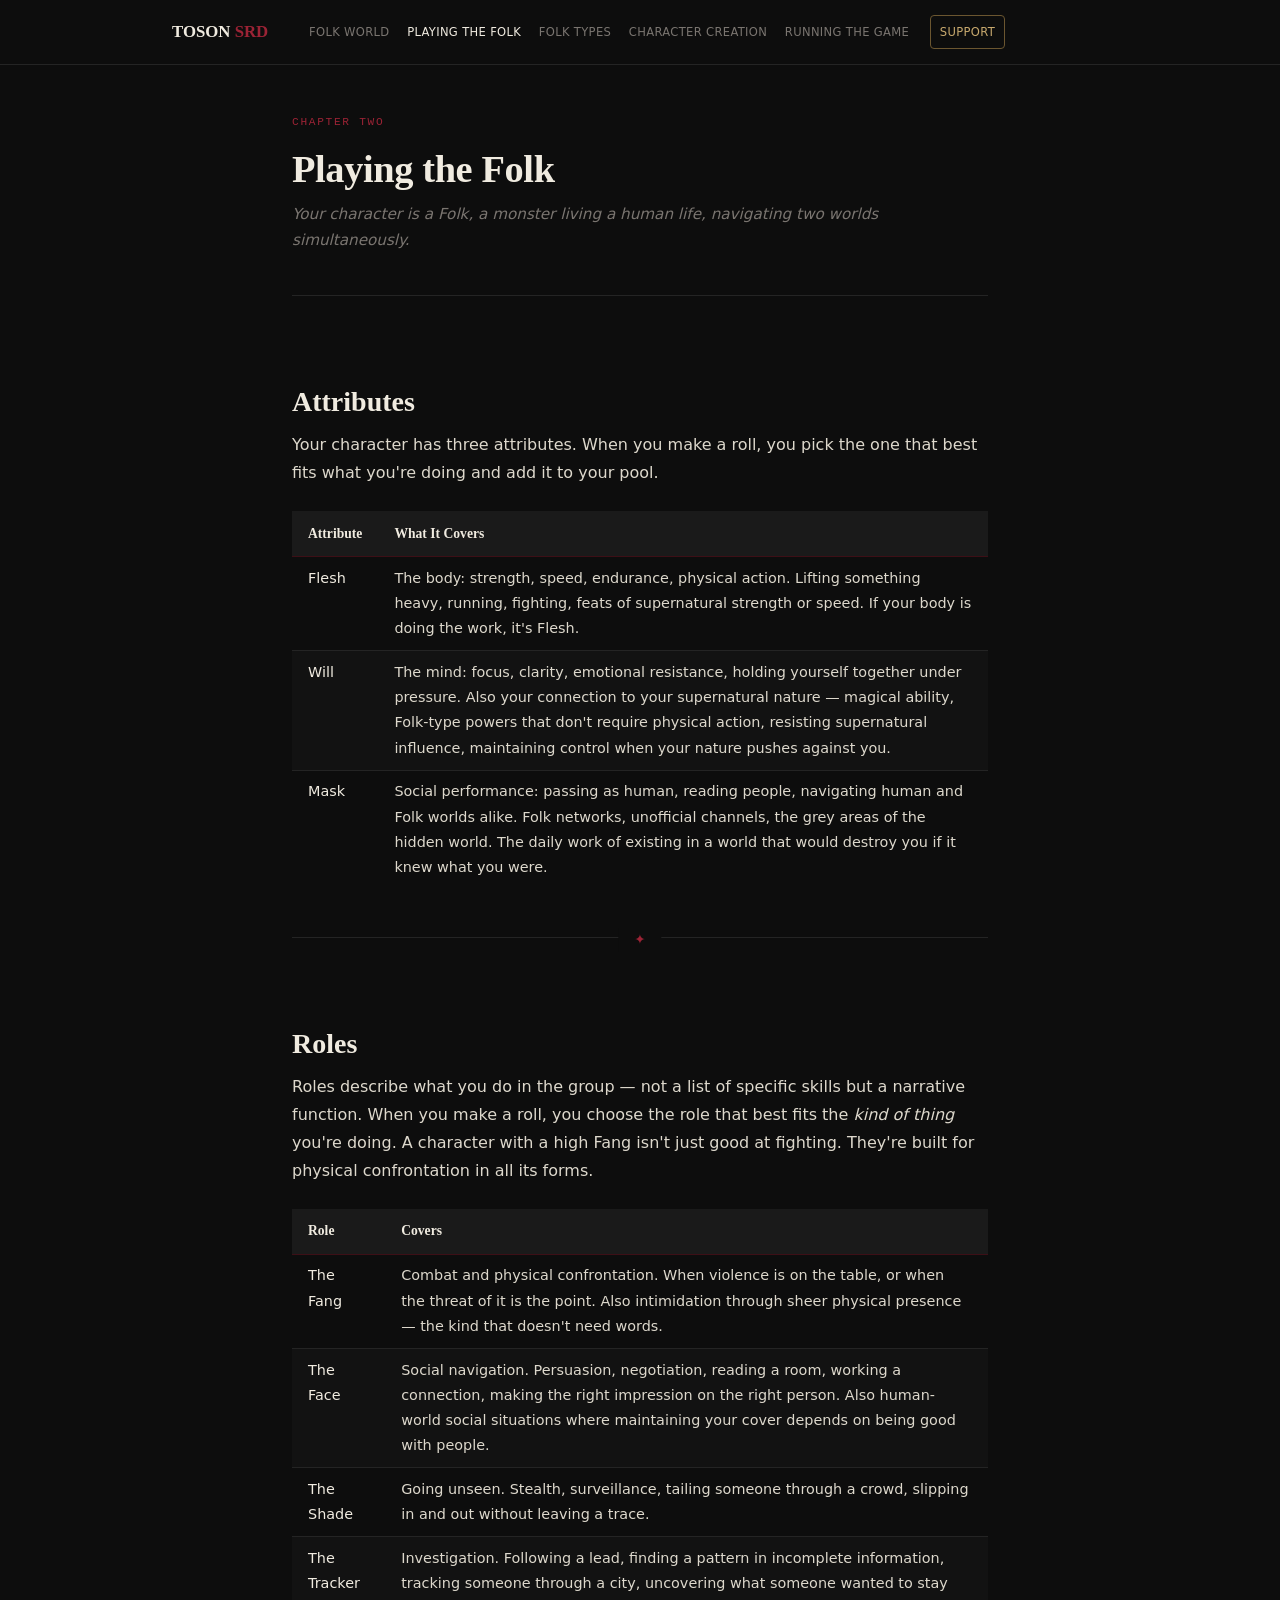
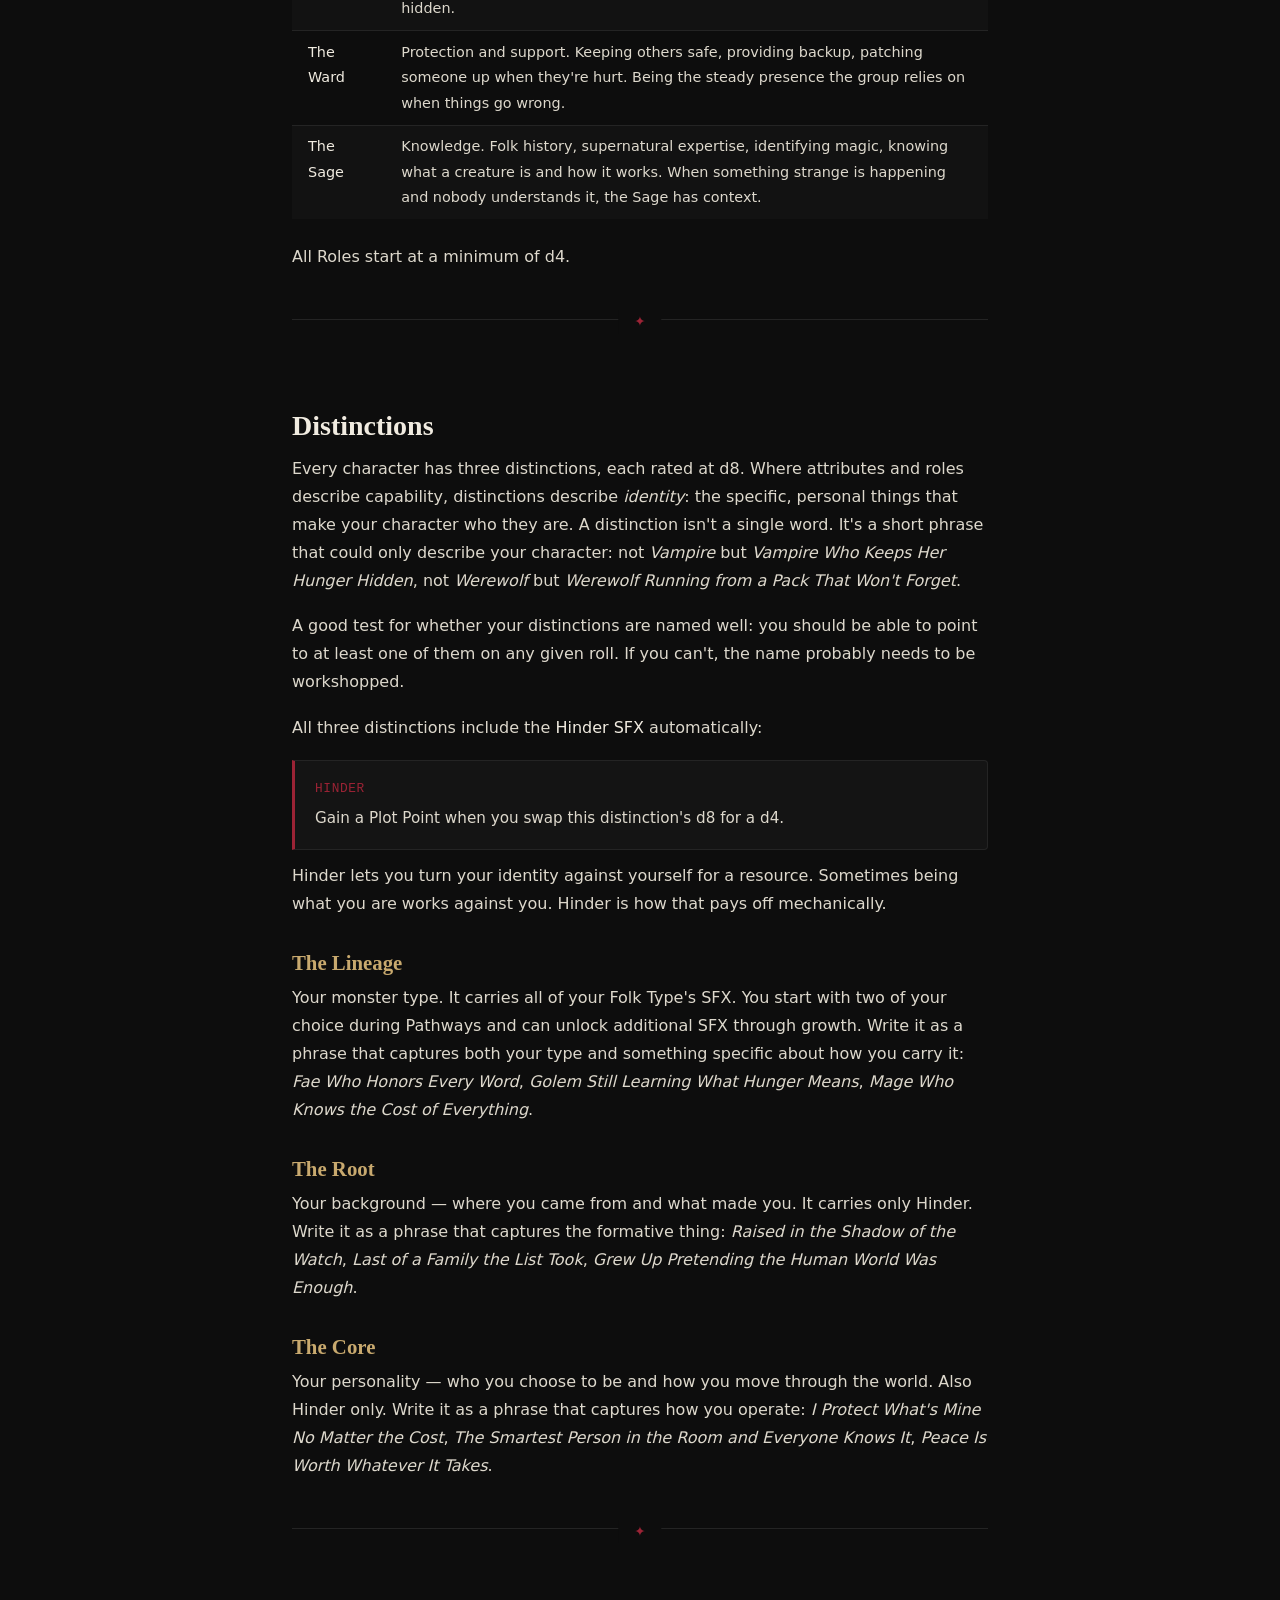
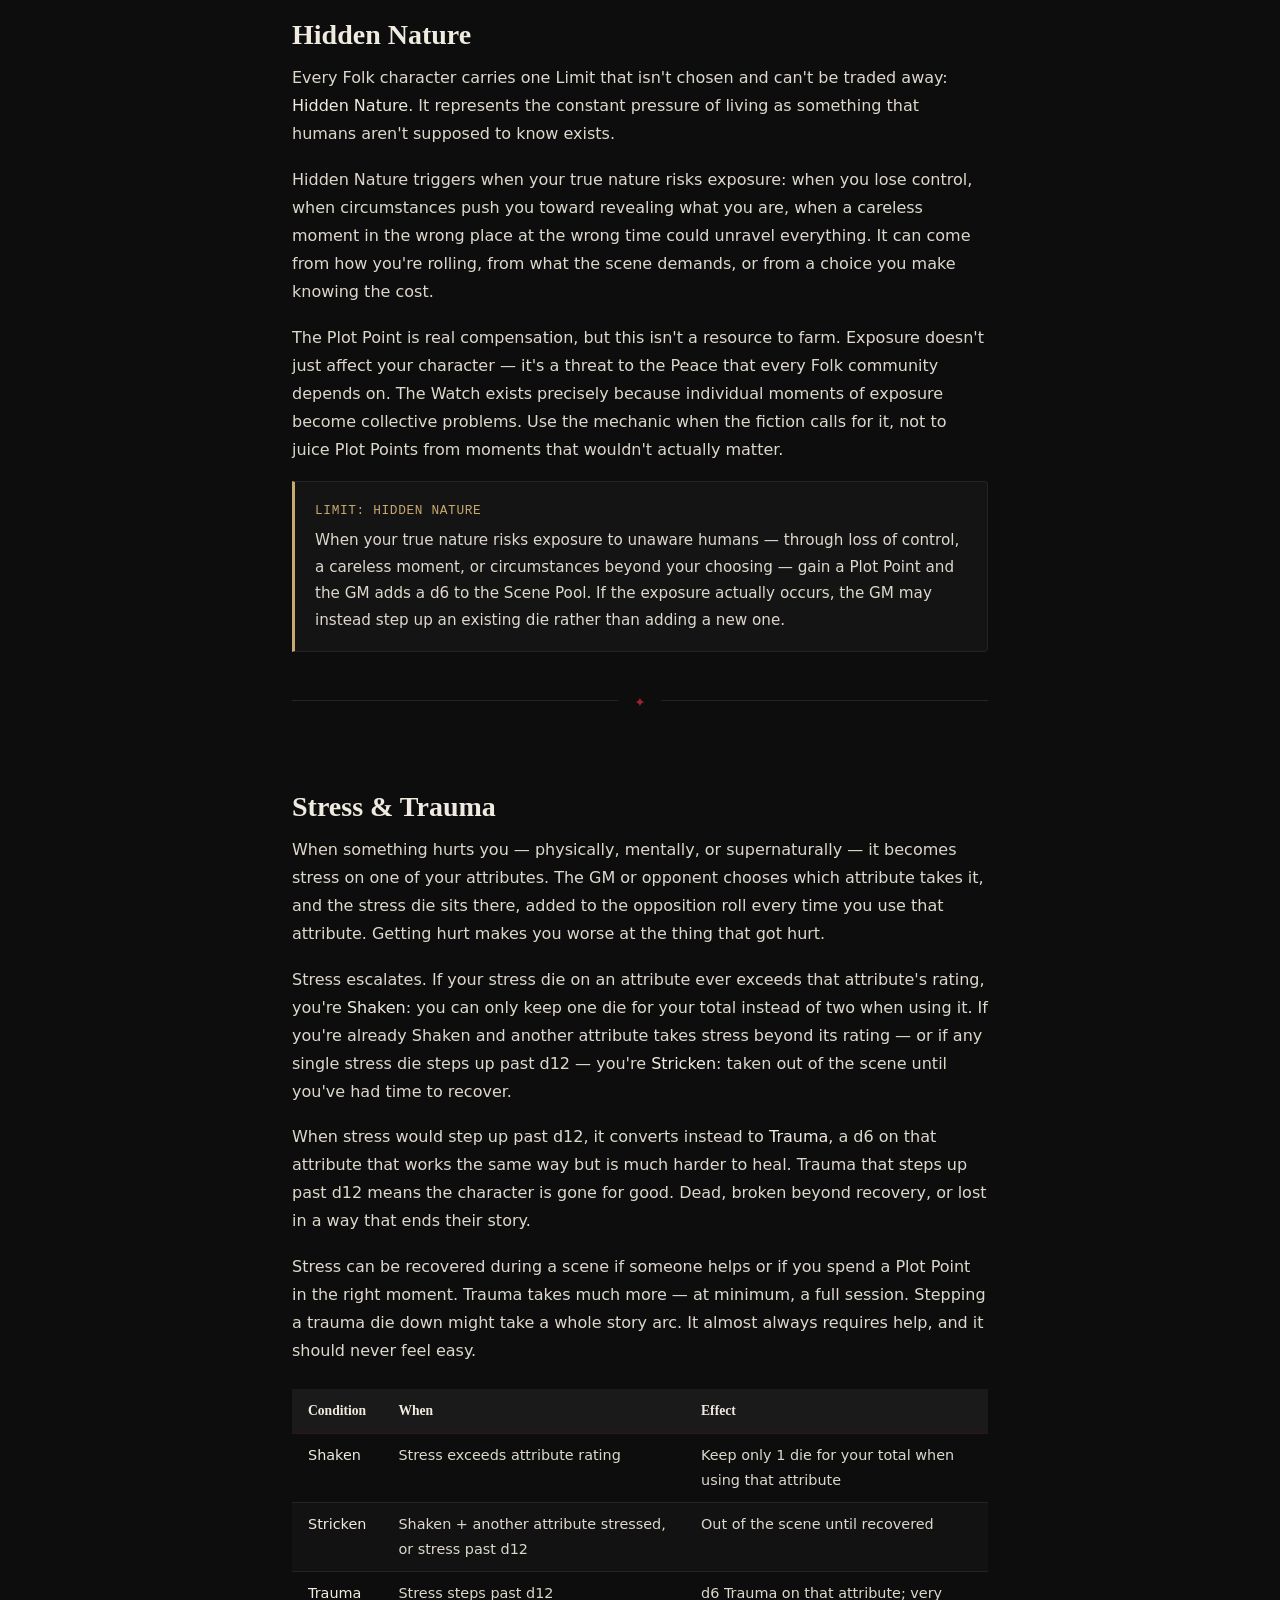
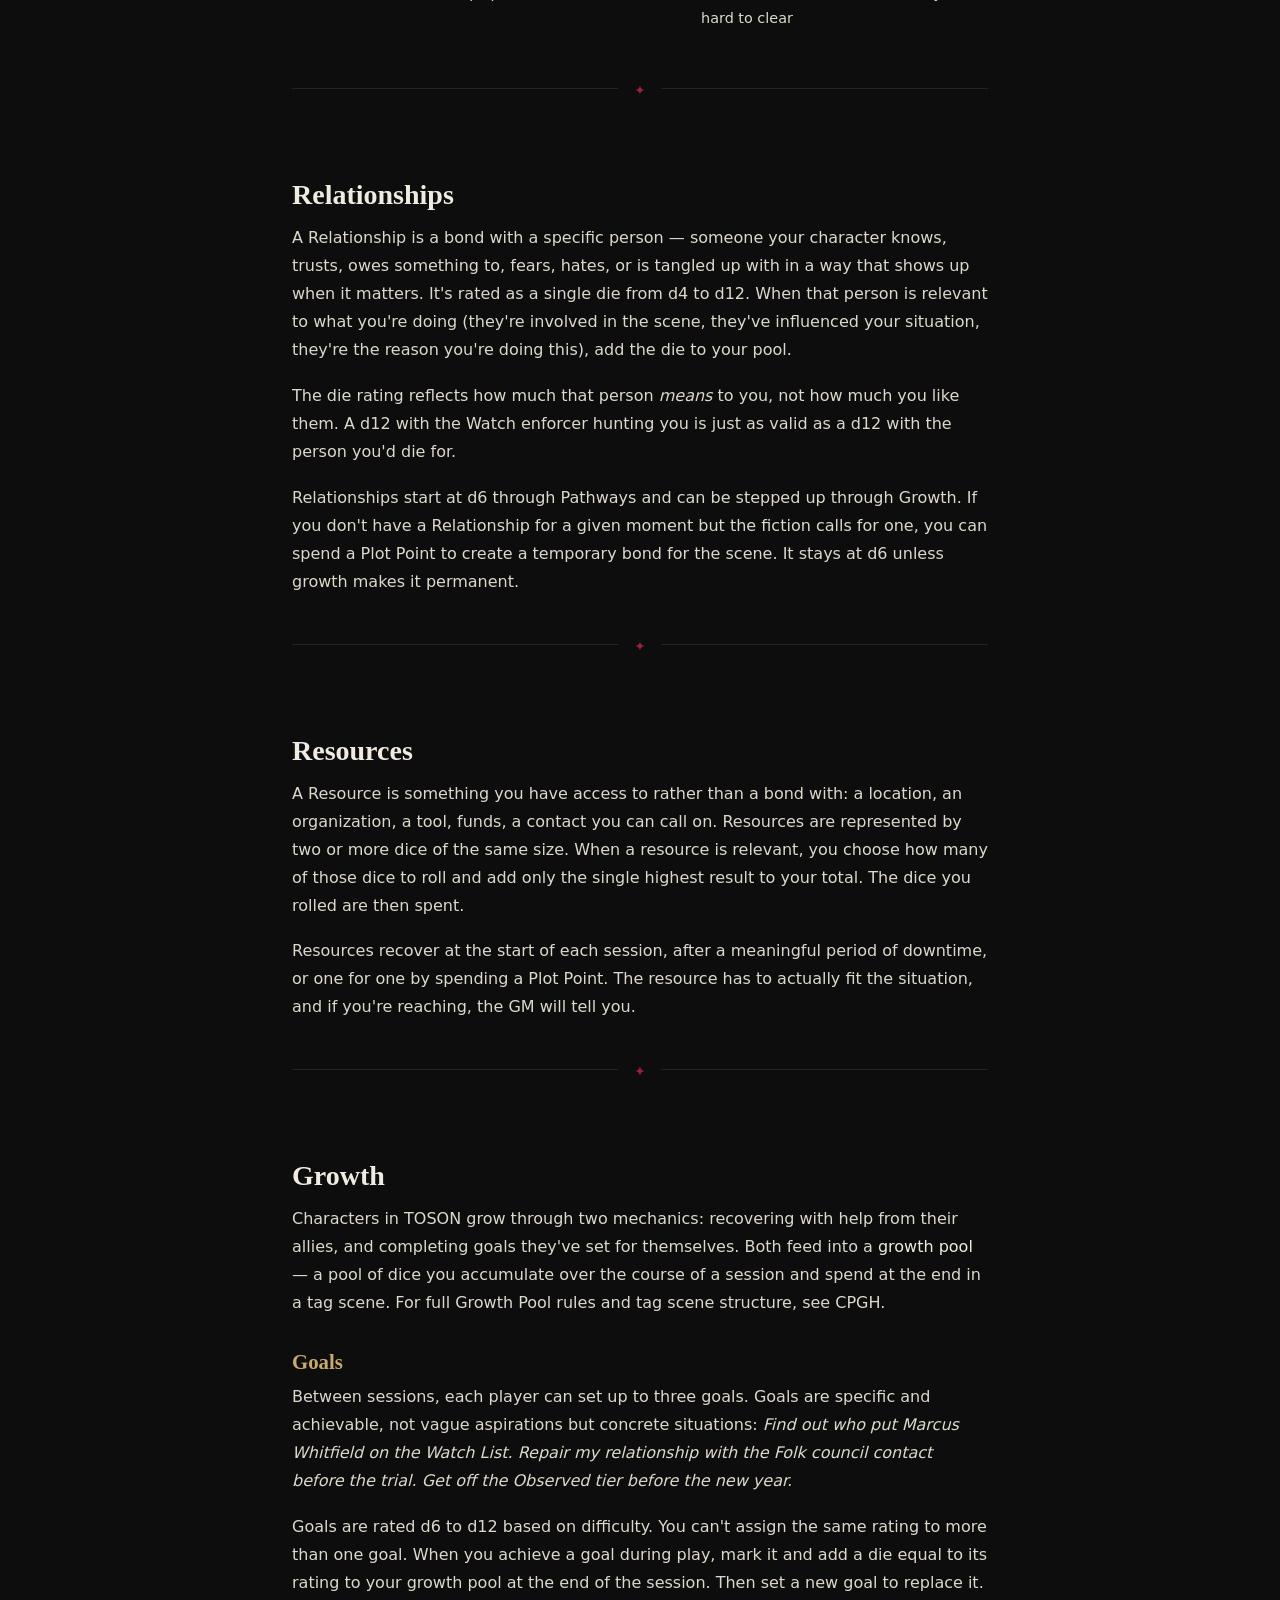
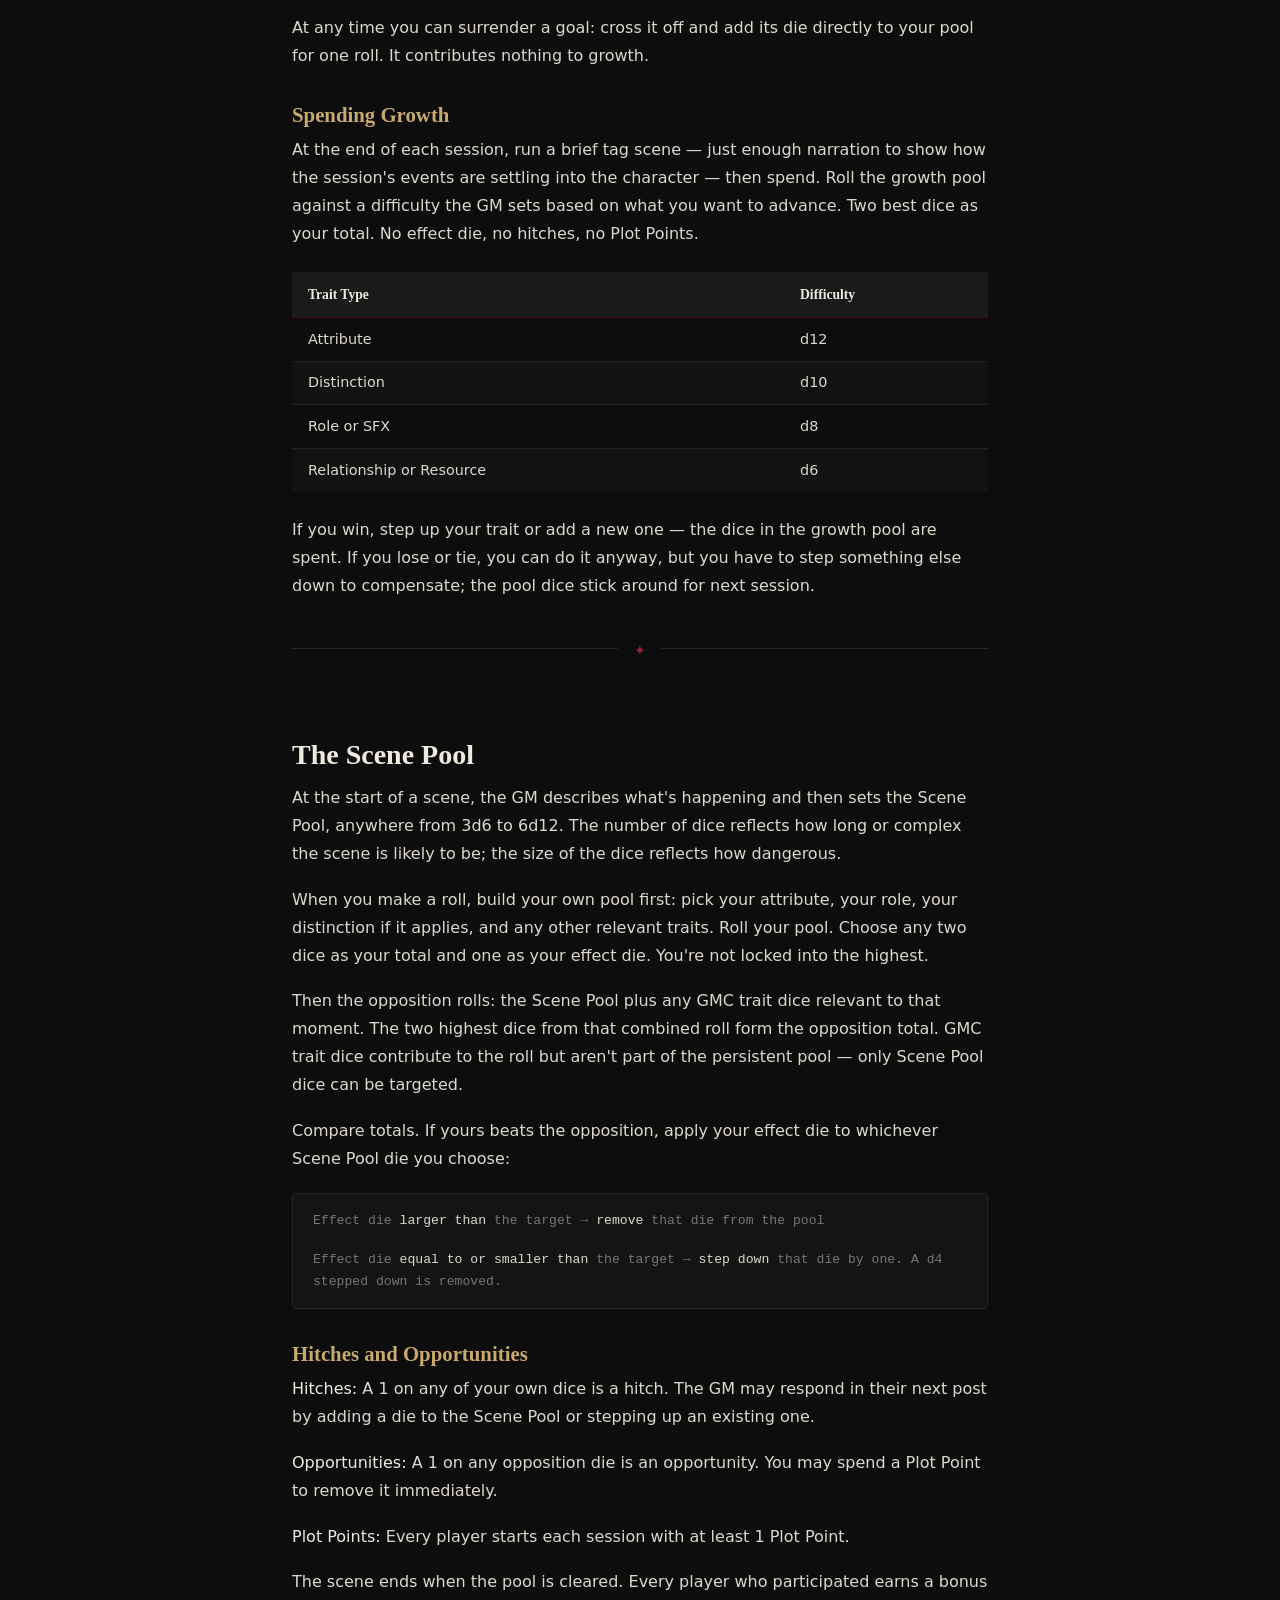
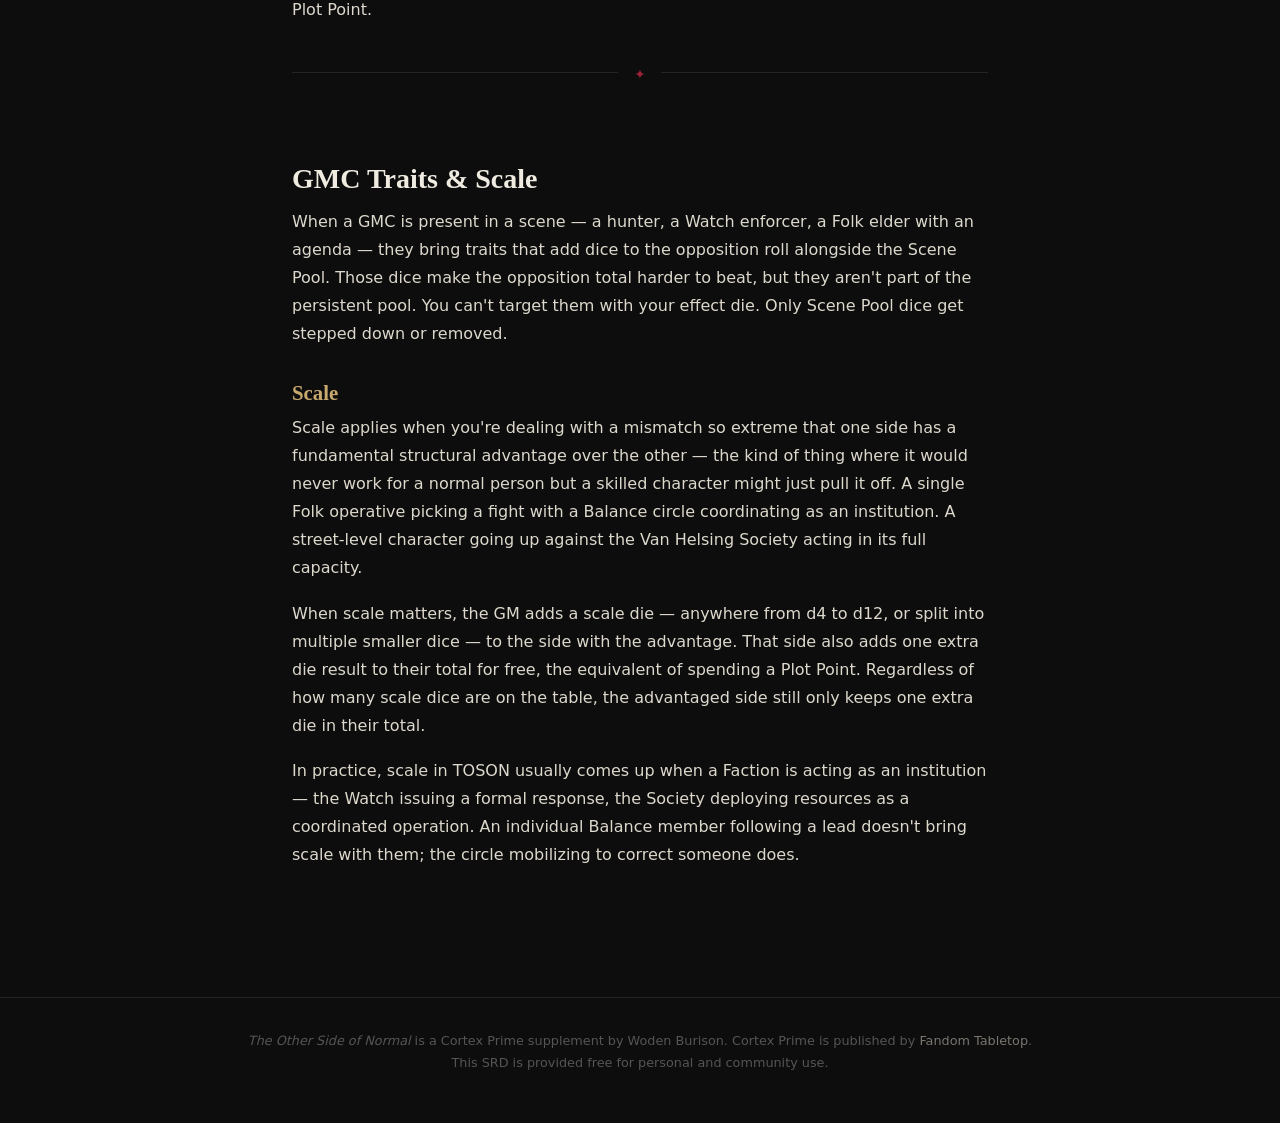
<file: playing.html>
<!DOCTYPE html>
<html lang="en">
<head>
  <meta charset="UTF-8">
  <meta name="viewport" content="width=device-width, initial-scale=1.0">
  <title>Playing the Folk — TOSON SRD</title>
  <meta name="description" content="Attributes, Roles, Distinctions, Stress & Trauma, Relationships, Resources, Growth, and the Scene Pool for The Other Side of Normal.">
  <link rel="stylesheet" href="style.css">
</head>
<body>

<nav class="site-nav">
  <div class="nav-inner">
    <a class="nav-title" href="index.html">TOSON <span>SRD</span></a>
    <ul class="nav-links">
      <li><a href="folk-world.html">Folk World</a></li>
      <li><a href="playing.html" class="active">Playing the Folk</a></li>
      <li><a href="folk-types.html">Folk Types</a></li>
      <li><a href="character-creation.html">Character Creation</a></li>
      <li><a href="running.html">Running the Game</a></li>
      <li><a href="support.html" class="support-link">Support</a></li>
    </ul>
  </div>
</nav>

<main>
  <div class="page-wrapper">

    <header class="page-header">
      <div class="eyebrow">Chapter Two</div>
      <h1>Playing the Folk</h1>
      <p class="subtitle">Your character is a Folk, a monster living a human life, navigating two worlds simultaneously.</p>
    </header>

    <!-- ATTRIBUTES -->
    <section class="section">
      <span id="attributes" class="section-anchor"></span>
      <h2>Attributes</h2>
      <p>Your character has three attributes. When you make a roll, you pick the one that best fits what you're doing and add it to your pool.</p>

      <div class="table-wrapper">
        <table>
          <thead>
            <tr>
              <th>Attribute</th>
              <th>What It Covers</th>
            </tr>
          </thead>
          <tbody>
            <tr>
              <td><strong>Flesh</strong></td>
              <td>The body: strength, speed, endurance, physical action. Lifting something heavy, running, fighting, feats of supernatural strength or speed. If your body is doing the work, it's Flesh.</td>
            </tr>
            <tr>
              <td><strong>Will</strong></td>
              <td>The mind: focus, clarity, emotional resistance, holding yourself together under pressure. Also your connection to your supernatural nature — magical ability, Folk-type powers that don't require physical action, resisting supernatural influence, maintaining control when your nature pushes against you.</td>
            </tr>
            <tr>
              <td><strong>Mask</strong></td>
              <td>Social performance: passing as human, reading people, navigating human and Folk worlds alike. Folk networks, unofficial channels, the grey areas of the hidden world. The daily work of existing in a world that would destroy you if it knew what you were.</td>
            </tr>
          </tbody>
        </table>
      </div>
    </section>

    <hr class="section-rule">

    <!-- ROLES -->
    <section class="section">
      <span id="roles" class="section-anchor"></span>
      <h2>Roles</h2>
      <p>Roles describe what you do in the group — not a list of specific skills but a narrative function. When you make a roll, you choose the role that best fits the <em>kind of thing</em> you're doing. A character with a high Fang isn't just good at fighting. They're built for physical confrontation in all its forms.</p>

      <div class="table-wrapper">
        <table>
          <thead>
            <tr>
              <th>Role</th>
              <th>Covers</th>
            </tr>
          </thead>
          <tbody>
            <tr>
              <td><strong>The Fang</strong></td>
              <td>Combat and physical confrontation. When violence is on the table, or when the threat of it is the point. Also intimidation through sheer physical presence — the kind that doesn't need words.</td>
            </tr>
            <tr>
              <td><strong>The Face</strong></td>
              <td>Social navigation. Persuasion, negotiation, reading a room, working a connection, making the right impression on the right person. Also human-world social situations where maintaining your cover depends on being good with people.</td>
            </tr>
            <tr>
              <td><strong>The Shade</strong></td>
              <td>Going unseen. Stealth, surveillance, tailing someone through a crowd, slipping in and out without leaving a trace.</td>
            </tr>
            <tr>
              <td><strong>The Tracker</strong></td>
              <td>Investigation. Following a lead, finding a pattern in incomplete information, tracking someone through a city, uncovering what someone wanted to stay hidden.</td>
            </tr>
            <tr>
              <td><strong>The Ward</strong></td>
              <td>Protection and support. Keeping others safe, providing backup, patching someone up when they're hurt. Being the steady presence the group relies on when things go wrong.</td>
            </tr>
            <tr>
              <td><strong>The Sage</strong></td>
              <td>Knowledge. Folk history, supernatural expertise, identifying magic, knowing what a creature is and how it works. When something strange is happening and nobody understands it, the Sage has context.</td>
            </tr>
          </tbody>
        </table>
      </div>

      <p>All Roles start at a minimum of d4.</p>
    </section>

    <hr class="section-rule">

    <!-- DISTINCTIONS -->
    <section class="section">
      <span id="distinctions" class="section-anchor"></span>
      <h2>Distinctions</h2>
      <p>Every character has three distinctions, each rated at d8. Where attributes and roles describe capability, distinctions describe <em>identity</em>: the specific, personal things that make your character who they are. A distinction isn't a single word. It's a short phrase that could only describe your character: not <em>Vampire</em> but <em>Vampire Who Keeps Her Hunger Hidden</em>, not <em>Werewolf</em> but <em>Werewolf Running from a Pack That Won't Forget</em>.</p>
      <p>A good test for whether your distinctions are named well: you should be able to point to at least one of them on any given roll. If you can't, the name probably needs to be workshopped.</p>

      <p>All three distinctions include the <strong>Hinder SFX</strong> automatically:</p>

      <div class="sfx-block">
        <div class="sfx-name">Hinder</div>
        <p>Gain a Plot Point when you swap this distinction's d8 for a d4.</p>
      </div>

      <p>Hinder lets you turn your identity against yourself for a resource. Sometimes being what you are works against you. Hinder is how that pays off mechanically.</p>

      <h3>The Lineage</h3>
      <p>Your monster type. It carries all of your Folk Type's SFX. You start with two of your choice during Pathways and can unlock additional SFX through growth. Write it as a phrase that captures both your type and something specific about how you carry it: <em>Fae Who Honors Every Word</em>, <em>Golem Still Learning What Hunger Means</em>, <em>Mage Who Knows the Cost of Everything</em>.</p>

      <h3>The Root</h3>
      <p>Your background — where you came from and what made you. It carries only Hinder. Write it as a phrase that captures the formative thing: <em>Raised in the Shadow of the Watch</em>, <em>Last of a Family the List Took</em>, <em>Grew Up Pretending the Human World Was Enough</em>.</p>

      <h3>The Core</h3>
      <p>Your personality — who you choose to be and how you move through the world. Also Hinder only. Write it as a phrase that captures how you operate: <em>I Protect What's Mine No Matter the Cost</em>, <em>The Smartest Person in the Room and Everyone Knows It</em>, <em>Peace Is Worth Whatever It Takes</em>.</p>
    </section>

    <hr class="section-rule">

    <!-- HIDDEN NATURE -->
    <section class="section">
      <span id="hidden-nature" class="section-anchor"></span>
      <h2>Hidden Nature</h2>
      <p>Every Folk character carries one Limit that isn't chosen and can't be traded away: <strong>Hidden Nature</strong>. It represents the constant pressure of living as something that humans aren't supposed to know exists.</p>
      <p>Hidden Nature triggers when your true nature risks exposure: when you lose control, when circumstances push you toward revealing what you are, when a careless moment in the wrong place at the wrong time could unravel everything. It can come from how you're rolling, from what the scene demands, or from a choice you make knowing the cost.</p>
      <p>The Plot Point is real compensation, but this isn't a resource to farm. Exposure doesn't just affect your character — it's a threat to the Peace that every Folk community depends on. The Watch exists precisely because individual moments of exposure become collective problems. Use the mechanic when the fiction calls for it, not to juice Plot Points from moments that wouldn't actually matter.</p>

      <div class="sfx-block limit">
        <div class="sfx-name">Limit: Hidden Nature</div>
        <p>When your true nature risks exposure to unaware humans — through loss of control, a careless moment, or circumstances beyond your choosing — gain a Plot Point and the GM adds a d6 to the Scene Pool. If the exposure actually occurs, the GM may instead step up an existing die rather than adding a new one.</p>
      </div>
    </section>

    <hr class="section-rule">

    <!-- STRESS & TRAUMA -->
    <section class="section">
      <span id="stress-trauma" class="section-anchor"></span>
      <h2>Stress &amp; Trauma</h2>
      <p>When something hurts you — physically, mentally, or supernaturally — it becomes stress on one of your attributes. The GM or opponent chooses which attribute takes it, and the stress die sits there, added to the opposition roll every time you use that attribute. Getting hurt makes you worse at the thing that got hurt.</p>

      <p>Stress escalates. If your stress die on an attribute ever exceeds that attribute's rating, you're <strong>Shaken</strong>: you can only keep one die for your total instead of two when using it. If you're already Shaken and another attribute takes stress beyond its rating — or if any single stress die steps up past d12 — you're <strong>Stricken</strong>: taken out of the scene until you've had time to recover.</p>

      <p>When stress would step up past d12, it converts instead to <strong>Trauma</strong>, a d6 on that attribute that works the same way but is much harder to heal. Trauma that steps up past d12 means the character is gone for good. Dead, broken beyond recovery, or lost in a way that ends their story.</p>

      <p>Stress can be recovered during a scene if someone helps or if you spend a Plot Point in the right moment. Trauma takes much more — at minimum, a full session. Stepping a trauma die down might take a whole story arc. It almost always requires help, and it should never feel easy.</p>

      <div class="table-wrapper">
        <table>
          <thead>
            <tr>
              <th>Condition</th>
              <th>When</th>
              <th>Effect</th>
            </tr>
          </thead>
          <tbody>
            <tr>
              <td><strong>Shaken</strong></td>
              <td>Stress exceeds attribute rating</td>
              <td>Keep only 1 die for your total when using that attribute</td>
            </tr>
            <tr>
              <td><strong>Stricken</strong></td>
              <td>Shaken + another attribute stressed, or stress past d12</td>
              <td>Out of the scene until recovered</td>
            </tr>
            <tr>
              <td><strong>Trauma</strong></td>
              <td>Stress steps past d12</td>
              <td>d6 Trauma on that attribute; very hard to clear</td>
            </tr>
          </tbody>
        </table>
      </div>
    </section>

    <hr class="section-rule">

    <!-- RELATIONSHIPS -->
    <section class="section">
      <span id="relationships" class="section-anchor"></span>
      <h2>Relationships</h2>
      <p>A Relationship is a bond with a specific person — someone your character knows, trusts, owes something to, fears, hates, or is tangled up with in a way that shows up when it matters. It's rated as a single die from d4 to d12. When that person is relevant to what you're doing (they're involved in the scene, they've influenced your situation, they're the reason you're doing this), add the die to your pool.</p>

      <p>The die rating reflects how much that person <em>means</em> to you, not how much you like them. A d12 with the Watch enforcer hunting you is just as valid as a d12 with the person you'd die for.</p>

      <p>Relationships start at d6 through Pathways and can be stepped up through Growth. If you don't have a Relationship for a given moment but the fiction calls for one, you can spend a Plot Point to create a temporary bond for the scene. It stays at d6 unless growth makes it permanent.</p>
    </section>

    <hr class="section-rule">

    <!-- RESOURCES -->
    <section class="section">
      <span id="resources" class="section-anchor"></span>
      <h2>Resources</h2>
      <p>A Resource is something you have access to rather than a bond with: a location, an organization, a tool, funds, a contact you can call on. Resources are represented by two or more dice of the same size. When a resource is relevant, you choose how many of those dice to roll and add only the single highest result to your total. The dice you rolled are then spent.</p>

      <p>Resources recover at the start of each session, after a meaningful period of downtime, or one for one by spending a Plot Point. The resource has to actually fit the situation, and if you're reaching, the GM will tell you.</p>
    </section>

    <hr class="section-rule">

    <!-- GROWTH -->
    <section class="section">
      <span id="growth" class="section-anchor"></span>
      <h2>Growth</h2>
      <p>Characters in TOSON grow through two mechanics: recovering with help from their allies, and completing goals they've set for themselves. Both feed into a <strong>growth pool</strong> — a pool of dice you accumulate over the course of a session and spend at the end in a tag scene. For full Growth Pool rules and tag scene structure, see CPGH.</p>

      <h3>Goals</h3>
      <p>Between sessions, each player can set up to three goals. Goals are specific and achievable, not vague aspirations but concrete situations: <em>Find out who put Marcus Whitfield on the Watch List. Repair my relationship with the Folk council contact before the trial. Get off the Observed tier before the new year.</em></p>
      <p>Goals are rated d6 to d12 based on difficulty. You can't assign the same rating to more than one goal. When you achieve a goal during play, mark it and add a die equal to its rating to your growth pool at the end of the session. Then set a new goal to replace it.</p>
      <p>At any time you can surrender a goal: cross it off and add its die directly to your pool for one roll. It contributes nothing to growth.</p>

      <h3>Spending Growth</h3>
      <p>At the end of each session, run a brief tag scene — just enough narration to show how the session's events are settling into the character — then spend. Roll the growth pool against a difficulty the GM sets based on what you want to advance. Two best dice as your total. No effect die, no hitches, no Plot Points.</p>

      <div class="table-wrapper">
        <table>
          <thead>
            <tr>
              <th>Trait Type</th>
              <th>Difficulty</th>
            </tr>
          </thead>
          <tbody>
            <tr><td>Attribute</td><td>d12</td></tr>
            <tr><td>Distinction</td><td>d10</td></tr>
            <tr><td>Role or SFX</td><td>d8</td></tr>
            <tr><td>Relationship or Resource</td><td>d6</td></tr>
          </tbody>
        </table>
      </div>

      <p>If you win, step up your trait or add a new one — the dice in the growth pool are spent. If you lose or tie, you can do it anyway, but you have to step something else down to compensate; the pool dice stick around for next session.</p>
    </section>

    <hr class="section-rule">

    <!-- SCENE POOL -->
    <section class="section">
      <span id="scene-pool" class="section-anchor"></span>
      <h2>The Scene Pool</h2>
      <p>At the start of a scene, the GM describes what's happening and then sets the Scene Pool, anywhere from 3d6 to 6d12. The number of dice reflects how long or complex the scene is likely to be; the size of the dice reflects how dangerous.</p>

      <p>When you make a roll, build your own pool first: pick your attribute, your role, your distinction if it applies, and any other relevant traits. Roll your pool. Choose any two dice as your total and one as your effect die. You're not locked into the highest.</p>

      <p>Then the opposition rolls: the Scene Pool plus any GMC trait dice relevant to that moment. The two highest dice from that combined roll form the opposition total. GMC trait dice contribute to the roll but aren't part of the persistent pool — only Scene Pool dice can be targeted.</p>

      <p>Compare totals. If yours beats the opposition, apply your effect die to whichever Scene Pool die you choose:</p>

      <div class="mechanic">
        <p>Effect die <strong>larger than</strong> the target → <strong>remove</strong> that die from the pool</p>
        <p style="margin-bottom:0">Effect die <strong>equal to or smaller than</strong> the target → <strong>step down</strong> that die by one. A d4 stepped down is removed.</p>
      </div>

      <h3>Hitches and Opportunities</h3>
      <p><strong>Hitches:</strong> A 1 on any of your own dice is a hitch. The GM may respond in their next post by adding a die to the Scene Pool or stepping up an existing one.</p>
      <p><strong>Opportunities:</strong> A 1 on any opposition die is an opportunity. You may spend a Plot Point to remove it immediately.</p>
      <p><strong>Plot Points:</strong> Every player starts each session with at least 1 Plot Point.</p>

      <p>The scene ends when the pool is cleared. Every player who participated earns a bonus Plot Point.</p>
    </section>

    <hr class="section-rule">

    <!-- GMC TRAITS & SCALE -->
    <section class="section">
      <span id="gmc-traits-scale" class="section-anchor"></span>
      <h2>GMC Traits &amp; Scale</h2>
      <p>When a GMC is present in a scene — a hunter, a Watch enforcer, a Folk elder with an agenda — they bring traits that add dice to the opposition roll alongside the Scene Pool. Those dice make the opposition total harder to beat, but they aren't part of the persistent pool. You can't target them with your effect die. Only Scene Pool dice get stepped down or removed.</p>

      <h3>Scale</h3>
      <p>Scale applies when you're dealing with a mismatch so extreme that one side has a fundamental structural advantage over the other — the kind of thing where it would never work for a normal person but a skilled character might just pull it off. A single Folk operative picking a fight with a Balance circle coordinating as an institution. A street-level character going up against the Van Helsing Society acting in its full capacity.</p>

      <p>When scale matters, the GM adds a scale die — anywhere from d4 to d12, or split into multiple smaller dice — to the side with the advantage. That side also adds one extra die result to their total for free, the equivalent of spending a Plot Point. Regardless of how many scale dice are on the table, the advantaged side still only keeps one extra die in their total.</p>

      <p>In practice, scale in TOSON usually comes up when a Faction is acting as an institution — the Watch issuing a formal response, the Society deploying resources as a coordinated operation. An individual Balance member following a lead doesn't bring scale with them; the circle mobilizing to correct someone does.</p>
    </section>

  </div>
</main>

<footer>
  <p><em>The Other Side of Normal</em> is a Cortex Prime supplement by Woden Burison. Cortex Prime is published by <a href="https://www.cortexrpg.com" target="_blank" rel="noopener">Fandom Tabletop</a>.<br>
  This SRD is provided free for personal and community use.</p>
</footer>

</body>
</html>
</file>
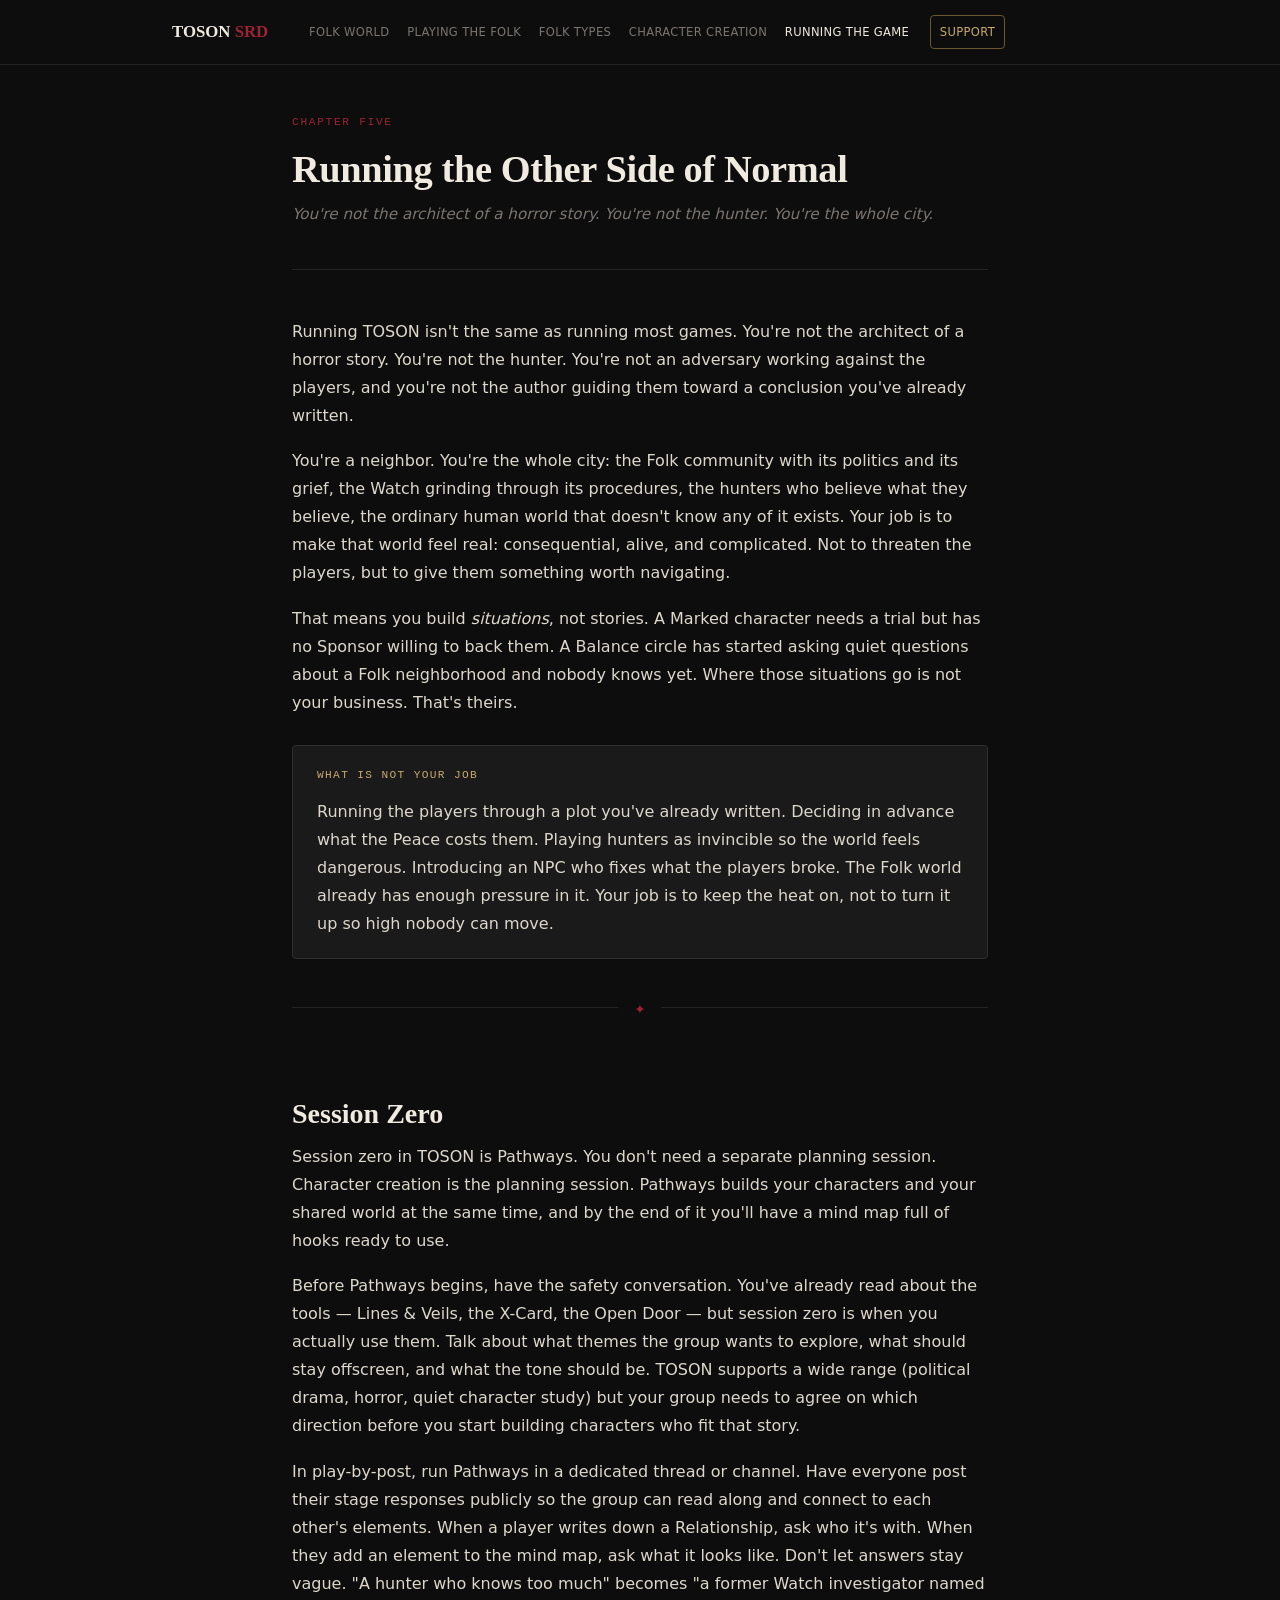
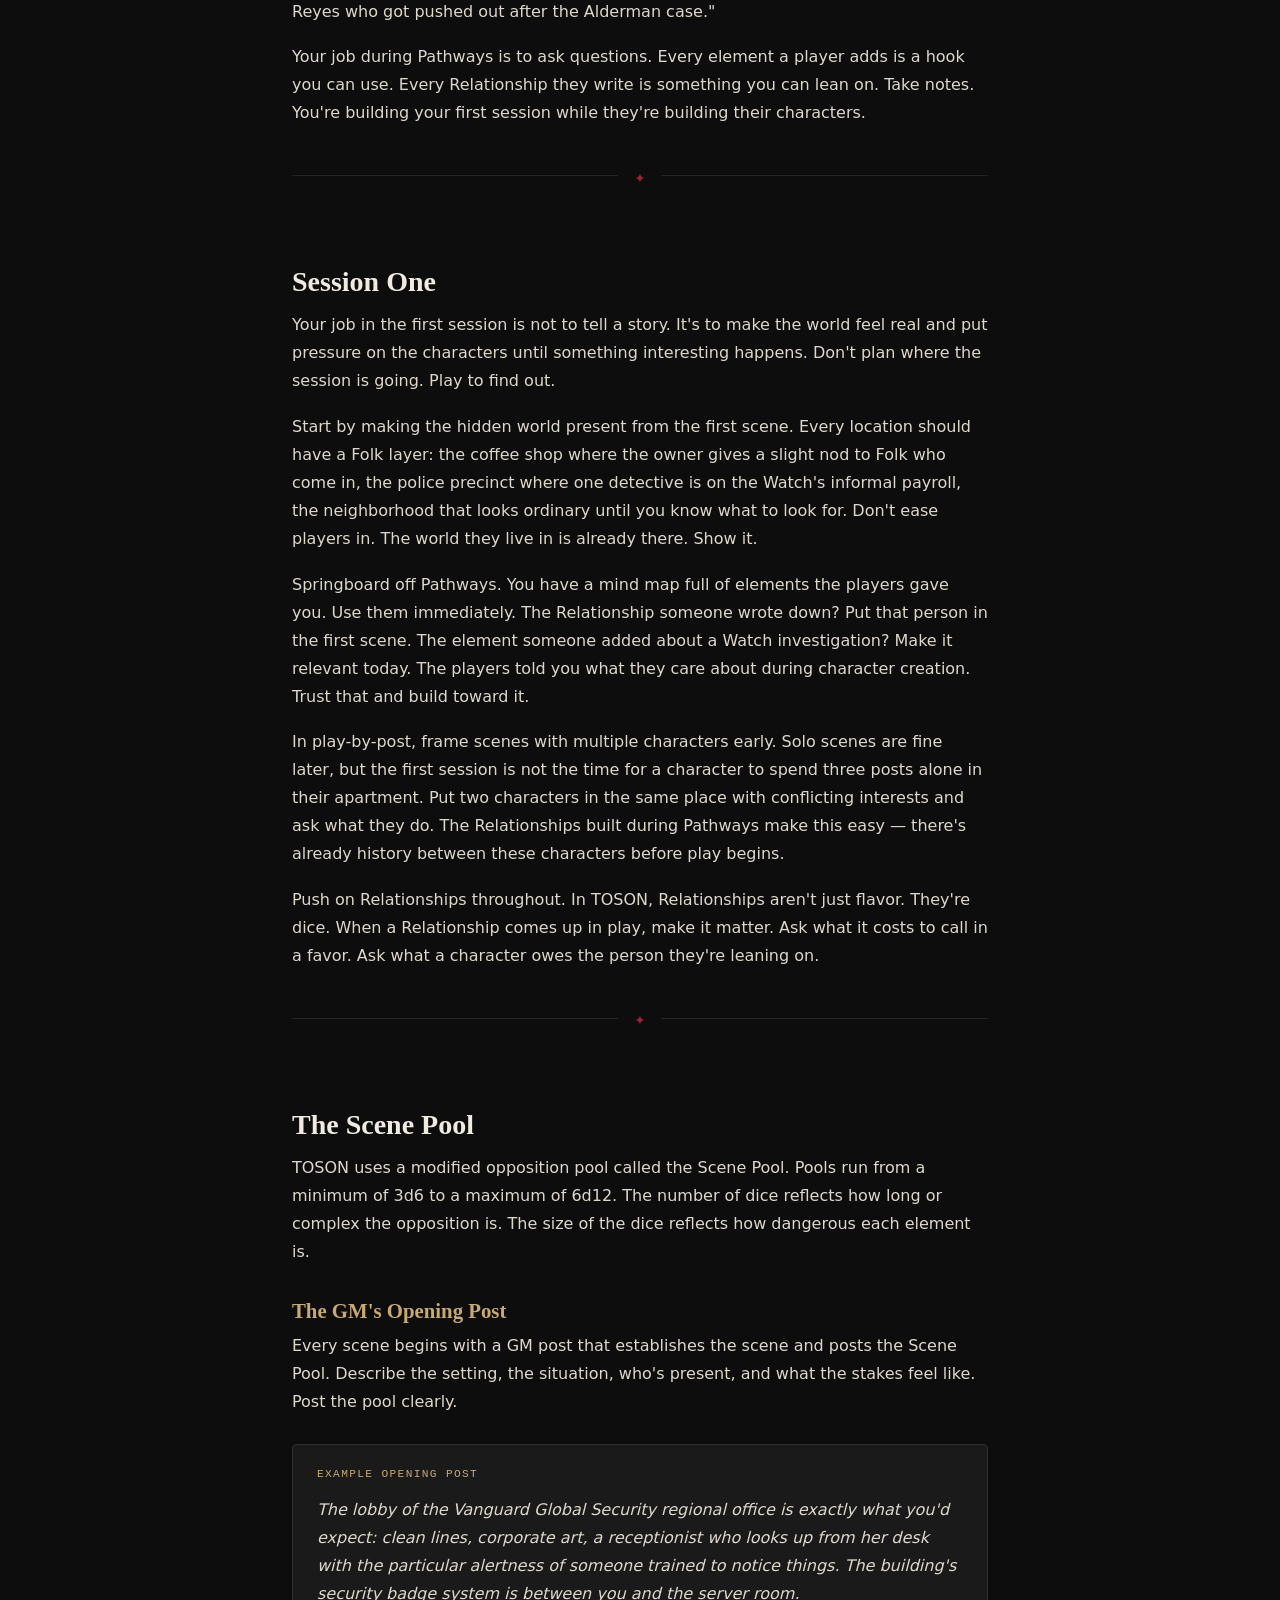
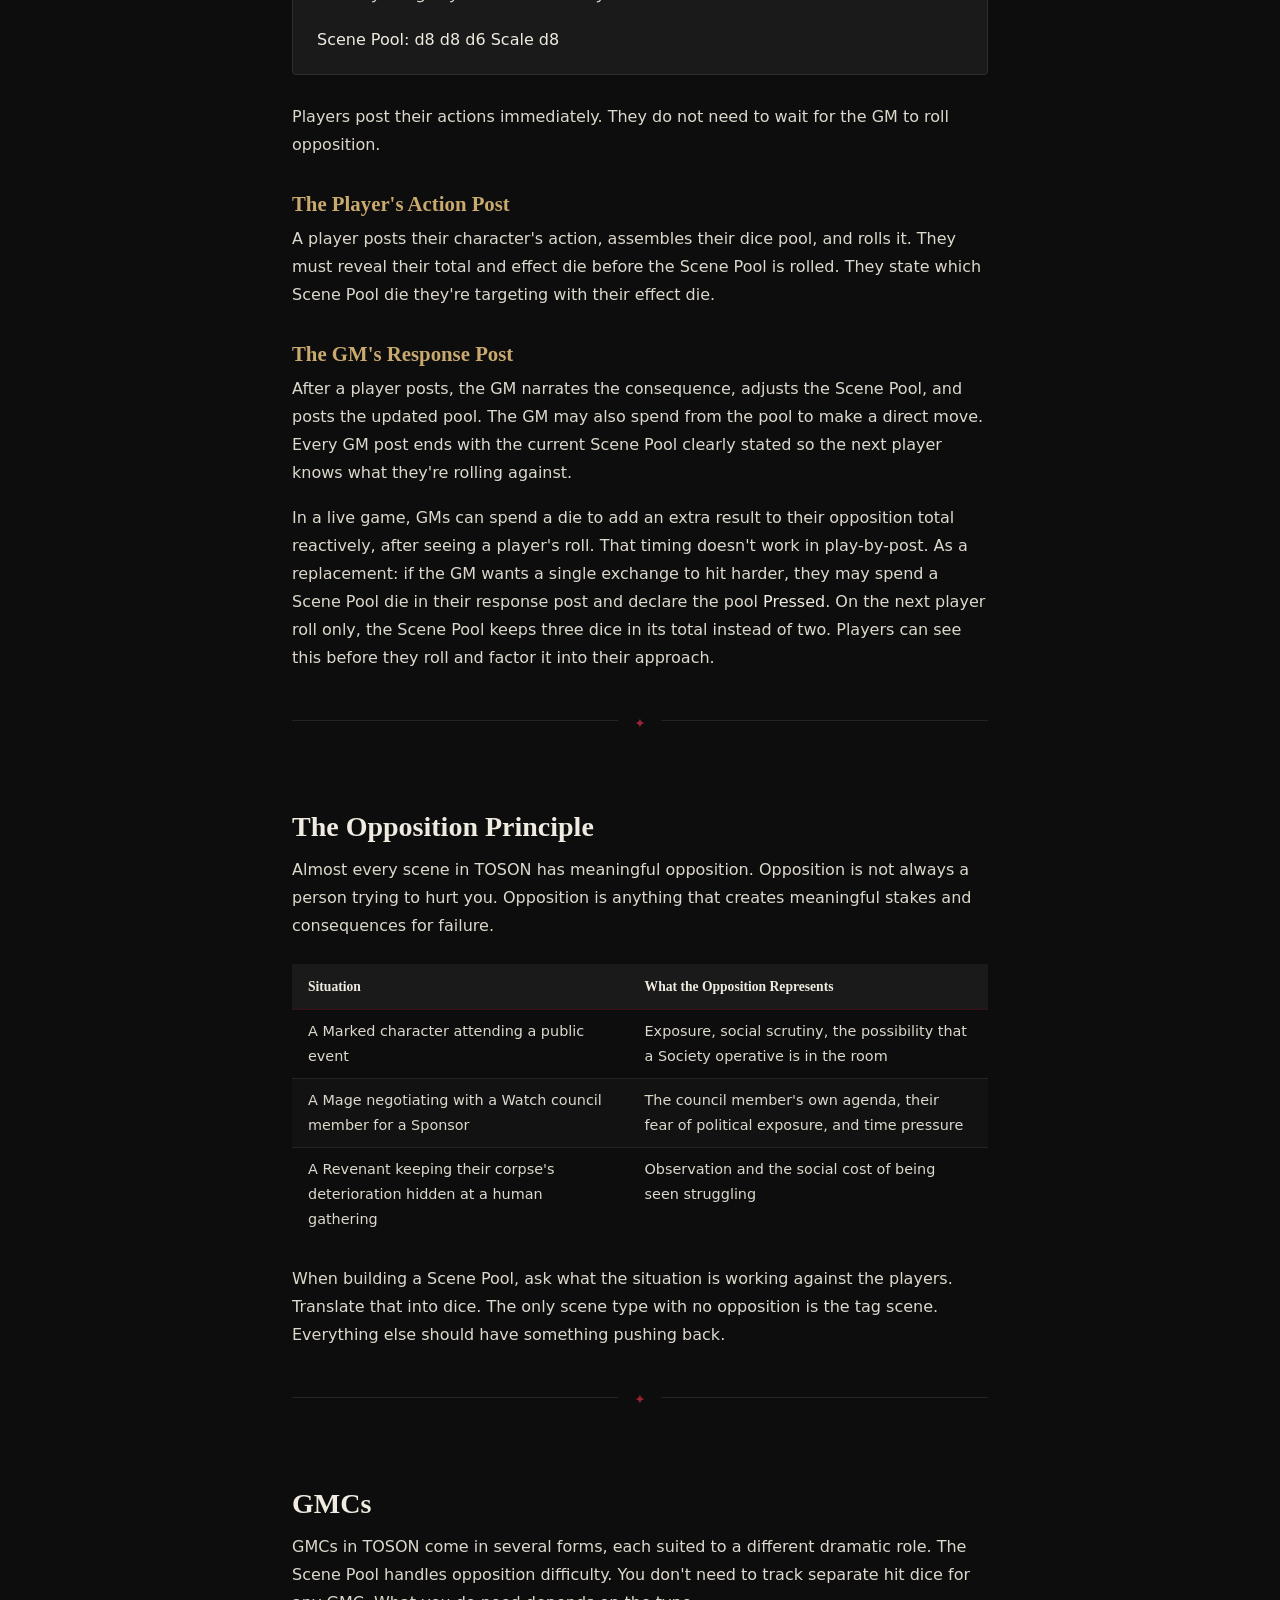
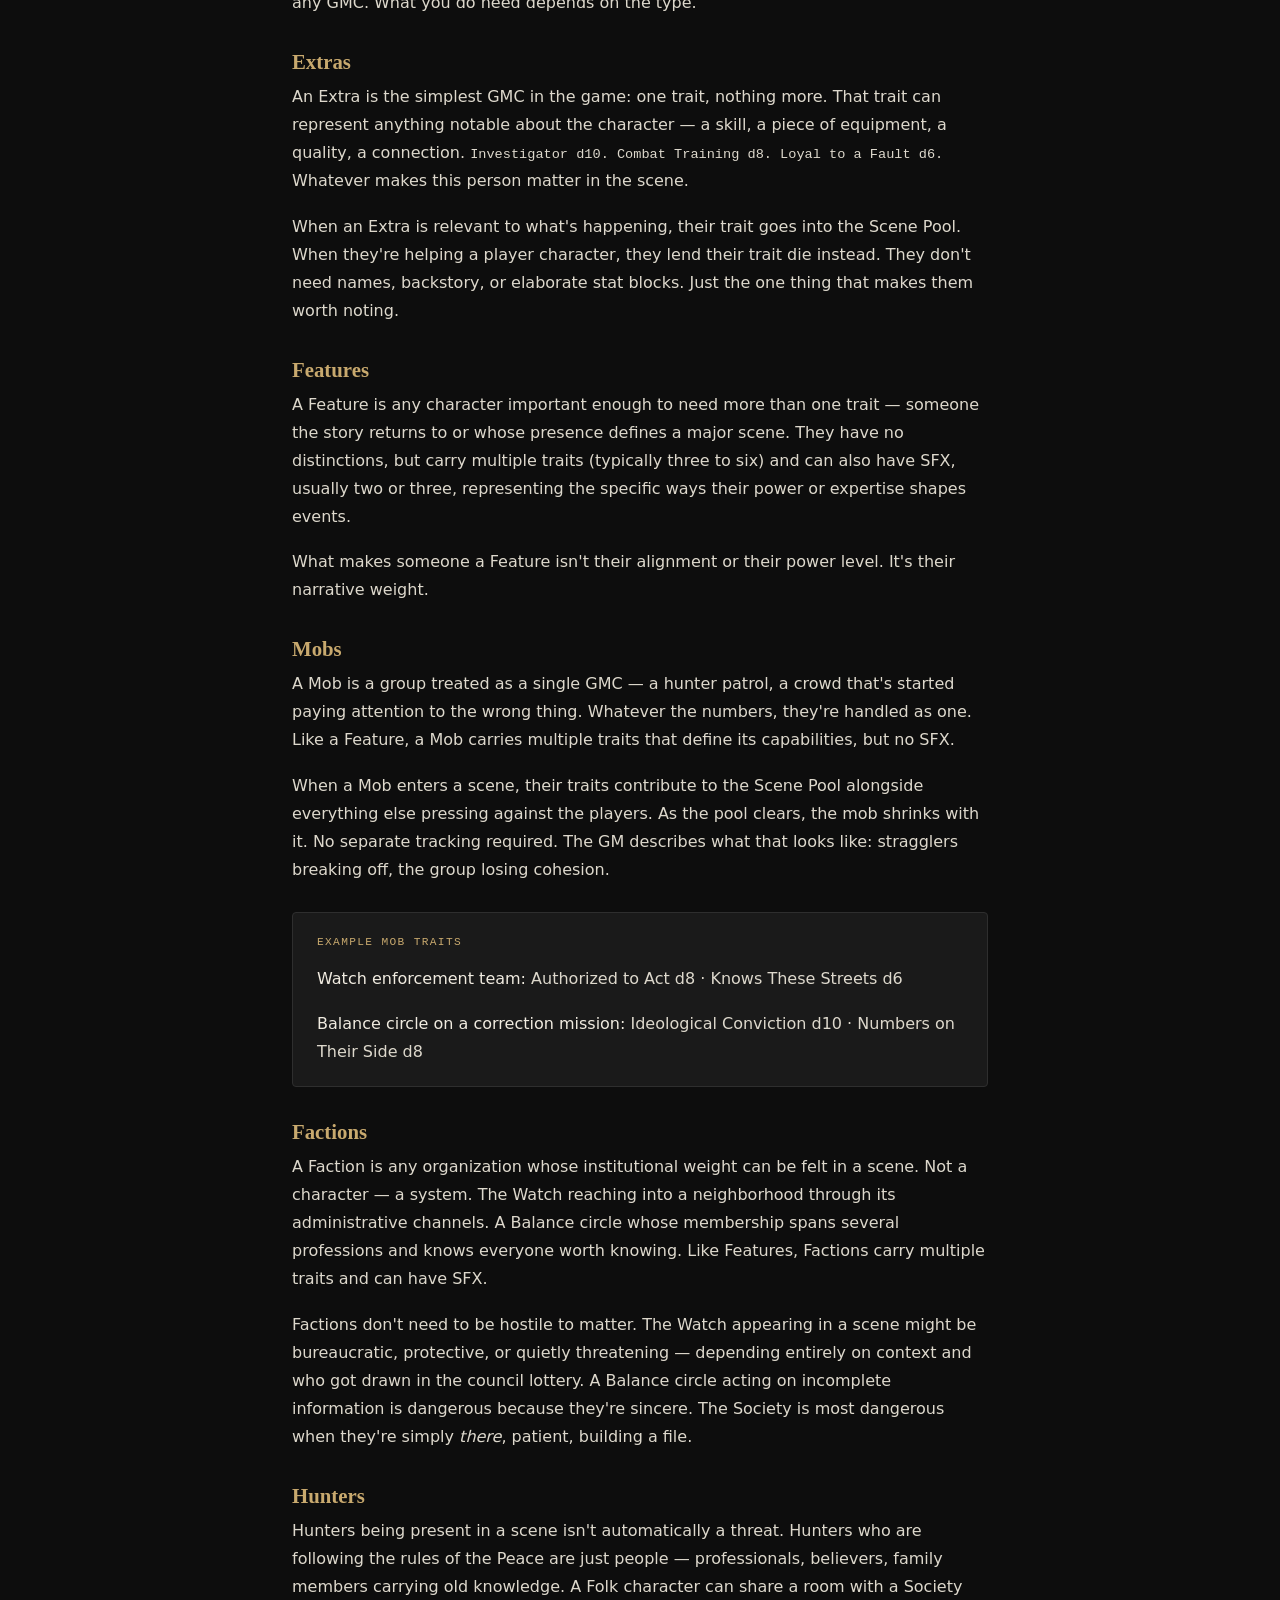
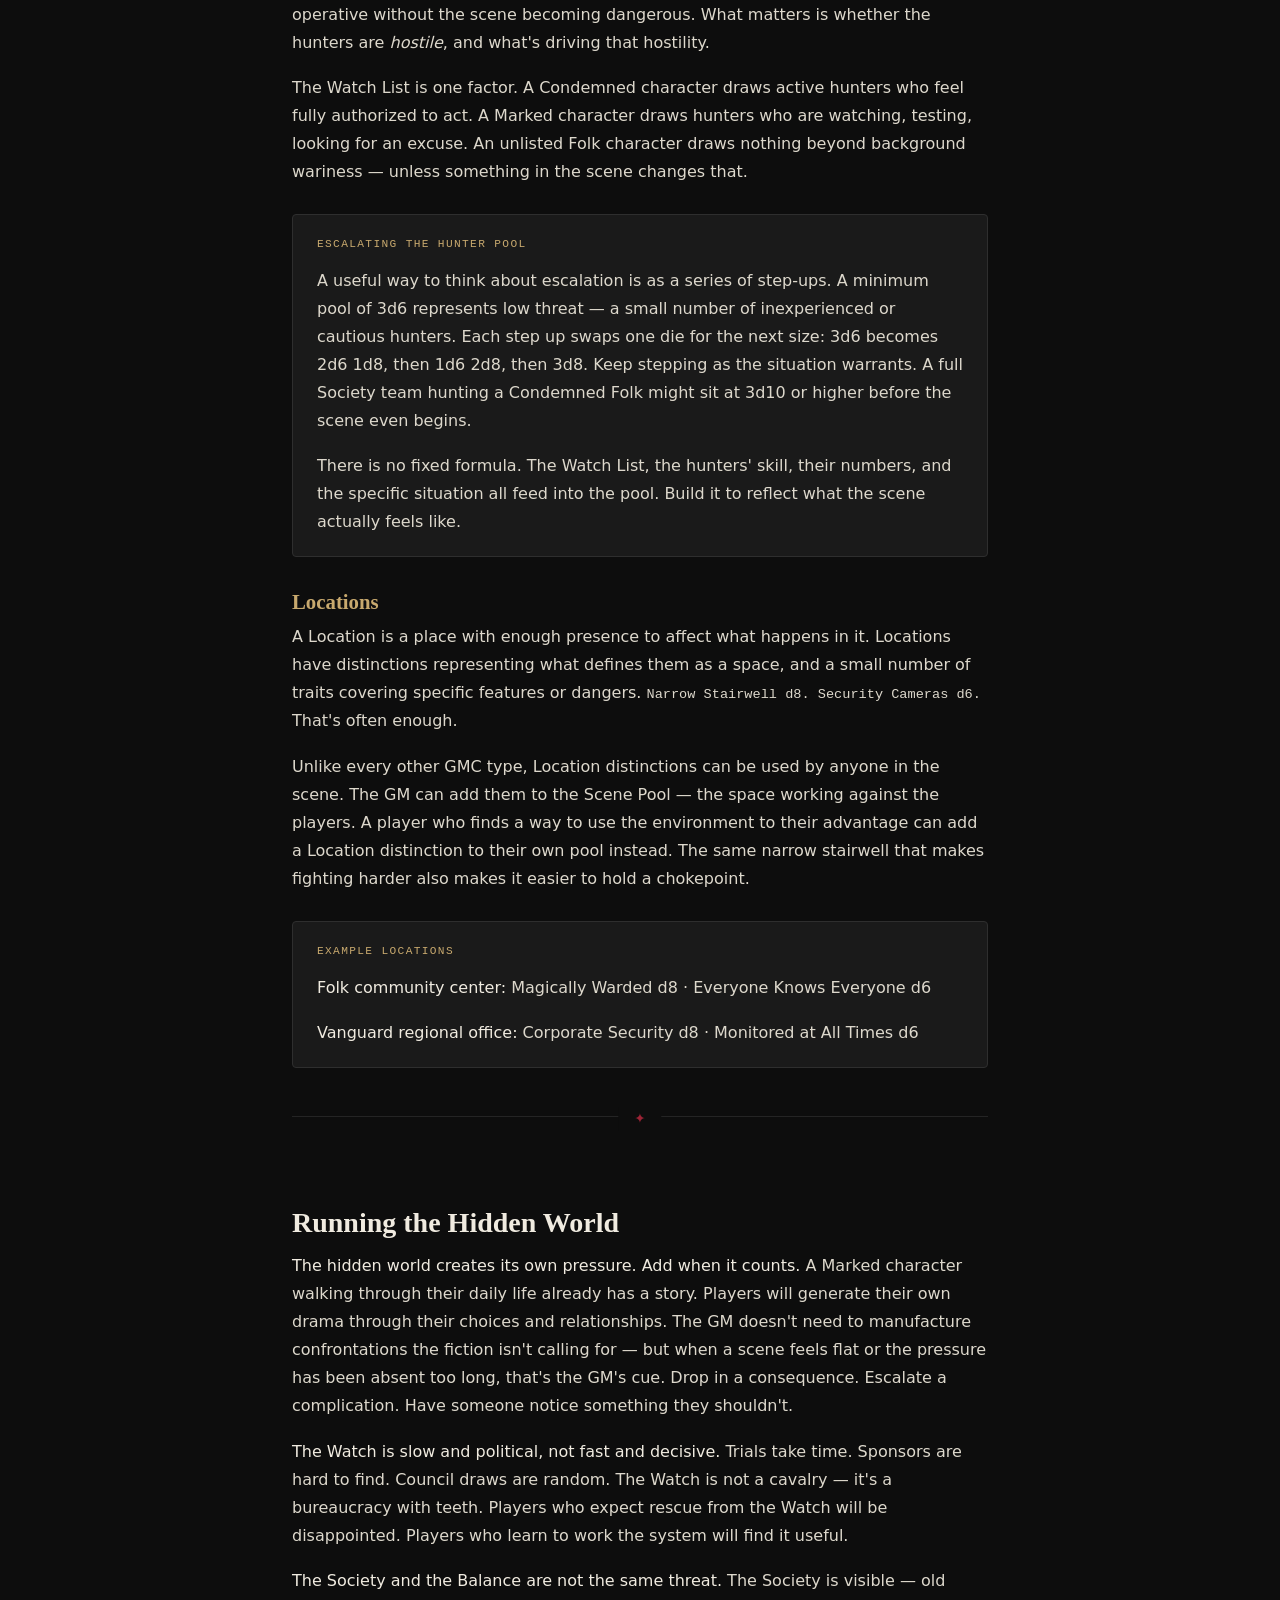
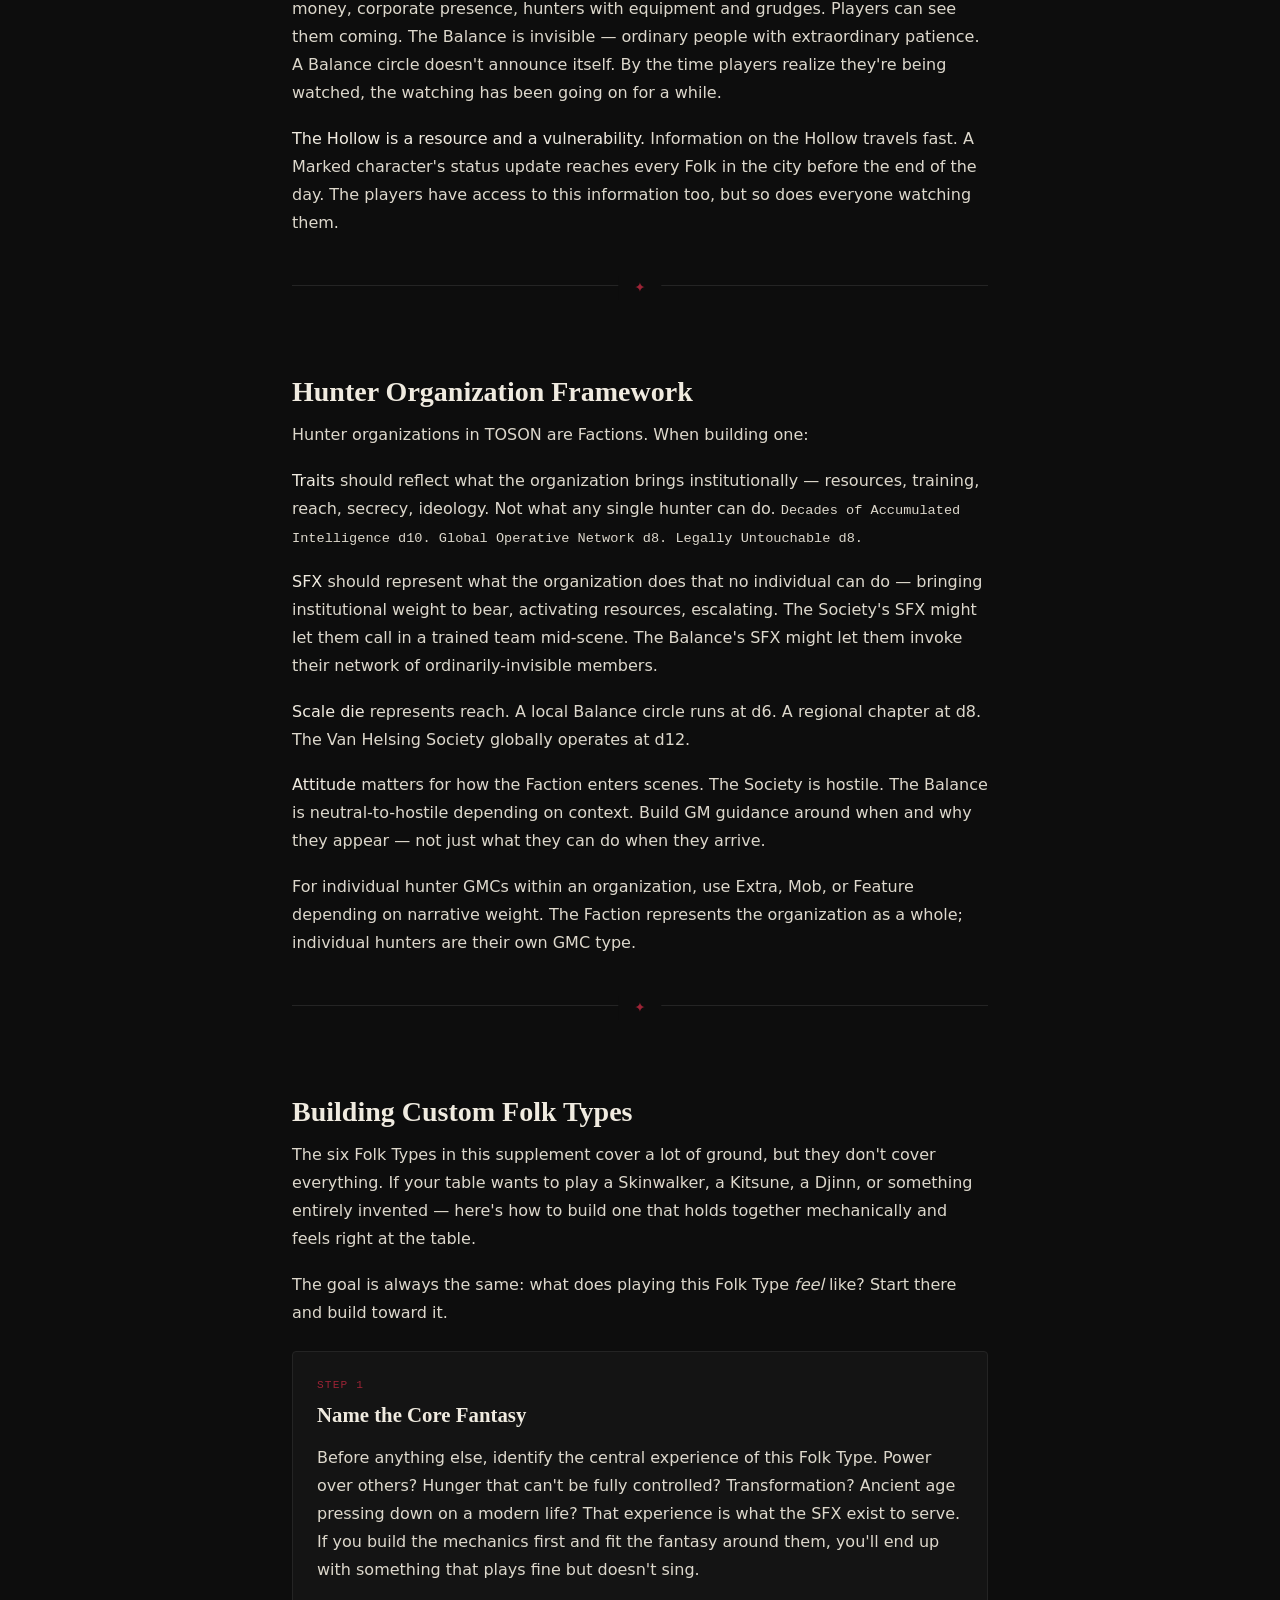
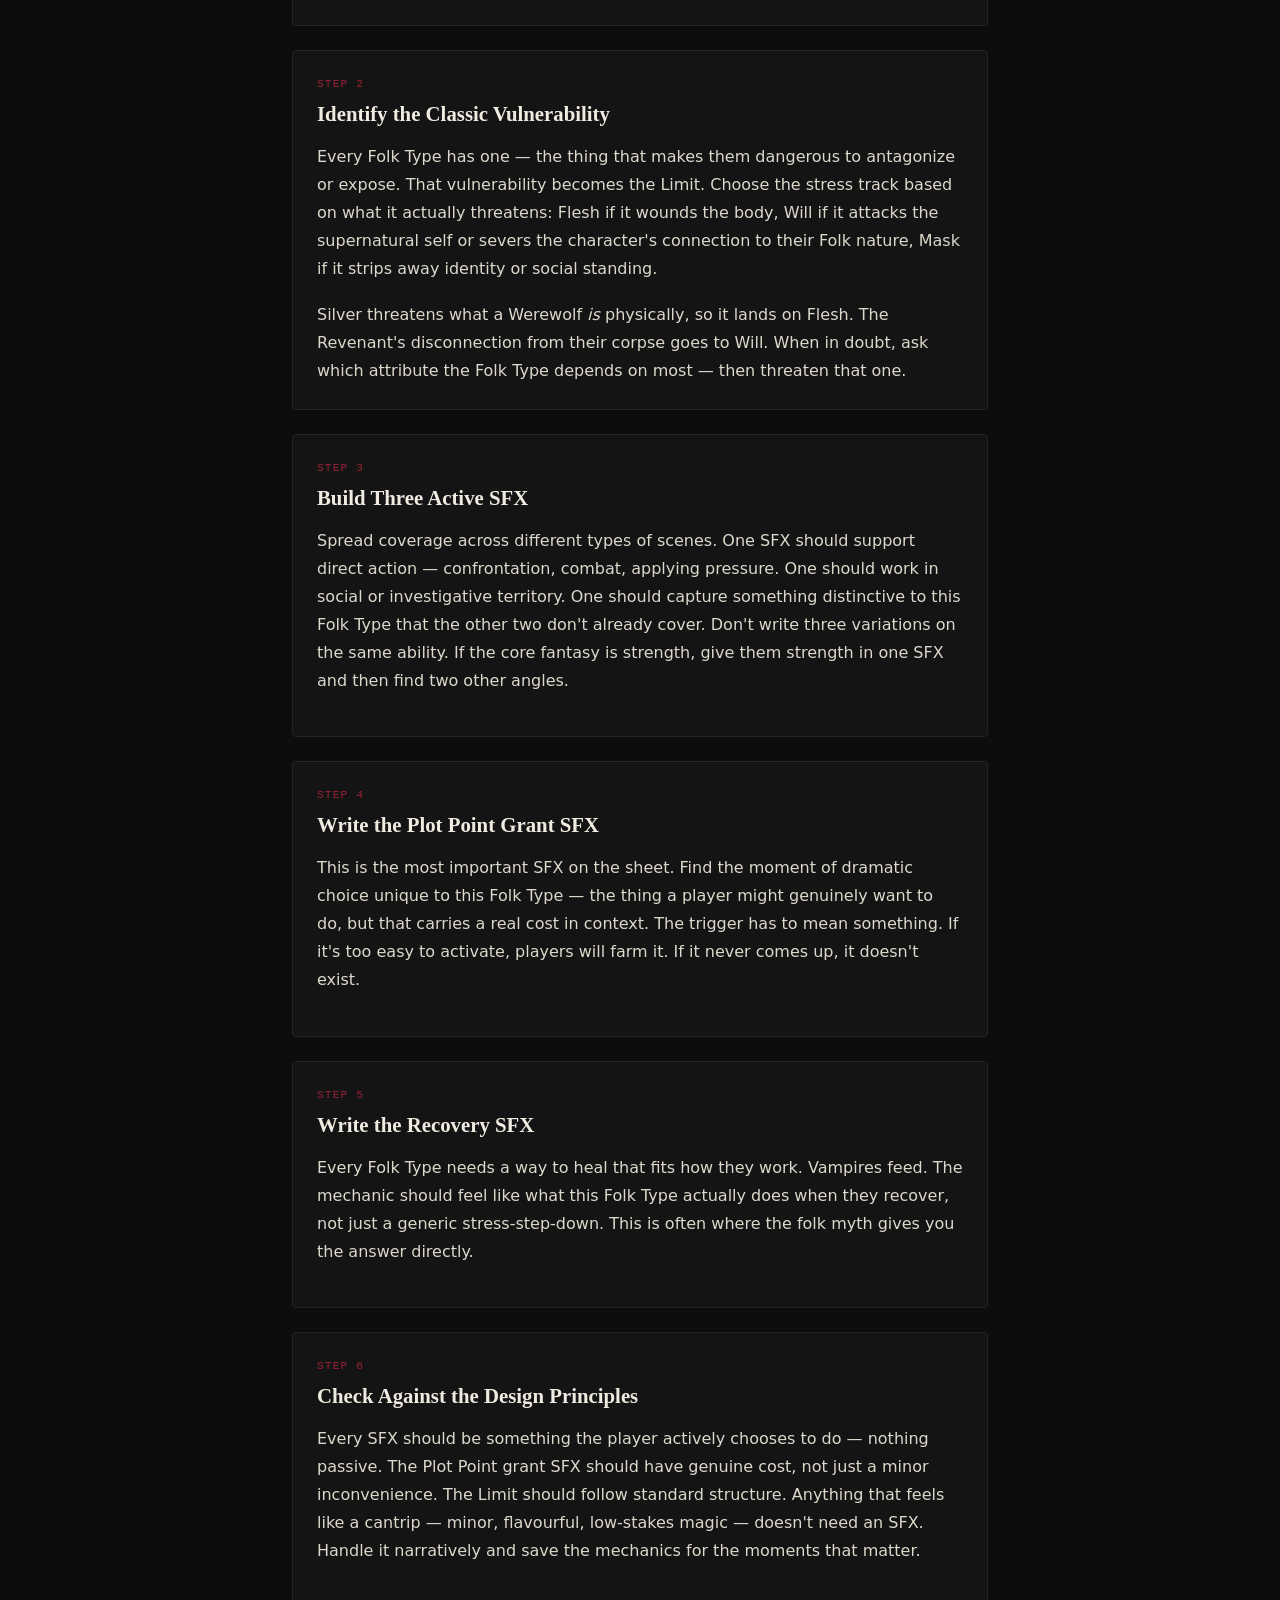
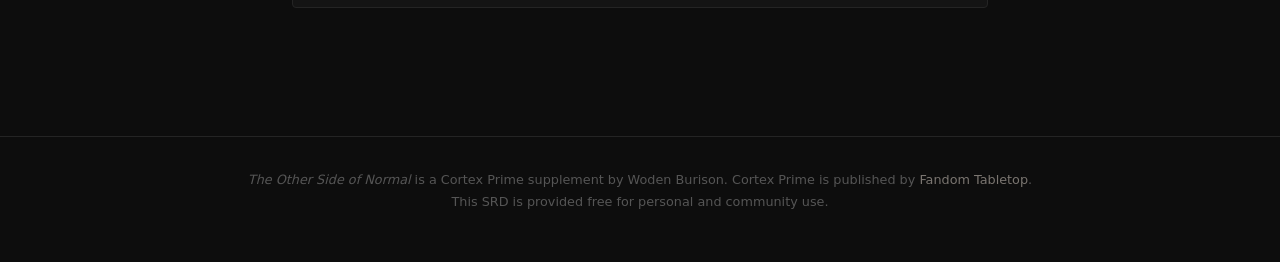
<file: running.html>
<!DOCTYPE html>
<html lang="en">
<head>
  <meta charset="UTF-8">
  <meta name="viewport" content="width=device-width, initial-scale=1.0">
  <title>Running the Game — TOSON SRD</title>
  <meta name="description" content="GM guidance for The Other Side of Normal: Scene Pool, opposition, GMC types, factions, and custom Folk Type design.">
  <link rel="stylesheet" href="style.css">
</head>
<body>

<nav class="site-nav">
  <div class="nav-inner">
    <a class="nav-title" href="index.html">TOSON <span>SRD</span></a>
    <ul class="nav-links">
      <li><a href="folk-world.html">Folk World</a></li>
      <li><a href="playing.html">Playing the Folk</a></li>
      <li><a href="folk-types.html">Folk Types</a></li>
      <li><a href="character-creation.html">Character Creation</a></li>
      <li><a href="running.html" class="active">Running the Game</a></li>
      <li><a href="support.html" class="support-link">Support</a></li>
    </ul>
  </div>
</nav>

<main>
  <div class="page-wrapper">

    <header class="page-header">
      <div class="eyebrow">Chapter Five</div>
      <h1>Running the Other Side of Normal</h1>
      <p class="subtitle">You're not the architect of a horror story. You're not the hunter. You're the whole city.</p>
    </header>

    <!-- PHILOSOPHY -->
    <section class="section">
      <span id="philosophy" class="section-anchor"></span>

      <p>Running TOSON isn't the same as running most games. You're not the architect of a horror story. You're not the hunter. You're not an adversary working against the players, and you're not the author guiding them toward a conclusion you've already written.</p>

      <p>You're a neighbor. You're the whole city: the Folk community with its politics and its grief, the Watch grinding through its procedures, the hunters who believe what they believe, the ordinary human world that doesn't know any of it exists. Your job is to make that world feel real: consequential, alive, and complicated. Not to threaten the players, but to give them something worth navigating.</p>

      <p>That means you build <em>situations</em>, not stories. A Marked character needs a trial but has no Sponsor willing to back them. A Balance circle has started asking quiet questions about a Folk neighborhood and nobody knows yet. Where those situations go is not your business. That's theirs.</p>

      <div class="callout">
        <div class="callout-title">What Is Not Your Job</div>
        <p>Running the players through a plot you've already written. Deciding in advance what the Peace costs them. Playing hunters as invincible so the world feels dangerous. Introducing an NPC who fixes what the players broke. The Folk world already has enough pressure in it. Your job is to keep the heat on, not to turn it up so high nobody can move.</p>
      </div>
    </section>

    <hr class="section-rule">

    <!-- SESSION ZERO -->
    <section class="section">
      <span id="session-zero" class="section-anchor"></span>
      <h2>Session Zero</h2>
      <p>Session zero in TOSON is Pathways. You don't need a separate planning session. Character creation is the planning session. Pathways builds your characters and your shared world at the same time, and by the end of it you'll have a mind map full of hooks ready to use.</p>

      <p>Before Pathways begins, have the safety conversation. You've already read about the tools — Lines &amp; Veils, the X-Card, the Open Door — but session zero is when you actually use them. Talk about what themes the group wants to explore, what should stay offscreen, and what the tone should be. TOSON supports a wide range (political drama, horror, quiet character study) but your group needs to agree on which direction before you start building characters who fit that story.</p>

      <p>In play-by-post, run Pathways in a dedicated thread or channel. Have everyone post their stage responses publicly so the group can read along and connect to each other's elements. When a player writes down a Relationship, ask who it's with. When they add an element to the mind map, ask what it looks like. Don't let answers stay vague. "A hunter who knows too much" becomes "a former Watch investigator named Reyes who got pushed out after the Alderman case."</p>

      <p>Your job during Pathways is to ask questions. Every element a player adds is a hook you can use. Every Relationship they write is something you can lean on. Take notes. You're building your first session while they're building their characters.</p>
    </section>

    <hr class="section-rule">

    <!-- SESSION ONE -->
    <section class="section">
      <span id="session-one" class="section-anchor"></span>
      <h2>Session One</h2>
      <p>Your job in the first session is not to tell a story. It's to make the world feel real and put pressure on the characters until something interesting happens. Don't plan where the session is going. Play to find out.</p>

      <p>Start by making the hidden world present from the first scene. Every location should have a Folk layer: the coffee shop where the owner gives a slight nod to Folk who come in, the police precinct where one detective is on the Watch's informal payroll, the neighborhood that looks ordinary until you know what to look for. Don't ease players in. The world they live in is already there. Show it.</p>

      <p>Springboard off Pathways. You have a mind map full of elements the players gave you. Use them immediately. The Relationship someone wrote down? Put that person in the first scene. The element someone added about a Watch investigation? Make it relevant today. The players told you what they care about during character creation. Trust that and build toward it.</p>

      <p>In play-by-post, frame scenes with multiple characters early. Solo scenes are fine later, but the first session is not the time for a character to spend three posts alone in their apartment. Put two characters in the same place with conflicting interests and ask what they do. The Relationships built during Pathways make this easy — there's already history between these characters before play begins.</p>

      <p>Push on Relationships throughout. In TOSON, Relationships aren't just flavor. They're dice. When a Relationship comes up in play, make it matter. Ask what it costs to call in a favor. Ask what a character owes the person they're leaning on.</p>
    </section>

    <hr class="section-rule">

    <!-- SCENE POOL (GM) -->
    <section class="section">
      <span id="scene-pool-gm" class="section-anchor"></span>
      <h2>The Scene Pool</h2>
      <p>TOSON uses a modified opposition pool called the Scene Pool. Pools run from a minimum of 3d6 to a maximum of 6d12. The number of dice reflects how long or complex the opposition is. The size of the dice reflects how dangerous each element is.</p>

      <h3>The GM's Opening Post</h3>
      <p>Every scene begins with a GM post that establishes the scene and posts the Scene Pool. Describe the setting, the situation, who's present, and what the stakes feel like. Post the pool clearly.</p>

      <div class="callout">
        <div class="callout-title">Example Opening Post</div>
        <p><em>The lobby of the Vanguard Global Security regional office is exactly what you'd expect: clean lines, corporate art, a receptionist who looks up from her desk with the particular alertness of someone trained to notice things. The building's security badge system is between you and the server room.</em></p>
        <p style="margin-bottom:0"><strong>Scene Pool: d8 d8 d6 Scale d8</strong></p>
      </div>

      <p>Players post their actions immediately. They do not need to wait for the GM to roll opposition.</p>

      <h3>The Player's Action Post</h3>
      <p>A player posts their character's action, assembles their dice pool, and rolls it. They must reveal their total and effect die before the Scene Pool is rolled. They state which Scene Pool die they're targeting with their effect die.</p>

      <h3>The GM's Response Post</h3>
      <p>After a player posts, the GM narrates the consequence, adjusts the Scene Pool, and posts the updated pool. The GM may also spend from the pool to make a direct move. Every GM post ends with the current Scene Pool clearly stated so the next player knows what they're rolling against.</p>

      <p>In a live game, GMs can spend a die to add an extra result to their opposition total reactively, after seeing a player's roll. That timing doesn't work in play-by-post. As a replacement: if the GM wants a single exchange to hit harder, they may spend a Scene Pool die in their response post and declare the pool <strong>Pressed</strong>. On the next player roll only, the Scene Pool keeps three dice in its total instead of two. Players can see this before they roll and factor it into their approach.</p>
    </section>

    <hr class="section-rule">

    <!-- OPPOSITION PRINCIPLE -->
    <section class="section">
      <span id="opposition-principle" class="section-anchor"></span>
      <h2>The Opposition Principle</h2>
      <p>Almost every scene in TOSON has meaningful opposition. Opposition is not always a person trying to hurt you. Opposition is anything that creates meaningful stakes and consequences for failure.</p>

      <div class="table-wrapper">
        <table>
          <thead>
            <tr>
              <th>Situation</th>
              <th>What the Opposition Represents</th>
            </tr>
          </thead>
          <tbody>
            <tr>
              <td>A Marked character attending a public event</td>
              <td>Exposure, social scrutiny, the possibility that a Society operative is in the room</td>
            </tr>
            <tr>
              <td>A Mage negotiating with a Watch council member for a Sponsor</td>
              <td>The council member's own agenda, their fear of political exposure, and time pressure</td>
            </tr>
            <tr>
              <td>A Revenant keeping their corpse's deterioration hidden at a human gathering</td>
              <td>Observation and the social cost of being seen struggling</td>
            </tr>
          </tbody>
        </table>
      </div>

      <p>When building a Scene Pool, ask what the situation is working against the players. Translate that into dice. The only scene type with no opposition is the tag scene. Everything else should have something pushing back.</p>
    </section>

    <hr class="section-rule">

    <!-- GMCs -->
    <section class="section">
      <span id="gmcs" class="section-anchor"></span>
      <h2>GMCs</h2>
      <p>GMCs in TOSON come in several forms, each suited to a different dramatic role. The Scene Pool handles opposition difficulty. You don't need to track separate hit dice for any GMC. What you do need depends on the type.</p>

      <h3>Extras</h3>
      <p>An Extra is the simplest GMC in the game: one trait, nothing more. That trait can represent anything notable about the character — a skill, a piece of equipment, a quality, a connection. <span class="mono">Investigator d10. Combat Training d8. Loyal to a Fault d6.</span> Whatever makes this person matter in the scene.</p>
      <p>When an Extra is relevant to what's happening, their trait goes into the Scene Pool. When they're helping a player character, they lend their trait die instead. They don't need names, backstory, or elaborate stat blocks. Just the one thing that makes them worth noting.</p>

      <h3>Features</h3>
      <p>A Feature is any character important enough to need more than one trait — someone the story returns to or whose presence defines a major scene. They have no distinctions, but carry multiple traits (typically three to six) and can also have SFX, usually two or three, representing the specific ways their power or expertise shapes events.</p>
      <p>What makes someone a Feature isn't their alignment or their power level. It's their narrative weight.</p>

      <h3>Mobs</h3>
      <p>A Mob is a group treated as a single GMC — a hunter patrol, a crowd that's started paying attention to the wrong thing. Whatever the numbers, they're handled as one. Like a Feature, a Mob carries multiple traits that define its capabilities, but no SFX.</p>
      <p>When a Mob enters a scene, their traits contribute to the Scene Pool alongside everything else pressing against the players. As the pool clears, the mob shrinks with it. No separate tracking required. The GM describes what that looks like: stragglers breaking off, the group losing cohesion.</p>

      <div class="callout">
        <div class="callout-title">Example Mob Traits</div>
        <p><strong>Watch enforcement team:</strong> Authorized to Act d8 · Knows These Streets d6</p>
        <p style="margin-bottom:0"><strong>Balance circle on a correction mission:</strong> Ideological Conviction d10 · Numbers on Their Side d8</p>
      </div>

      <h3>Factions</h3>
      <p>A Faction is any organization whose institutional weight can be felt in a scene. Not a character — a system. The Watch reaching into a neighborhood through its administrative channels. A Balance circle whose membership spans several professions and knows everyone worth knowing. Like Features, Factions carry multiple traits and can have SFX.</p>
      <p>Factions don't need to be hostile to matter. The Watch appearing in a scene might be bureaucratic, protective, or quietly threatening — depending entirely on context and who got drawn in the council lottery. A Balance circle acting on incomplete information is dangerous because they're sincere. The Society is most dangerous when they're simply <em>there</em>, patient, building a file.</p>

      <h3>Hunters</h3>
      <p>Hunters being present in a scene isn't automatically a threat. Hunters who are following the rules of the Peace are just people — professionals, believers, family members carrying old knowledge. A Folk character can share a room with a Society operative without the scene becoming dangerous. What matters is whether the hunters are <em>hostile</em>, and what's driving that hostility.</p>
      <p>The Watch List is one factor. A Condemned character draws active hunters who feel fully authorized to act. A Marked character draws hunters who are watching, testing, looking for an excuse. An unlisted Folk character draws nothing beyond background wariness — unless something in the scene changes that.</p>

      <div class="callout">
        <div class="callout-title">Escalating the Hunter Pool</div>
        <p>A useful way to think about escalation is as a series of step-ups. A minimum pool of 3d6 represents low threat — a small number of inexperienced or cautious hunters. Each step up swaps one die for the next size: 3d6 becomes 2d6 1d8, then 1d6 2d8, then 3d8. Keep stepping as the situation warrants. A full Society team hunting a Condemned Folk might sit at 3d10 or higher before the scene even begins.</p>
        <p style="margin-bottom:0">There is no fixed formula. The Watch List, the hunters' skill, their numbers, and the specific situation all feed into the pool. Build it to reflect what the scene actually feels like.</p>
      </div>

      <h3>Locations</h3>
      <p>A Location is a place with enough presence to affect what happens in it. Locations have distinctions representing what defines them as a space, and a small number of traits covering specific features or dangers. <span class="mono">Narrow Stairwell d8. Security Cameras d6.</span> That's often enough.</p>
      <p>Unlike every other GMC type, Location distinctions can be used by anyone in the scene. The GM can add them to the Scene Pool — the space working against the players. A player who finds a way to use the environment to their advantage can add a Location distinction to their own pool instead. The same narrow stairwell that makes fighting harder also makes it easier to hold a chokepoint.</p>

      <div class="callout">
        <div class="callout-title">Example Locations</div>
        <p><strong>Folk community center:</strong> Magically Warded d8 · Everyone Knows Everyone d6</p>
        <p style="margin-bottom:0"><strong>Vanguard regional office:</strong> Corporate Security d8 · Monitored at All Times d6</p>
      </div>
    </section>

    <hr class="section-rule">

    <!-- RUNNING THE HIDDEN WORLD -->
    <section class="section">
      <span id="running-hidden-world" class="section-anchor"></span>
      <h2>Running the Hidden World</h2>

      <p><strong>The hidden world creates its own pressure. Add when it counts.</strong> A Marked character walking through their daily life already has a story. Players will generate their own drama through their choices and relationships. The GM doesn't need to manufacture confrontations the fiction isn't calling for — but when a scene feels flat or the pressure has been absent too long, that's the GM's cue. Drop in a consequence. Escalate a complication. Have someone notice something they shouldn't.</p>

      <p><strong>The Watch is slow and political, not fast and decisive.</strong> Trials take time. Sponsors are hard to find. Council draws are random. The Watch is not a cavalry — it's a bureaucracy with teeth. Players who expect rescue from the Watch will be disappointed. Players who learn to work the system will find it useful.</p>

      <p><strong>The Society and the Balance are not the same threat.</strong> The Society is visible — old money, corporate presence, hunters with equipment and grudges. Players can see them coming. The Balance is invisible — ordinary people with extraordinary patience. A Balance circle doesn't announce itself. By the time players realize they're being watched, the watching has been going on for a while.</p>

      <p><strong>The Hollow is a resource and a vulnerability.</strong> Information on the Hollow travels fast. A Marked character's status update reaches every Folk in the city before the end of the day. The players have access to this information too, but so does everyone watching them.</p>
    </section>

    <hr class="section-rule">

    <!-- HUNTER FRAMEWORK -->
    <section class="section">
      <span id="hunter-framework" class="section-anchor"></span>
      <h2>Hunter Organization Framework</h2>
      <p>Hunter organizations in TOSON are Factions. When building one:</p>

      <p><strong>Traits</strong> should reflect what the organization brings institutionally — resources, training, reach, secrecy, ideology. Not what any single hunter can do. <span class="mono">Decades of Accumulated Intelligence d10. Global Operative Network d8. Legally Untouchable d8.</span></p>

      <p><strong>SFX</strong> should represent what the organization does that no individual can do — bringing institutional weight to bear, activating resources, escalating. The Society's SFX might let them call in a trained team mid-scene. The Balance's SFX might let them invoke their network of ordinarily-invisible members.</p>

      <p><strong>Scale die</strong> represents reach. A local Balance circle runs at d6. A regional chapter at d8. The Van Helsing Society globally operates at d12.</p>

      <p><strong>Attitude</strong> matters for how the Faction enters scenes. The Society is hostile. The Balance is neutral-to-hostile depending on context. Build GM guidance around when and why they appear — not just what they can do when they arrive.</p>

      <p>For individual hunter GMCs within an organization, use Extra, Mob, or Feature depending on narrative weight. The Faction represents the organization as a whole; individual hunters are their own GMC type.</p>
    </section>

    <hr class="section-rule">

    <!-- CUSTOM FOLK TYPES -->
    <section class="section">
      <span id="custom-folk" class="section-anchor"></span>
      <h2>Building Custom Folk Types</h2>
      <p>The six Folk Types in this supplement cover a lot of ground, but they don't cover everything. If your table wants to play a Skinwalker, a Kitsune, a Djinn, or something entirely invented — here's how to build one that holds together mechanically and feels right at the table.</p>

      <p>The goal is always the same: what does playing this Folk Type <em>feel</em> like? Start there and build toward it.</p>

      <div class="pathway-stage">
        <div class="stage-label">Step 1</div>
        <h3>Name the Core Fantasy</h3>
        <div class="stage-type"></div>
        <p>Before anything else, identify the central experience of this Folk Type. Power over others? Hunger that can't be fully controlled? Transformation? Ancient age pressing down on a modern life? That experience is what the SFX exist to serve. If you build the mechanics first and fit the fantasy around them, you'll end up with something that plays fine but doesn't sing.</p>
      </div>

      <div class="pathway-stage">
        <div class="stage-label">Step 2</div>
        <h3>Identify the Classic Vulnerability</h3>
        <div class="stage-type"></div>
        <p>Every Folk Type has one — the thing that makes them dangerous to antagonize or expose. That vulnerability becomes the Limit. Choose the stress track based on what it actually threatens: Flesh if it wounds the body, Will if it attacks the supernatural self or severs the character's connection to their Folk nature, Mask if it strips away identity or social standing.</p>
        <p style="margin-bottom:0">Silver threatens what a Werewolf <em>is</em> physically, so it lands on Flesh. The Revenant's disconnection from their corpse goes to Will. When in doubt, ask which attribute the Folk Type depends on most — then threaten that one.</p>
      </div>

      <div class="pathway-stage">
        <div class="stage-label">Step 3</div>
        <h3>Build Three Active SFX</h3>
        <div class="stage-type"></div>
        <p>Spread coverage across different types of scenes. One SFX should support direct action — confrontation, combat, applying pressure. One should work in social or investigative territory. One should capture something distinctive to this Folk Type that the other two don't already cover. Don't write three variations on the same ability. If the core fantasy is strength, give them strength in one SFX and then find two other angles.</p>
      </div>

      <div class="pathway-stage">
        <div class="stage-label">Step 4</div>
        <h3>Write the Plot Point Grant SFX</h3>
        <div class="stage-type"></div>
        <p>This is the most important SFX on the sheet. Find the moment of dramatic choice unique to this Folk Type — the thing a player might genuinely want to do, but that carries a real cost in context. The trigger has to mean something. If it's too easy to activate, players will farm it. If it never comes up, it doesn't exist.</p>
      </div>

      <div class="pathway-stage">
        <div class="stage-label">Step 5</div>
        <h3>Write the Recovery SFX</h3>
        <div class="stage-type"></div>
        <p>Every Folk Type needs a way to heal that fits how they work. Vampires feed. The mechanic should feel like what this Folk Type actually does when they recover, not just a generic stress-step-down. This is often where the folk myth gives you the answer directly.</p>
      </div>

      <div class="pathway-stage">
        <div class="stage-label">Step 6</div>
        <h3>Check Against the Design Principles</h3>
        <div class="stage-type"></div>
        <p>Every SFX should be something the player actively chooses to do — nothing passive. The Plot Point grant SFX should have genuine cost, not just a minor inconvenience. The Limit should follow standard structure. Anything that feels like a cantrip — minor, flavourful, low-stakes magic — doesn't need an SFX. Handle it narratively and save the mechanics for the moments that matter.</p>
      </div>
    </section>

  </div>
</main>

<footer>
  <p><em>The Other Side of Normal</em> is a Cortex Prime supplement by Woden Burison. Cortex Prime is published by <a href="https://www.cortexrpg.com" target="_blank" rel="noopener">Fandom Tabletop</a>.<br>
  This SRD is provided free for personal and community use.</p>
</footer>

</body>
</html>
</file>
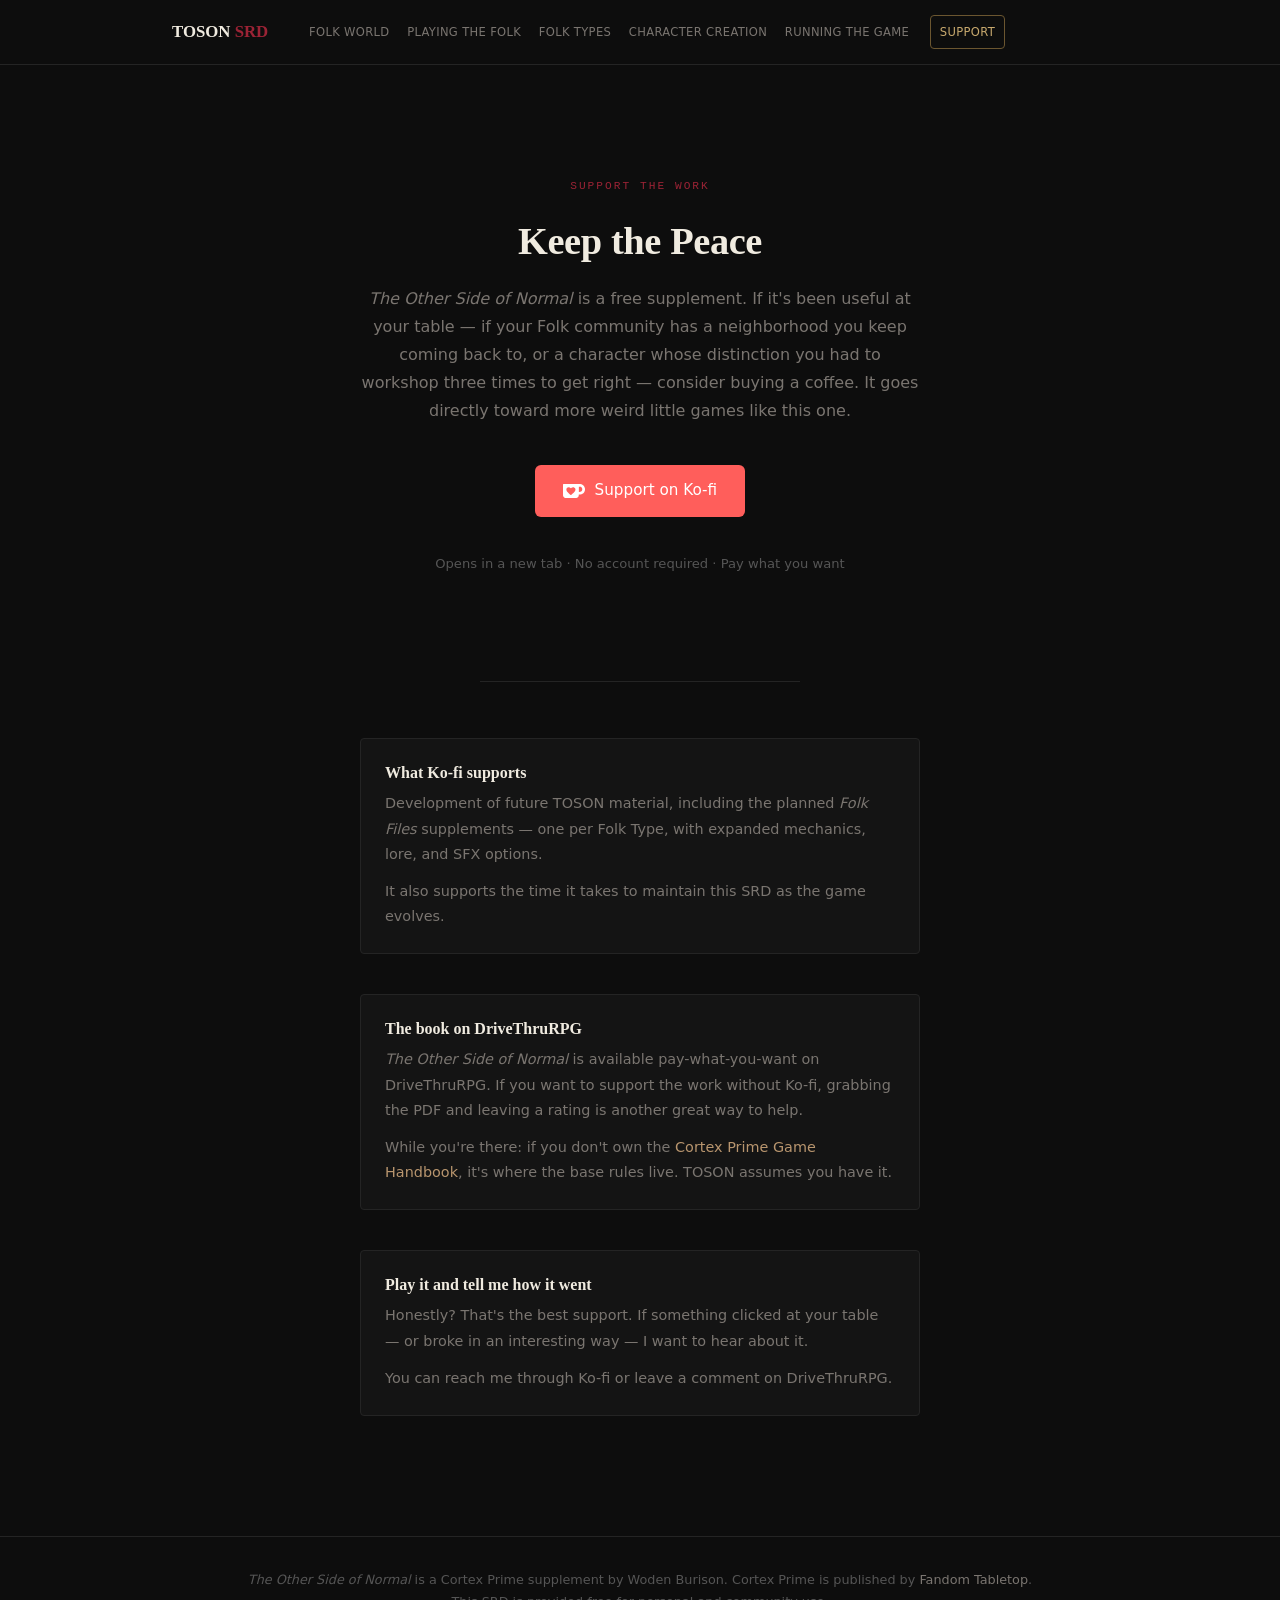
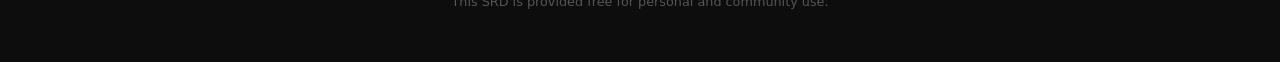
<file: support.html>
<!DOCTYPE html>
<html lang="en">
<head>
  <meta charset="UTF-8">
  <meta name="viewport" content="width=device-width, initial-scale=1.0">
  <title>Support — TOSON SRD</title>
  <meta name="description" content="Support the creator of The Other Side of Normal on Ko-fi.">
  <link rel="stylesheet" href="style.css">
  <style>
    .support-section {
      max-width: 560px;
      margin: 0 auto;
      text-align: center;
      padding: 4rem 0 2rem;
    }

    .support-section .eyebrow {
      font-family: 'Space Mono', monospace;
      font-size: 0.7rem;
      text-transform: uppercase;
      letter-spacing: 0.18em;
      color: var(--accent);
      margin-bottom: 1.25rem;
    }

    .support-section h1 {
      margin-bottom: 1.25rem;
    }

    .support-section .lead {
      color: var(--text-muted);
      font-size: 1rem;
      line-height: 1.75;
      margin-bottom: 2.5rem;
    }

    .kofi-button {
      display: inline-grid;
      grid-auto-flow: column;
      align-items: center;
      gap: 0.6rem;
      background: #FF5E5B;
      color: #fff;
      padding: 0.8rem 1.75rem;
      border-radius: 6px;
      font-size: 0.95rem;
      font-weight: 500;
      text-decoration: none;
      transition: background 0.15s ease, transform 0.1s ease;
      margin-bottom: 1rem;
    }
    .kofi-button:hover {
      background: #e84c49;
      color: #fff;
      text-decoration: none;
      transform: translateY(-1px);
    }
    .kofi-button:active {
      transform: translateY(0);
    }

    .kofi-button svg {
      width: 22px;
      height: 22px;
      flex-shrink: 0;
    }

    .support-note {
      font-size: 0.82rem;
      color: var(--text-dim);
      margin-top: 1.25rem;
    }

    .support-divider {
      border: none;
      border-top: 1px solid var(--border);
      margin: 3.5rem auto;
      max-width: 320px;
    }

    .support-card {
      background: var(--bg-card);
      border: 1px solid var(--border);
      border-radius: 4px;
      padding: 1.5rem;
      margin: 2.5rem 0;
      text-align: left;
      max-width: 560px;
      margin-left: auto;
      margin-right: auto;
    }

    .support-card h3 {
      font-size: 1rem;
      margin-top: 0;
      margin-bottom: 0.5rem;
      color: var(--heading);
    }

    .support-card p {
      font-size: 0.9rem;
      color: var(--text-muted);
      margin-bottom: 0.75rem;
    }

    .support-card p:last-child {
      margin-bottom: 0;
    }

    .support-card a {
      color: var(--link);
    }
  </style>
</head>
<body>

<nav class="site-nav">
  <div class="nav-inner">
    <a class="nav-title" href="index.html">TOSON <span>SRD</span></a>
    <ul class="nav-links">
      <li><a href="folk-world.html">Folk World</a></li>
      <li><a href="playing.html">Playing the Folk</a></li>
      <li><a href="folk-types.html">Folk Types</a></li>
      <li><a href="character-creation.html">Character Creation</a></li>
      <li><a href="running.html">Running the Game</a></li>
      <li><a href="support.html" class="support-link active">Support</a></li>
    </ul>
  </div>
</nav>

<main>
  <div class="page-wrapper">

    <div class="support-section">
      <div class="eyebrow">Support the Work</div>
      <h1>Keep the Peace</h1>
      <p class="lead">
        <em>The Other Side of Normal</em> is a free supplement. If it's been useful at your table — if your Folk community has a neighborhood you keep coming back to, or a character whose distinction you had to workshop three times to get right — consider buying a coffee. It goes directly toward more weird little games like this one.
      </p>

      <a class="kofi-button" href="https://ko-fi.com/wodenburison" target="_blank" rel="noopener">
        <!-- Ko-fi cup icon (inline SVG, no external dependency) -->
        <svg viewBox="0 0 24 24" fill="currentColor" xmlns="http://www.w3.org/2000/svg" aria-hidden="true">
          <path d="M23.881 8.948c-.773-4.085-4.859-4.593-4.859-4.593H.723c-.604 0-.679.798-.679.798s-.082 7.324-.022 11.822c.164 2.424 2.586 2.672 2.586 2.672s8.267-.023 11.966-.049c2.438-.426 2.683-2.566 2.658-3.734 4.352.24 7.422-2.831 6.649-6.916zm-11.062 3.511c-1.246 1.453-4.011 3.976-4.011 3.976s-.121.119-.31.023c-.076-.057-.108-.09-.108-.09-.443-.441-3.368-3.049-4.034-3.954-.709-.965-1.041-2.7-.091-3.71.951-1.01 3.005-1.086 4.363.407 0 0 1.565-1.782 3.468-.963 1.904.82 1.832 3.011.723 4.311zm6.173.478c-.928.116-1.682.028-1.682.028V7.284h1.77s1.971.551 1.971 2.638c0 1.913-.985 2.667-2.059 3.015z"/>
        </svg>
        Support on Ko-fi
      </a>

      <p class="support-note">Opens in a new tab · No account required · Pay what you want</p>
    </div>

    <hr class="support-divider">

    <div class="support-card">
      <h3>What Ko-fi supports</h3>
      <p>Development of future TOSON material, including the planned <em>Folk Files</em> supplements — one per Folk Type, with expanded mechanics, lore, and SFX options.</p>
      <p>It also supports the time it takes to maintain this SRD as the game evolves.</p>
    </div>

    <div class="support-card">
      <h3>The book on DriveThruRPG</h3>
      <p><em>The Other Side of Normal</em> is available pay-what-you-want on DriveThruRPG. If you want to support the work without Ko-fi, grabbing the PDF and leaving a rating is another great way to help.</p>
      <p>While you're there: if you don't own the <a href="https://www.drivethrurpg.com/en/product/308173/cortex-prime-game-handbook" target="_blank" rel="noopener">Cortex Prime Game Handbook</a>, it's where the base rules live. TOSON assumes you have it.</p>
    </div>

    <div class="support-card">
      <h3>Play it and tell me how it went</h3>
      <p>Honestly? That's the best support. If something clicked at your table — or broke in an interesting way — I want to hear about it.</p>
      <p>You can reach me through Ko-fi or leave a comment on DriveThruRPG.</p>
    </div>

  </div>
</main>

<footer>
  <p><em>The Other Side of Normal</em> is a Cortex Prime supplement by Woden Burison. Cortex Prime is published by <a href="https://www.cortexrpg.com" target="_blank" rel="noopener">Fandom Tabletop</a>.<br>
  This SRD is provided free for personal and community use.</p>
</footer>

</body>
</html>
</file>
<file: style.css>
/* =============================================
   THE OTHER SIDE OF NORMAL — SRD Stylesheet
   Theme: Lite Modern Horror / Urban Fantasy
   ============================================= */

/* System fonts — no external dependencies */

/* ---- Reset & Base ---- */
*, *::before, *::after {
  box-sizing: border-box;
  margin: 0;
  padding: 0;
}

:root {
  --bg:           #0d0d0d;
  --bg-card:      #141414;
  --bg-elevated:  #1a1a1a;
  --border:       #242424;
  --border-light: #2e2e2e;
  --text:         #ddd8cc;
  --text-muted:   #7a7570;
  --text-dim:     #555;
  --heading:      #f0ebe0;
  --accent:       #9b2335;
  --accent-hover: #c02a40;
  --accent-muted: #3d0f16;
  --gold:         #c8a96e;
  --gold-muted:   #6b5630;
  --link:         #b8956e;
  --link-hover:   #d4b08c;
  --nav-h:        64px;
  --content-w:    760px;
  --wide-w:       1000px;
  --radius:       4px;
}

html {
  scroll-behavior: smooth;
}

body {
  background-color: var(--bg);
  color: var(--text);
  font-family: system-ui, -apple-system, BlinkMacSystemFont, "Segoe UI", "Helvetica Neue", Arial, sans-serif;
  font-size: 16px;
  font-weight: 400;
  line-height: 1.75;
  min-height: 100vh;
}

/* ---- Typography ---- */
h1, h2, h3, h4, h5 {
  font-family: Georgia, "Palatino Linotype", Palatino, serif;
  color: var(--heading);
  line-height: 1.25;
  font-weight: 600;
}

h1 { font-size: 2.4rem; letter-spacing: -0.01em; }
h2 { font-size: 1.75rem; margin-top: 2.5rem; margin-bottom: 0.75rem; }
h3 { font-size: 1.3rem; margin-top: 2rem; margin-bottom: 0.5rem; color: var(--gold); }
h4 { font-size: 1.05rem; margin-top: 1.5rem; margin-bottom: 0.4rem; color: var(--text); font-style: italic; }
h5 { font-size: 0.95rem; margin-top: 1.25rem; margin-bottom: 0.3rem; text-transform: uppercase; letter-spacing: 0.08em; font-size: 0.8rem; color: var(--text-muted); }

p { margin-bottom: 1.1rem; }

a {
  color: var(--link);
  text-decoration: none;
  transition: color 0.15s ease;
}
a:hover { color: var(--link-hover); text-decoration: underline; }

strong { color: var(--heading); font-weight: 500; }
em { font-style: italic; }

hr {
  border: none;
  border-top: 1px solid var(--border);
  margin: 2.5rem 0;
}

/* Decorative section divider */
hr.section-rule {
  border: none;
  text-align: center;
  margin: 3rem 0;
  overflow: visible;
  position: relative;
}
hr.section-rule::after {
  content: '✦';
  position: absolute;
  top: -0.65em;
  left: 50%;
  transform: translateX(-50%);
  color: var(--accent);
  font-size: 0.85rem;
  background: var(--bg);
  padding: 0 1rem;
}
hr.section-rule::before {
  content: '';
  display: block;
  border-top: 1px solid var(--border);
  width: 100%;
  margin-top: 0.6em;
}

/* ---- Navigation ---- */
nav.site-nav {
  position: sticky;
  top: 0;
  z-index: 100;
  background: #0d0d0d;
  border-bottom: 1px solid var(--border);
}

.nav-inner {
  max-width: var(--wide-w);
  margin: 0 auto;
  padding: 0 2rem;
  width: 100%;
  display: grid;
  grid-template-columns: auto 1fr;
  align-items: center;
  min-height: var(--nav-h);
}

.nav-title {
  font-family: Georgia, "Palatino Linotype", Palatino, serif;
  font-size: 1.05rem;
  font-weight: 600;
  color: var(--heading);
  text-decoration: none;
  white-space: nowrap;
  margin-right: 2rem;
}
.nav-title:hover { color: var(--gold); text-decoration: none; }

.nav-title span {
  color: var(--accent);
}

.nav-links {
  display: flex;
  flex-wrap: wrap;
  align-items: center;
  list-style: none;
  row-gap: 0.15rem;
  padding: 0.65rem 0;
}

.nav-links a {
  display: block;
  padding: 0.4rem 0.55rem;
  font-size: 0.72rem;
  font-weight: 500;
  letter-spacing: 0.03em;
  text-transform: uppercase;
  color: var(--text-muted);
  white-space: nowrap;
  transition: color 0.15s ease;
  text-decoration: none;
}
.nav-links a:hover,
.nav-links a.active { color: var(--heading); }
.nav-links a.support-link {
  color: var(--gold);
  border: 1px solid var(--gold-muted);
  border-radius: var(--radius);
  margin-left: 0.75rem;
}
.nav-links a.support-link:hover {
  background: var(--gold-muted);
  color: var(--gold);
}

/* ---- Layout ---- */
.page-wrapper {
  max-width: var(--content-w);
  margin: 0 auto;
  padding: 3rem 2rem 5rem;
}

.page-wrapper.wide {
  max-width: var(--wide-w);
}

/* ---- Page Header ---- */
.page-header {
  margin-bottom: 3rem;
  padding-bottom: 1.5rem;
  border-bottom: 1px solid var(--border);
}

.page-header .eyebrow {
  font-size: 0.7rem;
  text-transform: uppercase;
  letter-spacing: 0.15em;
  color: var(--accent);
  font-family: "Courier New", Courier, monospace;
  margin-bottom: 0.75rem;
}

.page-header h1 {
  margin-bottom: 0.5rem;
}

.page-header .subtitle {
  color: var(--text-muted);
  font-size: 0.95rem;
  font-style: italic;
}

/* ---- Section Anchors ---- */
.section {
  margin-bottom: 3rem;
}

.section-anchor {
  display: block;
  height: calc(var(--nav-h) + 1rem);
  margin-top: calc(-1 * (var(--nav-h) + 1rem));
  pointer-events: none;
  visibility: hidden;
}

/* ---- Tables ---- */
.table-wrapper {
  overflow-x: auto;
  margin: 1.5rem 0;
}

table {
  width: 100%;
  border-collapse: collapse;
  font-size: 0.9rem;
}

th {
  background: var(--bg-elevated);
  color: var(--heading);
  font-family: Georgia, "Palatino Linotype", Palatino, serif;
  font-weight: 600;
  text-align: left;
  padding: 0.65rem 1rem;
  border-bottom: 1px solid var(--accent-muted);
  font-size: 0.85rem;
}

td {
  padding: 0.55rem 1rem;
  border-bottom: 1px solid var(--border);
  vertical-align: top;
}

tr:last-child td { border-bottom: none; }
tr:nth-child(even) td { background: rgba(255,255,255,0.02); }

/* ---- SFX Blocks ---- */
.sfx-block {
  background: var(--bg-card);
  border: 1px solid var(--border);
  border-left: 3px solid var(--accent);
  padding: 1.1rem 1.25rem;
  margin: 0.75rem 0;
  border-radius: 0 var(--radius) var(--radius) 0;
}

.sfx-name {
  font-family: "Courier New", Courier, monospace;
  font-size: 0.8rem;
  color: var(--accent);
  text-transform: uppercase;
  letter-spacing: 0.05em;
  margin-bottom: 0.3rem;
}

.sfx-block p {
  margin-bottom: 0;
  font-size: 0.95rem;
  color: var(--text);
}

/* Limit block — gold accent */
.sfx-block.limit {
  border-left-color: var(--gold);
}
.sfx-block.limit .sfx-name {
  color: var(--gold);
}

/* ---- Sidebar / Callout ---- */
.callout {
  background: var(--bg-elevated);
  border: 1px solid var(--border-light);
  border-radius: var(--radius);
  padding: 1.25rem 1.5rem;
  margin: 1.75rem 0;
}

.callout-title {
  font-family: "Courier New", Courier, monospace;
  font-size: 0.7rem;
  text-transform: uppercase;
  letter-spacing: 0.12em;
  color: var(--gold);
  margin-bottom: 0.75rem;
}

.callout p:last-child { margin-bottom: 0; }

/* ---- Folk Type Header ---- */
.folk-type-header {
  margin-bottom: 1.5rem;
}

.folk-type-header h2 {
  margin-bottom: 0.4rem;
  margin-top: 0;
}

.folk-type-die {
  display: inline-block;
  font-family: "Courier New", Courier, monospace;
  font-size: 0.75rem;
  color: var(--accent);
  background: var(--accent-muted);
  padding: 0.15rem 0.5rem;
  border-radius: var(--radius);
  margin-bottom: 0.75rem;
}

.folk-type-flavor {
  font-style: italic;
  color: var(--text-muted);
  font-size: 0.95rem;
  margin-bottom: 1.25rem;
  line-height: 1.6;
}

.folk-type-flavor::before {
  content: '"';
  color: var(--accent);
}
.folk-type-flavor::after {
  content: '"';
  color: var(--accent);
}

/* ---- Distinction Block ---- */
.distinction-block {
  background: var(--bg-card);
  border: 1px solid var(--border);
  padding: 1rem 1.25rem;
  margin: 0.75rem 0;
  border-radius: var(--radius);
}

.distinction-name {
  font-family: "Courier New", Courier, monospace;
  font-size: 0.75rem;
  color: var(--gold);
  text-transform: uppercase;
  letter-spacing: 0.05em;
  margin-bottom: 0.4rem;
}

/* ---- Mechanic block (inline rules text) ---- */
.mechanic {
  background: var(--bg-card);
  border: 1px solid var(--border);
  border-radius: var(--radius);
  padding: 1rem 1.25rem;
  margin: 1.25rem 0;
  font-family: "Courier New", Courier, monospace;
  font-size: 0.82rem;
  line-height: 1.65;
  color: var(--text-muted);
}

.mechanic strong {
  color: var(--text);
}

/* ---- Stat Block (sample characters) ---- */
.stat-block {
  background: var(--bg-card);
  border: 1px solid var(--border-light);
  border-radius: var(--radius);
  padding: 1.5rem;
  margin: 2rem 0;
}

.stat-block h3 {
  margin-top: 0;
  margin-bottom: 0.25rem;
  color: var(--heading);
}

.stat-block .character-type {
  font-family: "Courier New", Courier, monospace;
  font-size: 0.7rem;
  text-transform: uppercase;
  letter-spacing: 0.1em;
  color: var(--accent);
  margin-bottom: 0.75rem;
}

.stat-block .character-flavor {
  font-style: italic;
  color: var(--text-muted);
  font-size: 0.9rem;
  margin-bottom: 1.25rem;
  padding-bottom: 1rem;
  border-bottom: 1px solid var(--border);
}

.stat-line {
  display: flex;
  flex-wrap: wrap;
  gap: 0.5rem;
  margin: 0.5rem 0;
  font-size: 0.85rem;
  align-items: baseline;
}

.stat-label {
  font-family: "Courier New", Courier, monospace;
  font-size: 0.7rem;
  text-transform: uppercase;
  letter-spacing: 0.08em;
  color: var(--text-muted);
  margin-right: 0.25rem;
  flex-shrink: 0;
}

.stat-pill {
  display: inline-block;
  font-family: "Courier New", Courier, monospace;
  font-size: 0.75rem;
  padding: 0.1rem 0.45rem;
  border: 1px solid var(--border-light);
  border-radius: 2px;
  color: var(--text-muted);
}

.stat-pill.high {
  border-color: var(--gold-muted);
  color: var(--gold);
  background: rgba(200, 169, 110, 0.06);
}

/* ---- Pathway Stage ---- */
.pathway-stage {
  background: var(--bg-card);
  border: 1px solid var(--border);
  border-radius: var(--radius);
  padding: 1.5rem;
  margin: 1.5rem 0;
}

.pathway-stage .stage-label {
  font-family: "Courier New", Courier, monospace;
  font-size: 0.7rem;
  text-transform: uppercase;
  letter-spacing: 0.1em;
  color: var(--accent);
  margin-bottom: 0.4rem;
}

.pathway-stage h3 {
  margin-top: 0;
  margin-bottom: 0.25rem;
  color: var(--heading);
}

.pathway-stage .stage-type {
  font-size: 0.8rem;
  color: var(--text-muted);
  font-style: italic;
  margin-bottom: 1rem;
}

.pathway-stage ol {
  margin: 0.75rem 0 1rem 1.25rem;
  color: var(--text);
  font-size: 0.95rem;
}

.pathway-stage ol li { margin-bottom: 0.4rem; }

.pathway-mechanics {
  background: var(--bg-elevated);
  border-radius: var(--radius);
  padding: 0.85rem 1rem;
  margin-top: 0.75rem;
  font-size: 0.85rem;
  color: var(--text-muted);
  line-height: 1.7;
}

/* ---- Fiction Block ---- */
.fiction {
  border-left: 2px solid var(--accent-muted);
  padding: 0.5rem 0 0.5rem 1.5rem;
  margin: 1.75rem 0;
  color: var(--text-muted);
  font-style: italic;
  font-size: 0.95rem;
  line-height: 1.8;
}

.fiction p { margin-bottom: 0.9rem; }
.fiction p:last-child { margin-bottom: 0; }

/* ---- Faction header ---- */
.faction-header .faction-motto {
  font-family: Georgia, "Palatino Linotype", Palatino, serif;
  font-style: italic;
  font-size: 1.1rem;
  color: var(--heading);
  margin-bottom: 0.5rem;
}

.faction-header .faction-tagline {
  font-size: 0.9rem;
  color: var(--text-muted);
  font-style: italic;
  margin-bottom: 1.5rem;
}

/* ---- Home Page Hero ---- */
.hero {
  padding: 5rem 0 3rem;
  border-bottom: 1px solid var(--border);
  margin-bottom: 3rem;
}

.hero-eyebrow {
  font-family: "Courier New", Courier, monospace;
  font-size: 0.7rem;
  text-transform: uppercase;
  letter-spacing: 0.18em;
  color: var(--accent);
  margin-bottom: 1.25rem;
}

.hero h1 {
  font-size: 3.2rem;
  line-height: 1.1;
  margin-bottom: 0.5rem;
}

.hero h1 em {
  font-style: italic;
  color: var(--gold);
}

.hero-subtitle {
  font-size: 1rem;
  color: var(--text-muted);
  margin-bottom: 2.5rem;
  max-width: 480px;
}

.hero-cta {
  display: inline-grid;
  grid-auto-flow: column;
  align-items: center;
  gap: 0.5rem;
  background: var(--accent);
  color: #fff;
  padding: 0.7rem 1.4rem;
  border-radius: var(--radius);
  font-size: 0.85rem;
  font-weight: 500;
  letter-spacing: 0.04em;
  text-decoration: none;
  transition: background 0.15s ease;
  margin-right: 0.75rem;
}
.hero-cta:hover { background: var(--accent-hover); color: #fff; text-decoration: none; }

.hero-cta.secondary {
  background: transparent;
  border: 1px solid var(--border-light);
  color: var(--text-muted);
}
.hero-cta.secondary:hover { border-color: var(--text-muted); color: var(--text); }

/* ---- Section Cards (home) ---- */
.section-cards {
  display: grid;
  grid-template-columns: repeat(auto-fill, minmax(280px, 1fr));
  gap: 1rem;
  margin: 2rem 0;
}

.section-card {
  background: var(--bg-card);
  border: 1px solid var(--border);
  border-radius: var(--radius);
  padding: 1.5rem;
  text-decoration: none;
  transition: border-color 0.15s ease, background 0.15s ease;
  display: block;
}

.section-card:hover {
  border-color: var(--border-light);
  background: var(--bg-elevated);
  text-decoration: none;
}

.section-card .card-eyebrow {
  font-family: "Courier New", Courier, monospace;
  font-size: 0.65rem;
  text-transform: uppercase;
  letter-spacing: 0.12em;
  color: var(--accent);
  margin-bottom: 0.6rem;
}

.section-card h3 {
  margin: 0 0 0.5rem;
  font-size: 1.1rem;
  color: var(--heading);
}

.section-card p {
  margin: 0;
  font-size: 0.88rem;
  color: var(--text-muted);
  line-height: 1.55;
}

/* ---- Support Page ---- */
.support-hero {
  text-align: center;
  padding: 4rem 0 3rem;
}

.support-hero h1 { margin-bottom: 0.75rem; }
.support-hero p { color: var(--text-muted); max-width: 480px; margin: 0 auto 2rem; }

.kofi-wrapper {
  display: grid;
  justify-content: center;
  margin: 2rem 0;
}

/* ---- Watch List Table ---- */
.watch-tier {
  display: inline-block;
  font-family: "Courier New", Courier, monospace;
  font-size: 0.7rem;
  padding: 0.15rem 0.5rem;
  border-radius: 2px;
}

.watch-tier.observed { background: rgba(200, 169, 110, 0.1); color: var(--gold); }
.watch-tier.listed   { background: rgba(155, 35, 53, 0.15); color: #e06070; }
.watch-tier.condemned{ background: rgba(155, 35, 53, 0.35); color: #ff6070; }

/* ---- Footer ---- */
footer {
  border-top: 1px solid var(--border);
  padding: 2rem;
  text-align: center;
  color: var(--text-dim);
  font-size: 0.8rem;
  line-height: 1.7;
}

footer a { color: var(--text-muted); }
footer a:hover { color: var(--text); }

/* ---- Responsive ---- */
@media (max-width: 640px) {
  :root { --nav-h: 48px; }
  .hero h1 { font-size: 2.2rem; }
  h1 { font-size: 1.8rem; }
  h2 { font-size: 1.4rem; }
  .page-wrapper { padding: 2rem 1.25rem 4rem; }
  .nav-inner { padding: 0 1.25rem; min-height: var(--nav-h); }
  .nav-title { font-size: 0.9rem; margin-right: 1rem; }
  .nav-links a { padding: 0.35rem 0.5rem; font-size: 0.7rem; }
  .section-cards { grid-template-columns: 1fr; }
}

@media (max-width: 420px) {
  .nav-inner {
    grid-template-columns: 1fr;
    padding: 0.6rem 1.25rem 0.4rem;
    min-height: 0;
  }
  .nav-title { margin-right: 0; margin-bottom: 0.2rem; }
  .nav-links { padding: 0 0 0.5rem; }
}

/* ---- Utility ---- */
.mono { font-family: "Courier New", Courier, monospace; font-size: 0.85em; }
.muted { color: var(--text-muted); }
.gold  { color: var(--gold); }
.accent { color: var(--accent); }
</file>
